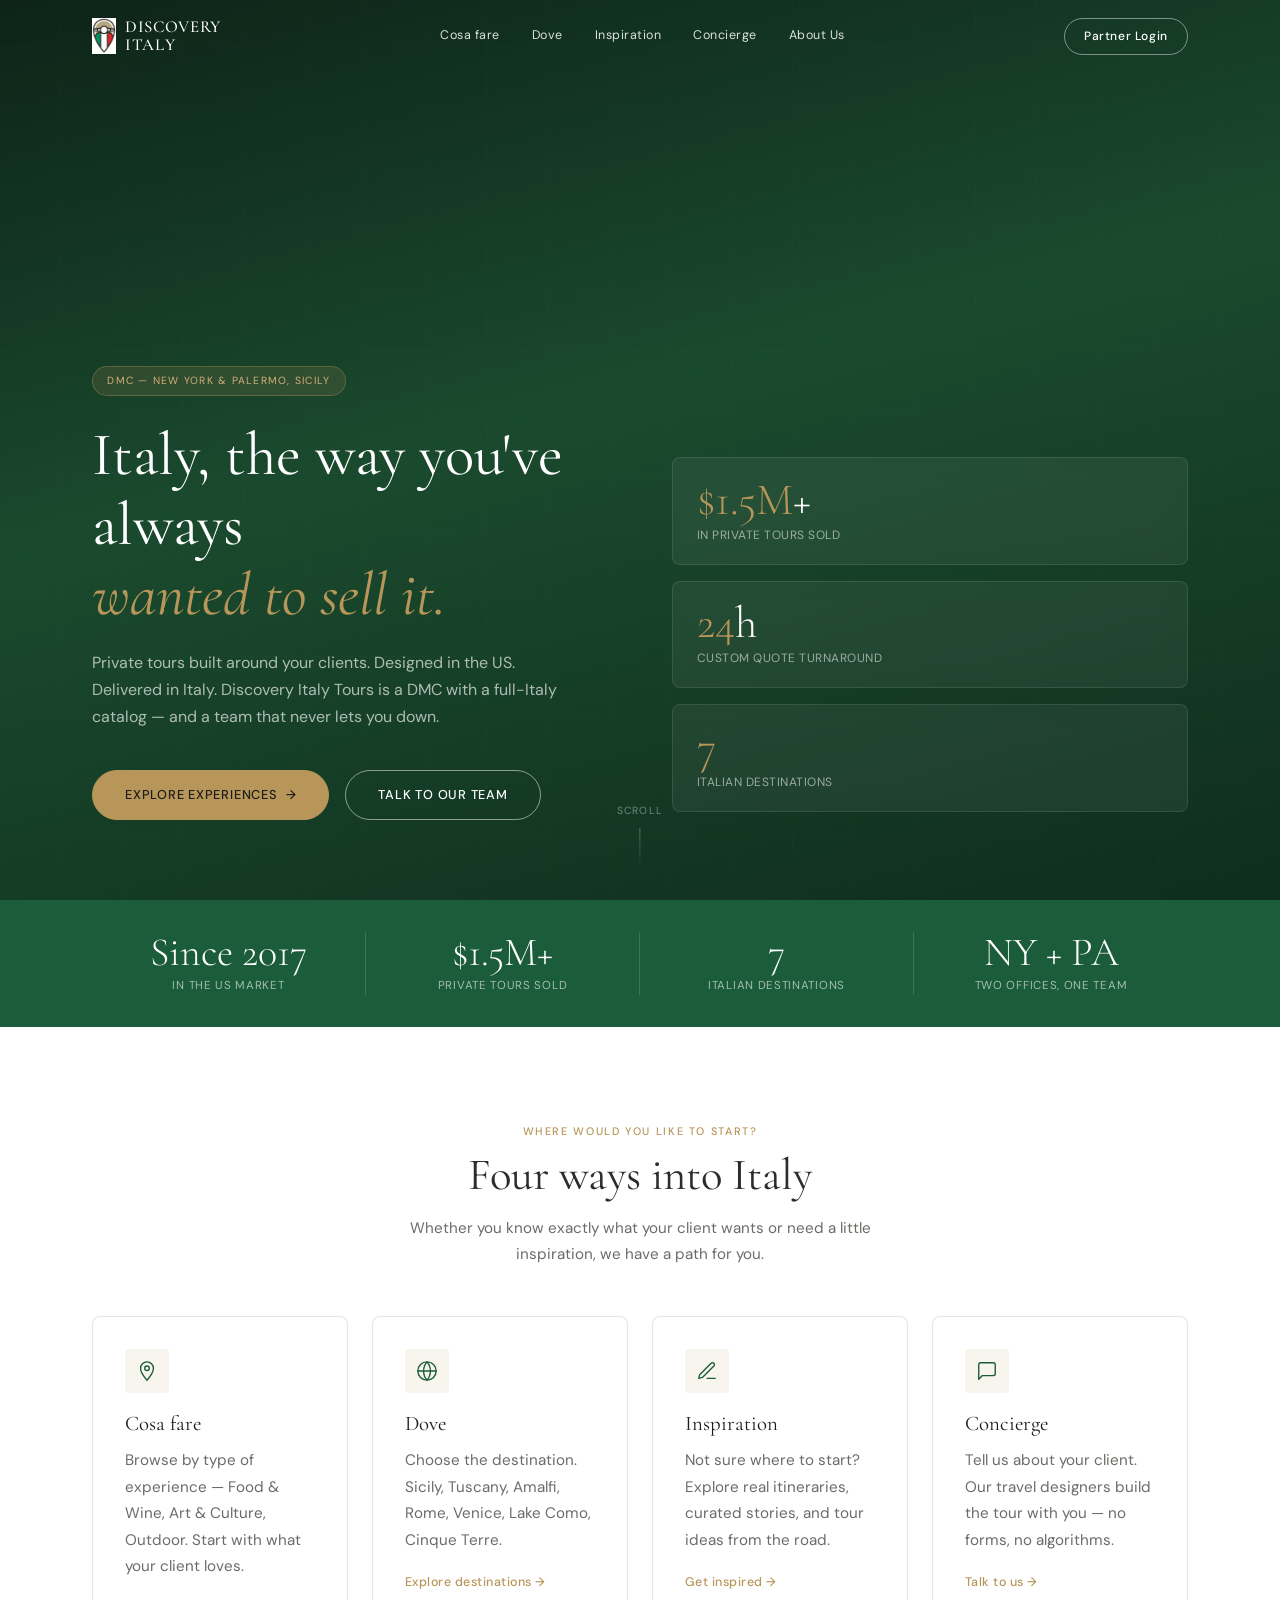
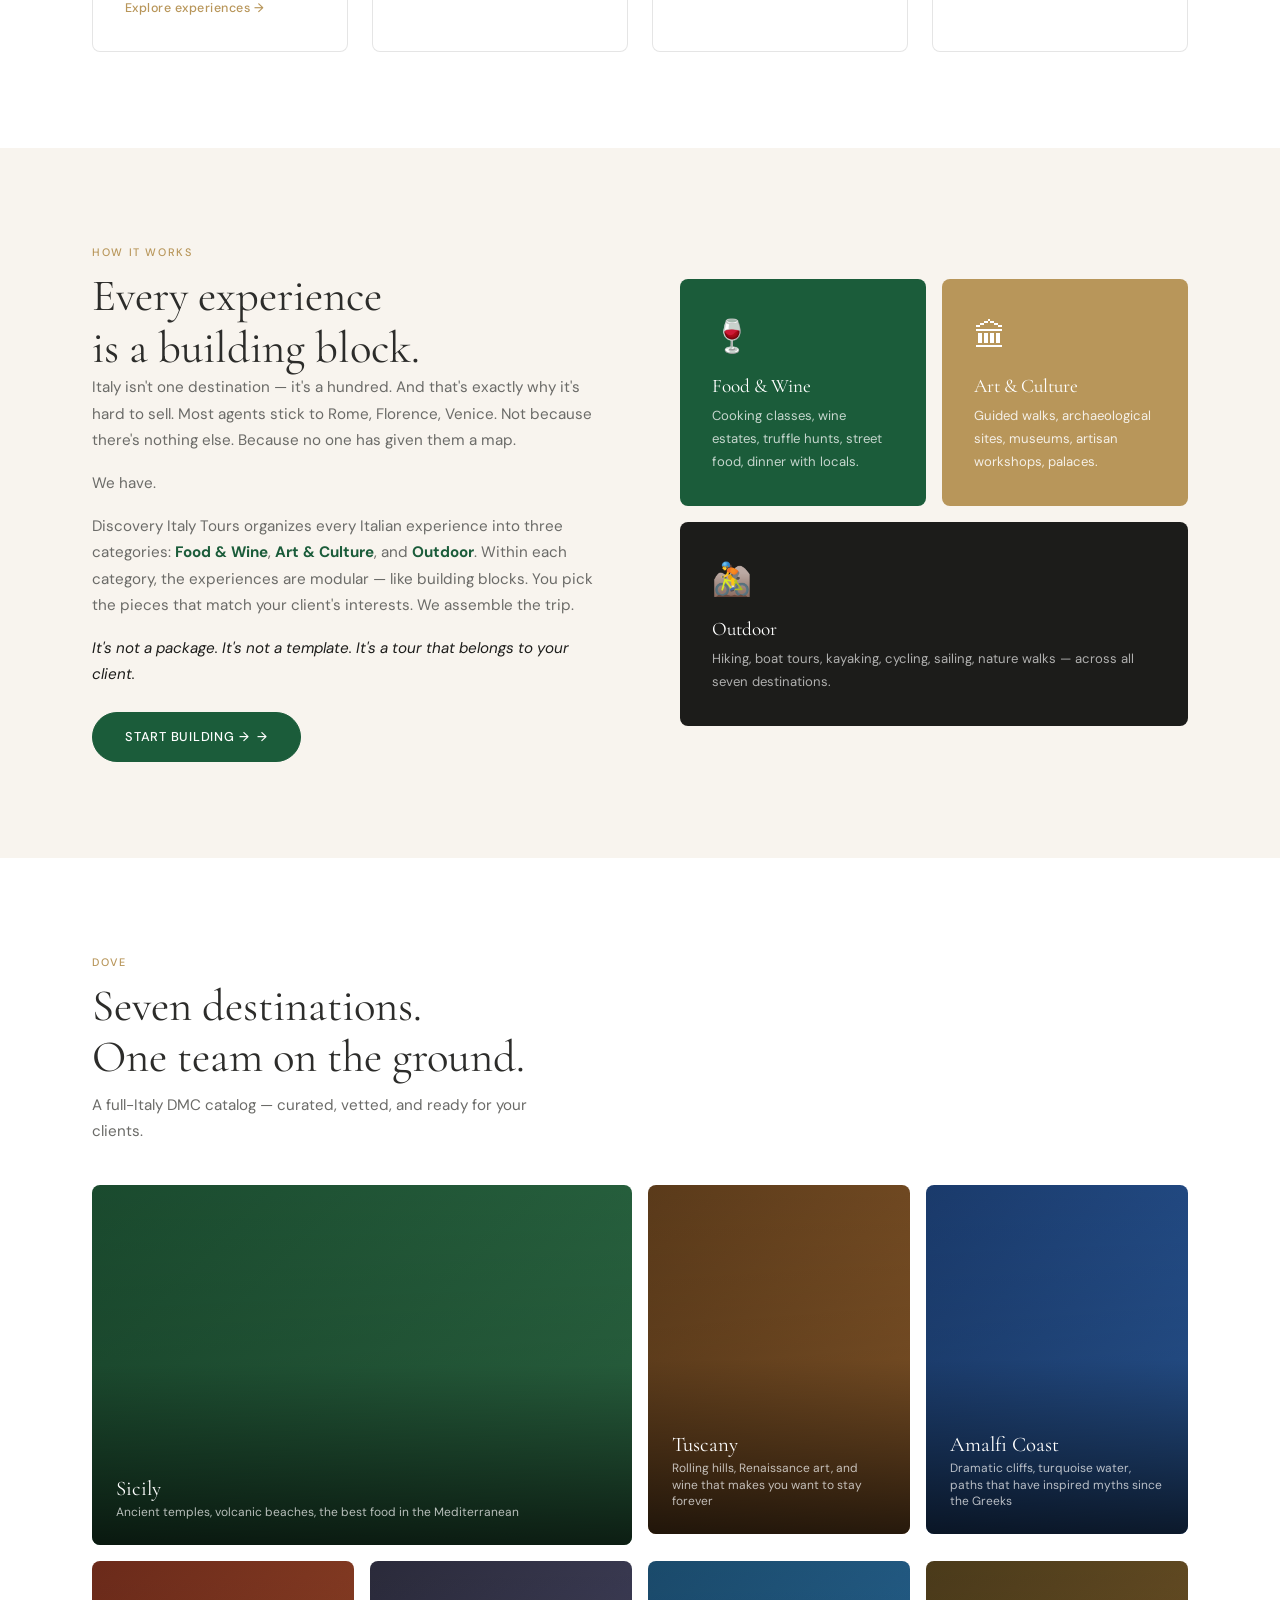
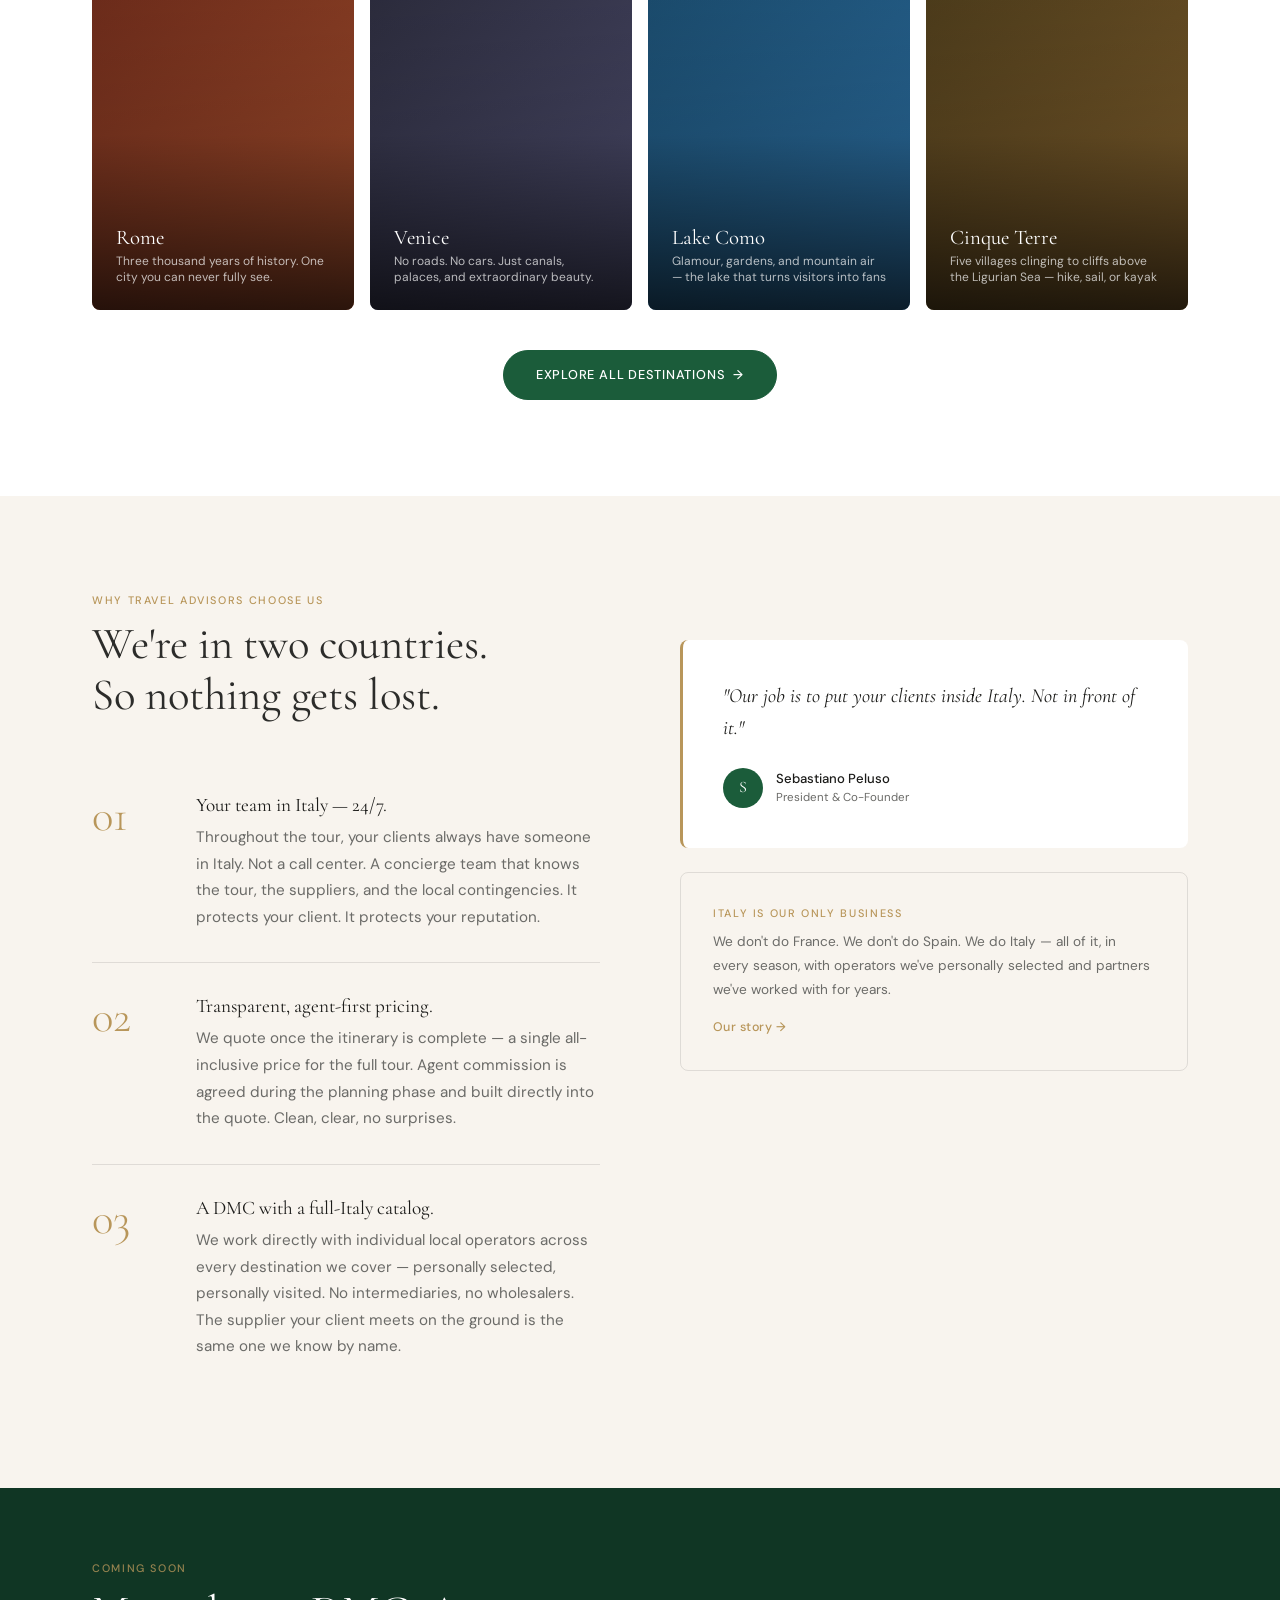
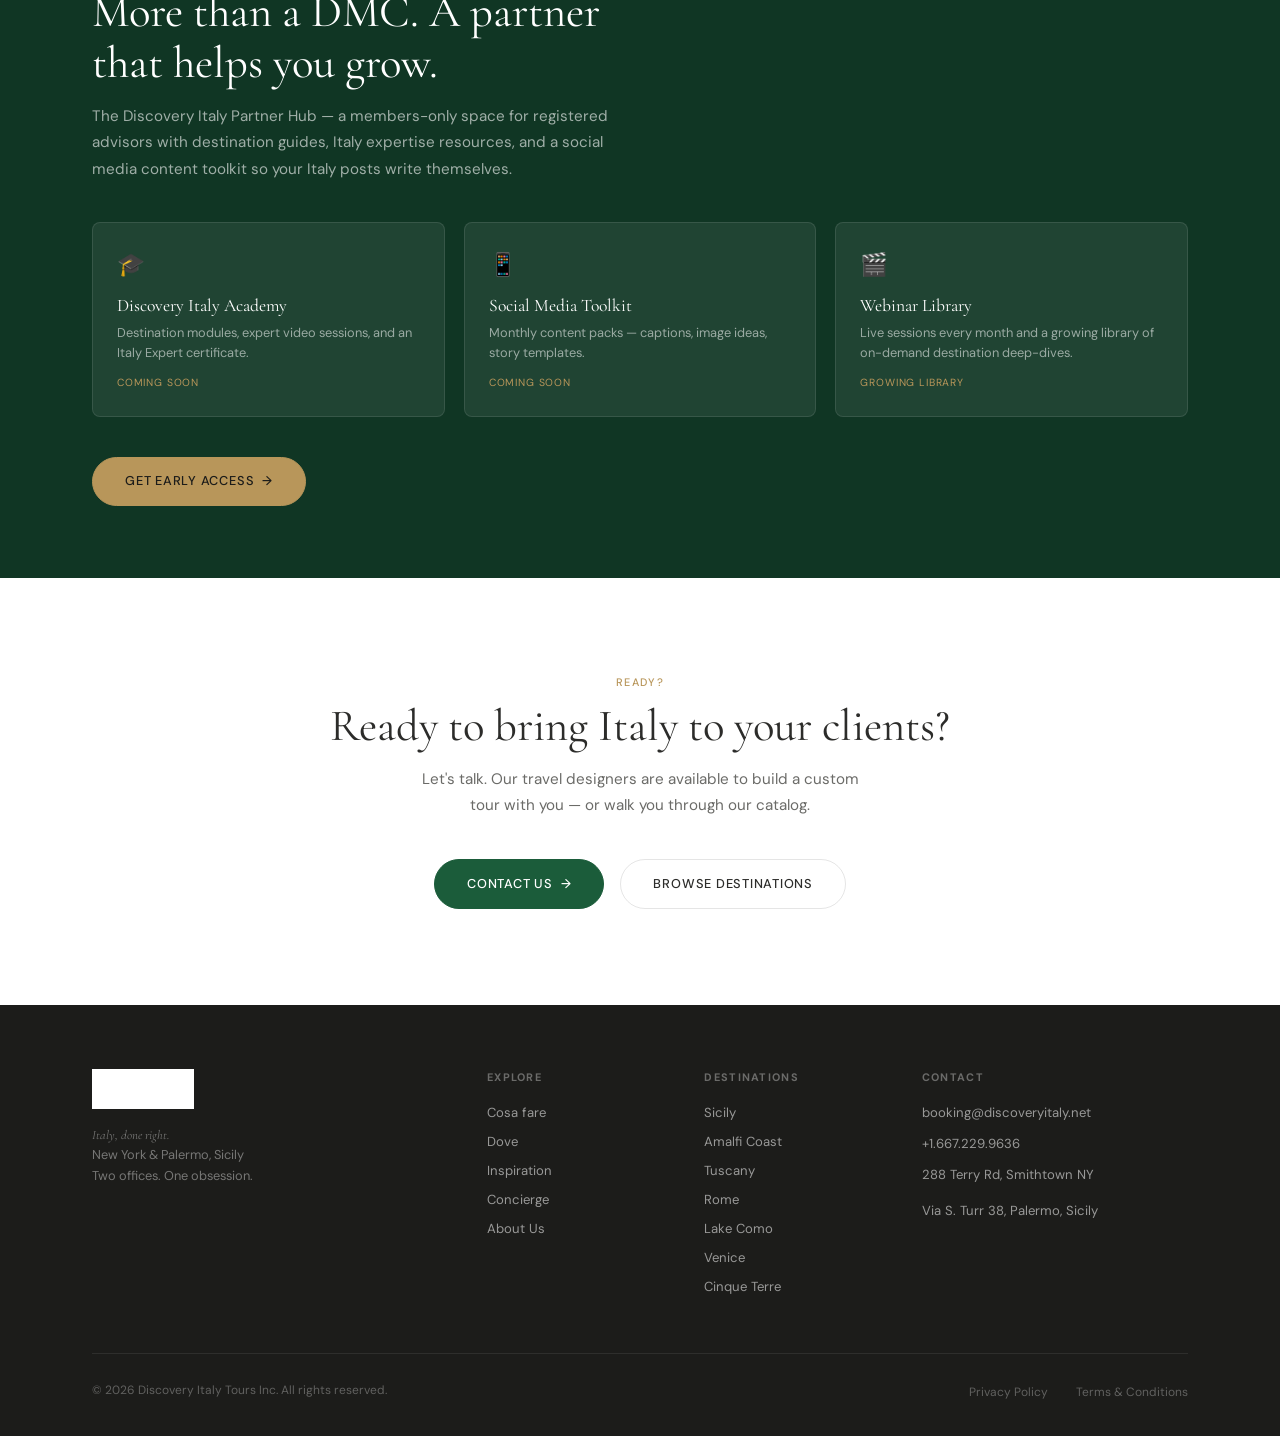
<file: index.html>
<!DOCTYPE html>
<html lang="en">
<head>
  <meta charset="UTF-8" />
  <meta name="viewport" content="width=device-width, initial-scale=1.0" />
  <title>Discovery Italy Tours — Italy, the way you've always wanted to sell it</title>
  <meta name="description" content="Discovery Italy Tours connects US travel advisors with authentic boutique Italian experiences. A DMC with a full-Italy catalog. Your team in New York and Palermo." />
  <link rel="stylesheet" href="css/style.css" />
</head>
<body>

  <nav class="nav" id="nav">
    <div class="nav-inner">
      <a href="index.html" class="nav-logo">
        <img src="logo-icon.jpg" alt="Discovery Italy Tours" />
        <span class="nav-logo-wordmark">DISCOVERY<br>ITALY</span>
      </a>
      <div class="nav-links">
        <a href="experiences.html">Cosa fare</a>
        <a href="destinations.html">Dove</a>
        <a href="inspiration.html">Inspiration</a>
        <a href="concierge.html">Concierge</a>
        <a href="about.html">About Us</a>
      </div>
      <a href="partner-hub.html" class="nav-login">Partner Login</a>
      <button class="nav-hamburger" aria-label="Menu">
        <span></span><span></span><span></span>
      </button>
    </div>
  </nav>

  <!-- HERO -->
  <section class="hero">
    <div class="hero-bg"></div>
    <div class="hero-texture"></div>
    <div class="hero-content">
      <div class="hero-left">
        <div class="hero-badge">
          <span>DMC — NEW YORK &amp; PALERMO, SICILY</span>
        </div>
        <h1>Italy, the way you've always<br><em>wanted to sell it.</em></h1>
        <p class="hero-sub">Private tours built around your clients. Designed in the US. Delivered in Italy. Discovery Italy Tours is a DMC with a full-Italy catalog — and a team that never lets you down.</p>
        <div class="hero-ctas">
          <a href="experiences.html" class="btn btn-primary btn-arrow">Explore experiences</a>
          <a href="concierge.html" class="btn btn-outline">Talk to our team</a>
        </div>
      </div>
      <div class="hero-right">
        <div class="hero-stat-card">
          <div class="num"><em>$1.5M</em>+</div>
          <div class="label">IN PRIVATE TOURS SOLD</div>
        </div>
        <div class="hero-stat-card">
          <div class="num"><em>24</em>h</div>
          <div class="label">CUSTOM QUOTE TURNAROUND</div>
        </div>
        <div class="hero-stat-card">
          <div class="num"><em>7</em></div>
          <div class="label">ITALIAN DESTINATIONS</div>
        </div>
      </div>
    </div>
    <div class="hero-scroll">SCROLL</div>
  </section>

  <!-- STATS BAR -->
  <div class="stats-bar">
    <div class="stats-bar-inner">
      <div class="stat-item">
        <div class="stat-num">Since 2017</div>
        <div class="stat-label">IN THE US MARKET</div>
      </div>
      <div class="stat-item">
        <div class="stat-num">$1.5M+</div>
        <div class="stat-label">PRIVATE TOURS SOLD</div>
      </div>
      <div class="stat-item">
        <div class="stat-num">7</div>
        <div class="stat-label">ITALIAN DESTINATIONS</div>
      </div>
      <div class="stat-item">
        <div class="stat-num">NY + PA</div>
        <div class="stat-label">TWO OFFICES, ONE TEAM</div>
      </div>
    </div>
  </div>

  <!-- FOUR ENTRY DOORS -->
  <section class="section">
    <div class="container">
      <div class="text-center mb-4">
        <span class="eyebrow">Where would you like to start?</span>
        <h2>Four ways into Italy</h2>
        <p style="max-width:520px;margin:0.8rem auto 3rem;">Whether you know exactly what your client wants or need a little inspiration, we have a path for you.</p>
      </div>
      <div class="three-cards" style="grid-template-columns:repeat(4,1fr);">
        <div class="card fade-up">
          <div class="card-icon">
            <svg viewBox="0 0 24 24"><path d="M12 2C8.13 2 5 5.13 5 9c0 5.25 7 13 7 13s7-7.75 7-13c0-3.87-3.13-7-7-7z"/><circle cx="12" cy="9" r="2.5"/></svg>
          </div>
          <h3>Cosa fare</h3>
          <p>Browse by type of experience — Food &amp; Wine, Art &amp; Culture, Outdoor. Start with what your client loves.</p>
          <a href="experiences.html" class="card-link">Explore experiences →</a>
        </div>
        <div class="card fade-up">
          <div class="card-icon">
            <svg viewBox="0 0 24 24"><circle cx="12" cy="12" r="10"/><path d="M2 12h20M12 2a15.3 15.3 0 010 20M12 2a15.3 15.3 0 000 20"/></svg>
          </div>
          <h3>Dove</h3>
          <p>Choose the destination. Sicily, Tuscany, Amalfi, Rome, Venice, Lake Como, Cinque Terre.</p>
          <a href="destinations.html" class="card-link">Explore destinations →</a>
        </div>
        <div class="card fade-up">
          <div class="card-icon">
            <svg viewBox="0 0 24 24"><path d="M12 20h9M16.5 3.5a2.121 2.121 0 013 3L7 19l-4 1 1-4L16.5 3.5z"/></svg>
          </div>
          <h3>Inspiration</h3>
          <p>Not sure where to start? Explore real itineraries, curated stories, and tour ideas from the road.</p>
          <a href="inspiration.html" class="card-link">Get inspired →</a>
        </div>
        <div class="card fade-up">
          <div class="card-icon">
            <svg viewBox="0 0 24 24"><path d="M21 15a2 2 0 01-2 2H7l-4 4V5a2 2 0 012-2h14a2 2 0 012 2z"/></svg>
          </div>
          <h3>Concierge</h3>
          <p>Tell us about your client. Our travel designers build the tour with you — no forms, no algorithms.</p>
          <a href="concierge.html" class="card-link">Talk to us →</a>
        </div>
      </div>
    </div>
  </section>

  <!-- LEGO METAPHOR -->
  <section class="section bg-cream">
    <div class="container">
      <div style="display:grid;grid-template-columns:1fr 1fr;gap:5rem;align-items:center;">
        <div>
          <span class="eyebrow">How it works</span>
          <h2>Every experience<br>is a building block.</h2>
          <p>Italy isn't one destination — it's a hundred. And that's exactly why it's hard to sell. Most agents stick to Rome, Florence, Venice. Not because there's nothing else. Because no one has given them a map.</p>
          <p style="margin-top:1rem;">We have.</p>
          <p style="margin-top:1rem;">Discovery Italy Tours organizes every Italian experience into three categories: <strong style="color:var(--green);">Food &amp; Wine</strong>, <strong style="color:var(--green);">Art &amp; Culture</strong>, and <strong style="color:var(--green);">Outdoor</strong>. Within each category, the experiences are modular — like building blocks. You pick the pieces that match your client's interests. We assemble the trip.</p>
          <p style="margin-top:1rem;font-style:italic;color:var(--dark);">It's not a package. It's not a template. It's a tour that belongs to your client.</p>
          <a href="experiences.html" class="btn btn-green btn-arrow" style="margin-top:1.5rem;display:inline-flex;">Start building →</a>
        </div>
        <div style="display:grid;grid-template-columns:1fr 1fr;gap:1rem;">
          <div style="background:var(--green);border-radius:var(--radius-lg);padding:2rem;color:white;">
            <div style="font-size:2rem;margin-bottom:0.8rem;">🍷</div>
            <h4 style="color:white;margin-bottom:0.5rem;">Food &amp; Wine</h4>
            <p style="font-size:0.82rem;color:rgba(255,255,255,0.75);margin:0;">Cooking classes, wine estates, truffle hunts, street food, dinner with locals.</p>
          </div>
          <div style="background:var(--gold);border-radius:var(--radius-lg);padding:2rem;color:white;">
            <div style="font-size:2rem;margin-bottom:0.8rem;">🏛</div>
            <h4 style="color:white;margin-bottom:0.5rem;">Art &amp; Culture</h4>
            <p style="font-size:0.82rem;color:rgba(255,255,255,0.85);margin:0;">Guided walks, archaeological sites, museums, artisan workshops, palaces.</p>
          </div>
          <div style="background:var(--dark);border-radius:var(--radius-lg);padding:2rem;color:white;grid-column:1/-1;">
            <div style="font-size:2rem;margin-bottom:0.8rem;">🚵</div>
            <h4 style="color:white;margin-bottom:0.5rem;">Outdoor</h4>
            <p style="font-size:0.82rem;color:rgba(255,255,255,0.65);margin:0;">Hiking, boat tours, kayaking, cycling, sailing, nature walks — across all seven destinations.</p>
          </div>
        </div>
      </div>
    </div>
  </section>

  <!-- DESTINATIONS -->
  <section class="section">
    <div class="container">
      <span class="eyebrow">Dove</span>
      <h2 style="margin-bottom:0.5rem;">Seven destinations.<br>One team on the ground.</h2>
      <p style="max-width:460px;margin-bottom:2.5rem;">A full-Italy DMC catalog — curated, vetted, and ready for your clients.</p>
      <div class="dest-grid">
        <a href="sicily.html" class="dest-tile">
          <div class="dest-tile-bg dest-bg-sicily"></div>
          <div class="dest-tile-overlay"></div>
          <div class="dest-tile-content">
            <h3>Sicily</h3>
            <p>Ancient temples, volcanic beaches, the best food in the Mediterranean</p>
          </div>
          <div class="dest-tile-arrow">→</div>
        </a>
        <a href="destinations.html#tuscany" class="dest-tile">
          <div class="dest-tile-bg dest-bg-tuscany"></div>
          <div class="dest-tile-overlay"></div>
          <div class="dest-tile-content">
            <h3>Tuscany</h3>
            <p>Rolling hills, Renaissance art, and wine that makes you want to stay forever</p>
          </div>
          <div class="dest-tile-arrow">→</div>
        </a>
        <a href="destinations.html#amalfi" class="dest-tile">
          <div class="dest-tile-bg dest-bg-amalfi"></div>
          <div class="dest-tile-overlay"></div>
          <div class="dest-tile-content">
            <h3>Amalfi Coast</h3>
            <p>Dramatic cliffs, turquoise water, paths that have inspired myths since the Greeks</p>
          </div>
          <div class="dest-tile-arrow">→</div>
        </a>
        <a href="destinations.html#rome" class="dest-tile">
          <div class="dest-tile-bg dest-bg-rome"></div>
          <div class="dest-tile-overlay"></div>
          <div class="dest-tile-content">
            <h3>Rome</h3>
            <p>Three thousand years of history. One city you can never fully see.</p>
          </div>
          <div class="dest-tile-arrow">→</div>
        </a>
        <a href="destinations.html#venice" class="dest-tile">
          <div class="dest-tile-bg dest-bg-milan"></div>
          <div class="dest-tile-overlay"></div>
          <div class="dest-tile-content">
            <h3>Venice</h3>
            <p>No roads. No cars. Just canals, palaces, and extraordinary beauty.</p>
          </div>
          <div class="dest-tile-arrow">→</div>
        </a>
        <a href="destinations.html#como" class="dest-tile">
          <div class="dest-tile-bg dest-bg-como"></div>
          <div class="dest-tile-overlay"></div>
          <div class="dest-tile-content">
            <h3>Lake Como</h3>
            <p>Glamour, gardens, and mountain air — the lake that turns visitors into fans</p>
          </div>
          <div class="dest-tile-arrow">→</div>
        </a>
        <a href="destinations.html#cinqueterre" class="dest-tile">
          <div class="dest-tile-bg dest-bg-food"></div>
          <div class="dest-tile-overlay"></div>
          <div class="dest-tile-content">
            <h3>Cinque Terre</h3>
            <p>Five villages clinging to cliffs above the Ligurian Sea — hike, sail, or kayak</p>
          </div>
          <div class="dest-tile-arrow">→</div>
        </a>
      </div>
      <div style="text-align:center;margin-top:2.5rem;">
        <a href="destinations.html" class="btn btn-green btn-arrow">Explore all destinations</a>
      </div>
    </div>
  </section>

  <!-- WHY US / PROOF POINTS -->
  <section class="section bg-cream">
    <div class="container">
      <div style="display:grid;grid-template-columns:1fr 1fr;gap:5rem;align-items:start;">
        <div>
          <span class="eyebrow">Why travel advisors choose us</span>
          <h2 style="margin-bottom:2.5rem;">We're in two countries.<br>So nothing gets lost.</h2>
          <div class="proof-item fade-up">
            <div class="proof-num">01</div>
            <div>
              <h3>Your team in Italy — 24/7.</h3>
              <p>Throughout the tour, your clients always have someone in Italy. Not a call center. A concierge team that knows the tour, the suppliers, and the local contingencies. It protects your client. It protects your reputation.</p>
            </div>
          </div>
          <div class="proof-item fade-up">
            <div class="proof-num">02</div>
            <div>
              <h3>Transparent, agent-first pricing.</h3>
              <p>We quote once the itinerary is complete — a single all-inclusive price for the full tour. Agent commission is agreed during the planning phase and built directly into the quote. Clean, clear, no surprises.</p>
            </div>
          </div>
          <div class="proof-item fade-up">
            <div class="proof-num">03</div>
            <div>
              <h3>A DMC with a full-Italy catalog.</h3>
              <p>We work directly with individual local operators across every destination we cover — personally selected, personally visited. No intermediaries, no wholesalers. The supplier your client meets on the ground is the same one we know by name.</p>
            </div>
          </div>
        </div>
        <div style="padding-top:3rem;">
          <div style="background:var(--white);border-radius:var(--radius-lg);padding:2.5rem;border-left:3px solid var(--gold);">
            <p style="font-family:var(--font-display);font-size:1.25rem;font-style:italic;color:var(--dark);line-height:1.6;margin-bottom:1.5rem;">"Our job is to put your clients inside Italy. Not in front of it."</p>
            <div style="display:flex;align-items:center;gap:0.8rem;">
              <div style="width:40px;height:40px;border-radius:50%;background:var(--green);display:flex;align-items:center;justify-content:center;color:white;font-family:var(--font-display);font-size:1rem;">S</div>
              <div>
                <div style="font-size:0.82rem;font-weight:500;color:var(--dark);">Sebastiano Peluso</div>
                <div style="font-size:0.72rem;color:var(--text-muted);">President &amp; Co-Founder</div>
              </div>
            </div>
          </div>
          <div style="margin-top:1.5rem;padding:2rem;border:1px solid var(--border);border-radius:var(--radius-lg);">
            <span class="eyebrow" style="margin-bottom:0.5rem;">Italy is our only business</span>
            <p style="font-size:0.85rem;">We don't do France. We don't do Spain. We do Italy — all of it, in every season, with operators we've personally selected and partners we've worked with for years.</p>
            <a href="about.html" class="card-link" style="margin-top:1rem;display:flex;">Our story →</a>
          </div>
        </div>
      </div>
    </div>
  </section>

  <!-- PARTNER HUB BANNER -->
  <div class="hub-banner">
    <div class="hub-banner-inner">
      <span class="eyebrow" style="color:rgba(184,150,90,0.8);">Coming soon</span>
      <h2>More than a DMC. A partner<br>that helps you grow.</h2>
      <p>The Discovery Italy Partner Hub — a members-only space for registered advisors with destination guides, Italy expertise resources, and a social media content toolkit so your Italy posts write themselves.</p>
      <div class="hub-cards-grid">
        <div class="hub-card">
          <div class="hub-card-icon">🎓</div>
          <h4>Discovery Italy Academy</h4>
          <p>Destination modules, expert video sessions, and an Italy Expert certificate.</p>
          <span class="coming">COMING SOON</span>
        </div>
        <div class="hub-card">
          <div class="hub-card-icon">📱</div>
          <h4>Social Media Toolkit</h4>
          <p>Monthly content packs — captions, image ideas, story templates.</p>
          <span class="coming">COMING SOON</span>
        </div>
        <div class="hub-card">
          <div class="hub-card-icon">🎬</div>
          <h4>Webinar Library</h4>
          <p>Live sessions every month and a growing library of on-demand destination deep-dives.</p>
          <span class="coming">GROWING LIBRARY</span>
        </div>
      </div>
      <a href="partner-hub.html" class="btn btn-primary btn-arrow">Get early access</a>
    </div>
  </div>

  <!-- FINAL CTA -->
  <section class="section text-center">
    <div class="container-narrow">
      <span class="eyebrow">Ready?</span>
      <h2>Ready to bring Italy to your clients?</h2>
      <p style="margin:0.8rem auto 2.5rem;max-width:460px;">Let's talk. Our travel designers are available to build a custom tour with you — or walk you through our catalog.</p>
      <div style="display:flex;gap:1rem;justify-content:center;flex-wrap:wrap;">
        <a href="concierge.html" class="btn btn-green btn-arrow">Contact us</a>
        <a href="destinations.html" class="btn btn-outline-dark">Browse destinations</a>
      </div>
    </div>
  </section>

  <!-- FOOTER -->
  <footer class="site-footer">
    <div class="container">
      <div class="footer-grid">
        <div class="footer-brand">
          <img src="logo-horizontal.jpg" alt="Discovery Italy Tours" />
          <p class="footer-tagline">Italy, done right.</p>
          <p>New York &amp; Palermo, Sicily<br>Two offices. One obsession.</p>
        </div>
        <div class="footer-col">
          <h5>EXPLORE</h5>
          <a href="experiences.html">Cosa fare</a>
          <a href="destinations.html">Dove</a>
          <a href="inspiration.html">Inspiration</a>
          <a href="concierge.html">Concierge</a>
          <a href="about.html">About Us</a>
        </div>
        <div class="footer-col">
          <h5>DESTINATIONS</h5>
          <a href="sicily.html">Sicily</a>
          <a href="destinations.html#amalfi">Amalfi Coast</a>
          <a href="destinations.html#tuscany">Tuscany</a>
          <a href="destinations.html#rome">Rome</a>
          <a href="destinations.html#como">Lake Como</a>
          <a href="destinations.html#venice">Venice</a>
          <a href="destinations.html#cinqueterre">Cinque Terre</a>
        </div>
        <div class="footer-col">
          <h5>CONTACT</h5>
          <p>booking@discoveryitaly.net</p>
          <p>+1.667.229.9636</p>
          <p>288 Terry Rd, Smithtown NY</p>
          <p style="margin-top:0.8rem;">Via S. Turr 38, Palermo, Sicily</p>
        </div>
      </div>
      <div class="footer-bottom">
        <p>© 2026 Discovery Italy Tours Inc. All rights reserved.</p>
        <div>
          <a href="#">Privacy Policy</a>
          <a href="#">Terms &amp; Conditions</a>
        </div>
      </div>
    </div>
  </footer>

  <script src="js/main.js"></script>
</body>
</html>
</file>
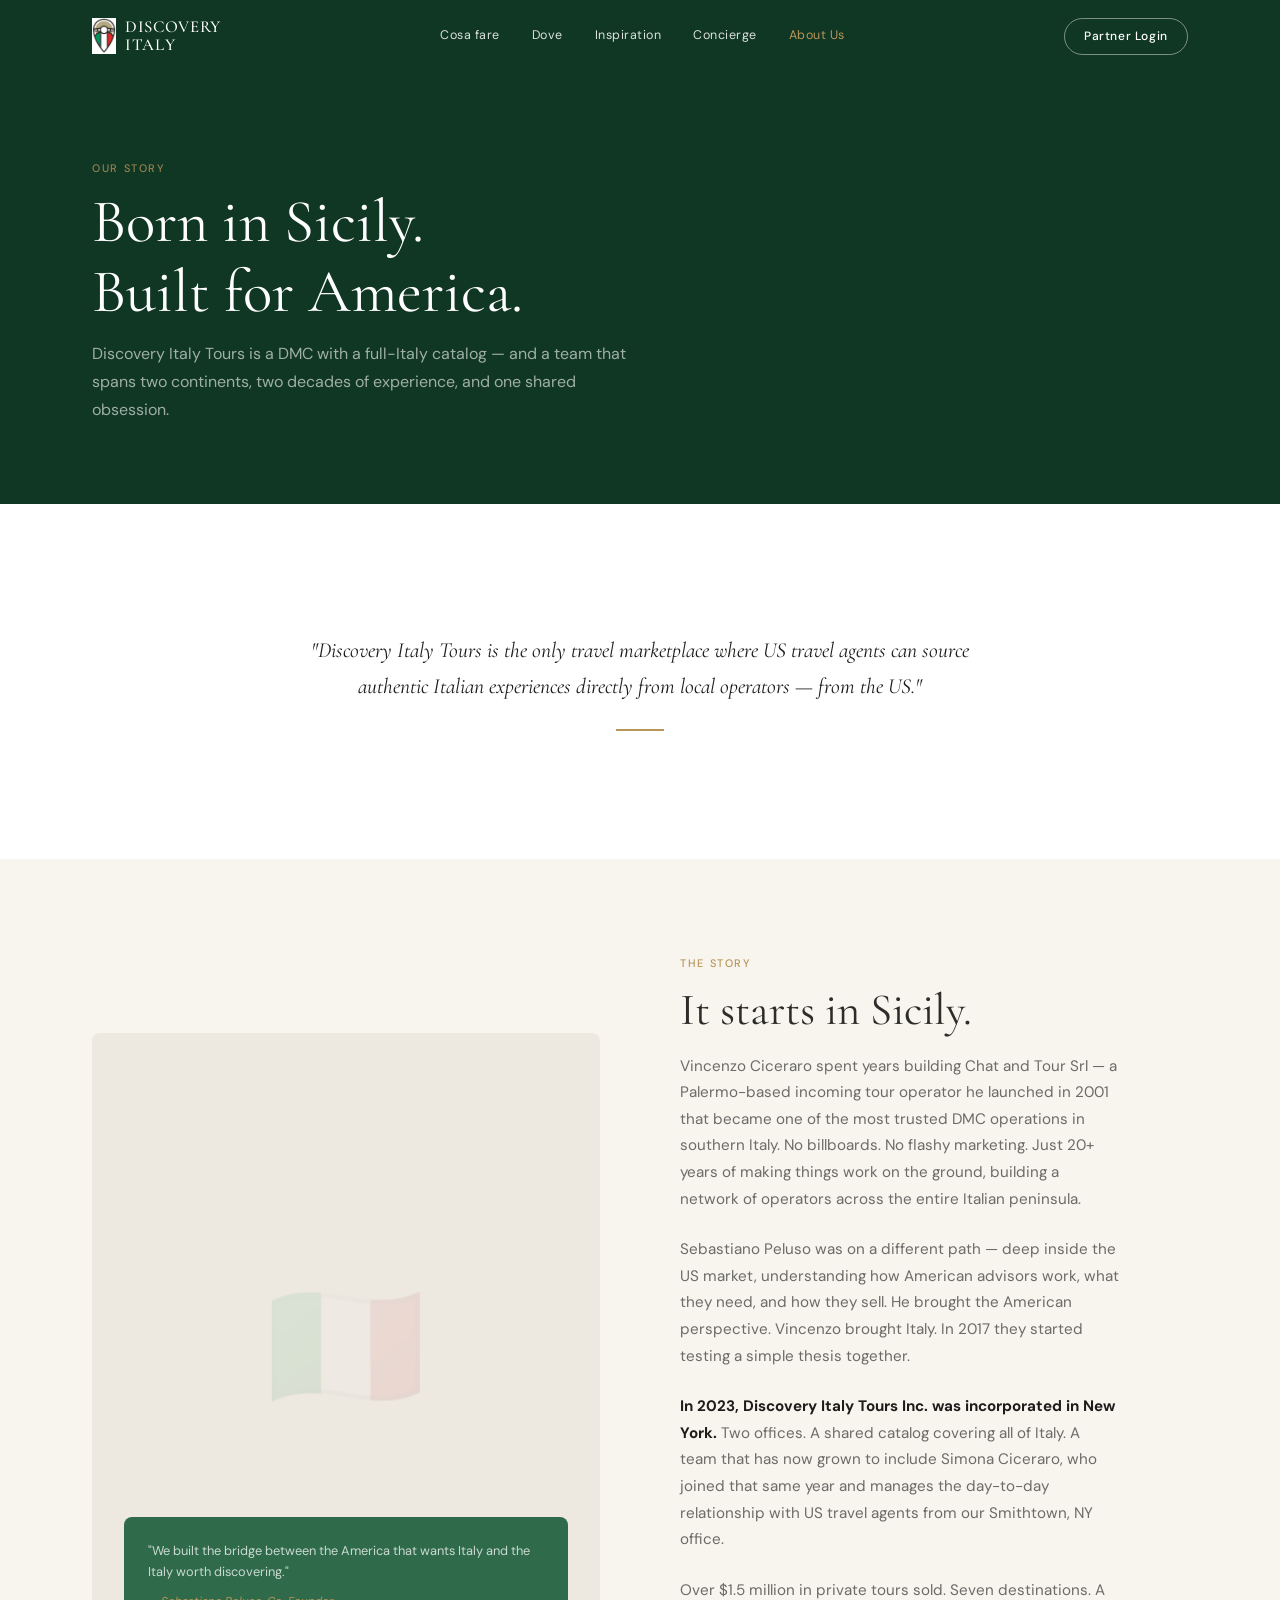
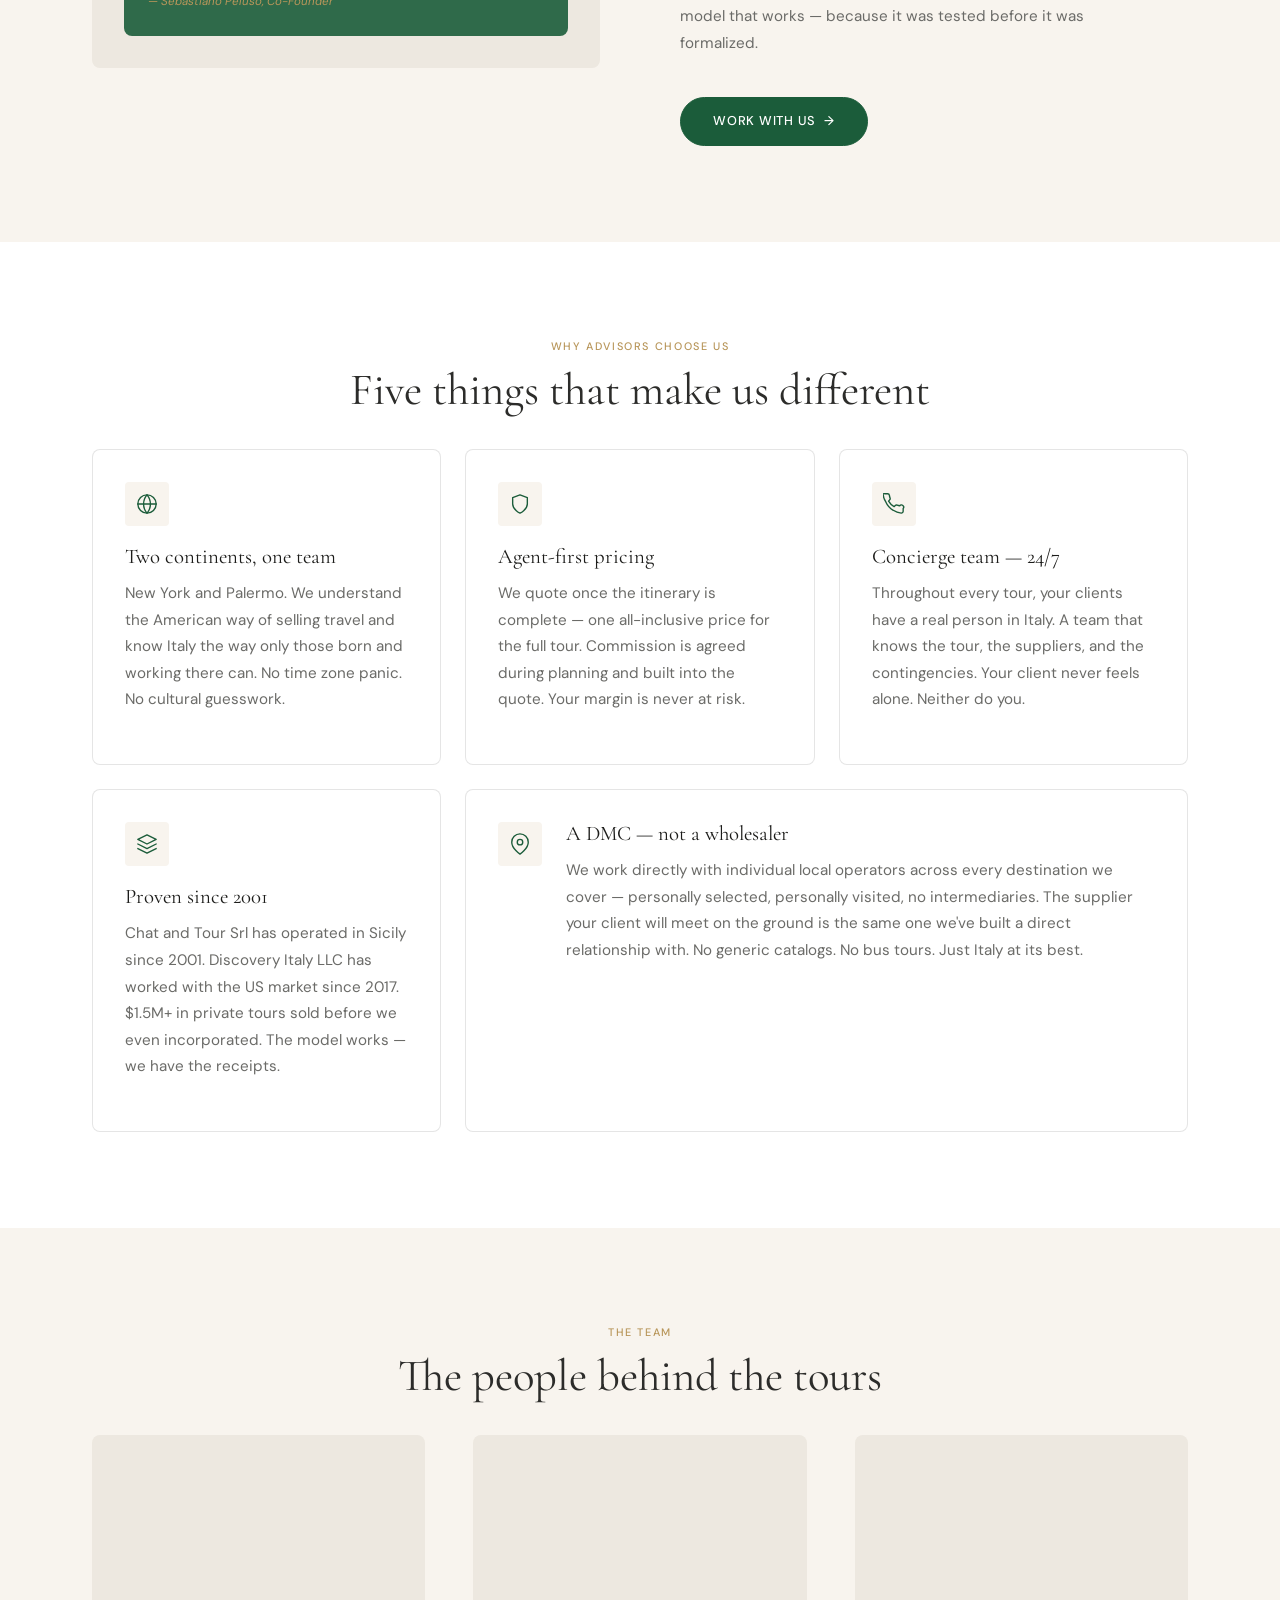
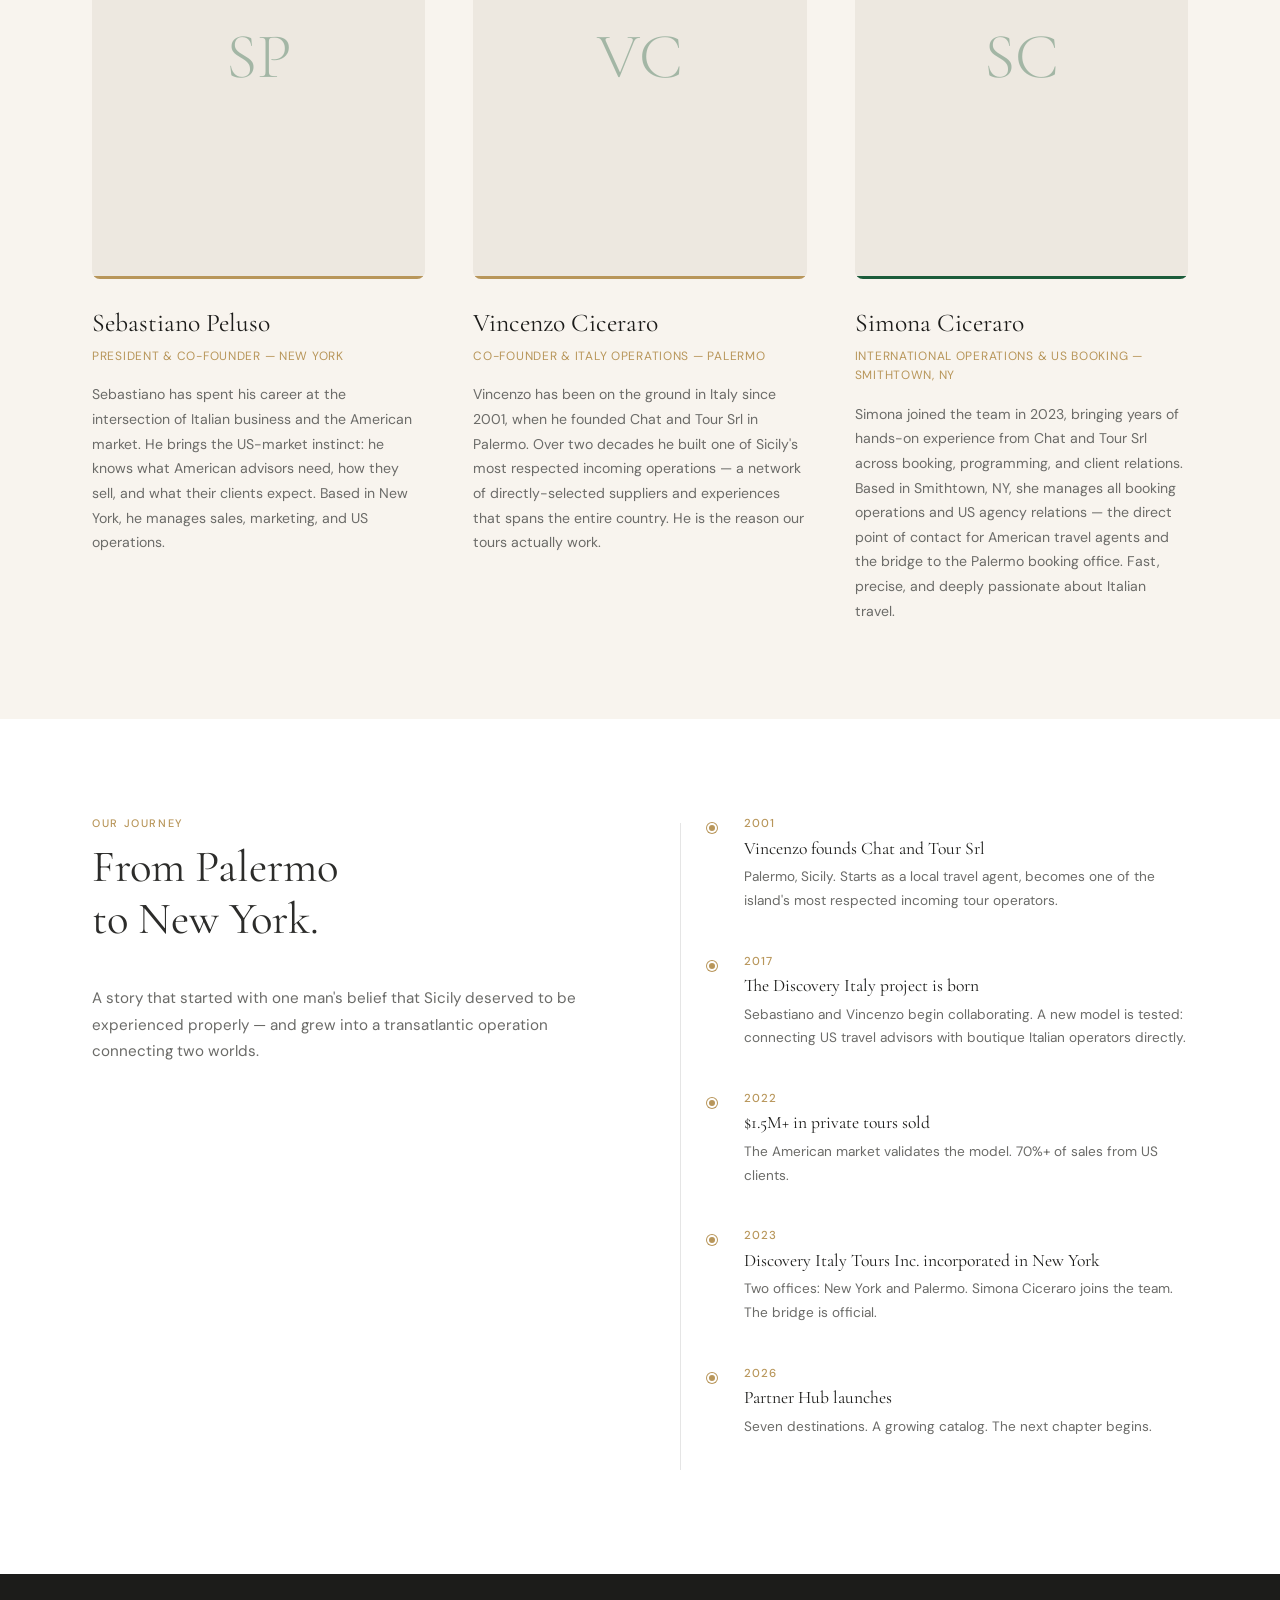
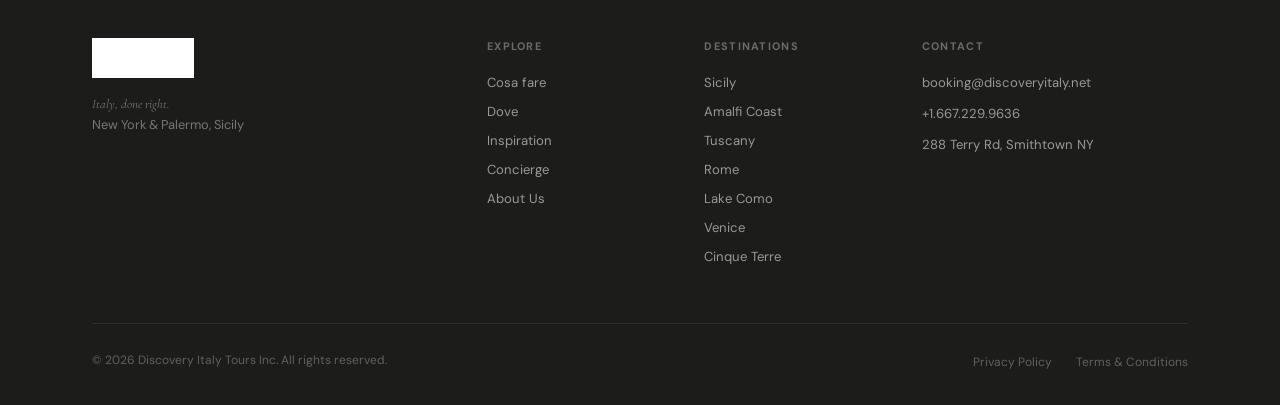
<file: about.html>
<!DOCTYPE html>
<html lang="en">
<head>
  <meta charset="UTF-8" />
  <meta name="viewport" content="width=device-width, initial-scale=1.0" />
  <title>About Us — Discovery Italy Tours</title>
  <meta name="description" content="The story of Discovery Italy Tours — a DMC born in Sicily in 2001, built for America. Three people, two continents, one obsession." />
  <link rel="stylesheet" href="css/style.css" />
</head>
<body>

  <nav class="nav" id="nav">
    <div class="nav-inner">
      <a href="index.html" class="nav-logo">
        <img src="logo-icon.jpg" alt="Discovery Italy Tours" />
        <span class="nav-logo-wordmark">DISCOVERY<br>ITALY</span>
      </a>
      <div class="nav-links">
        <a href="experiences.html">Cosa fare</a>
        <a href="destinations.html">Dove</a>
        <a href="inspiration.html">Inspiration</a>
        <a href="concierge.html">Concierge</a>
        <a href="about.html" class="active">About Us</a>
      </div>
      <a href="partner-hub.html" class="nav-login">Partner Login</a>
    </div>
  </nav>

  <!-- HERO -->
  <section class="page-hero">
    <div class="container">
      <span class="eyebrow" style="color:rgba(184,150,90,0.8);">Our story</span>
      <h1>Born in Sicily.<br>Built for America.</h1>
      <p>Discovery Italy Tours is a DMC with a full-Italy catalog — and a team that spans two continents, two decades of experience, and one shared obsession.</p>
    </div>
  </section>

  <!-- MISSION -->
  <section class="section">
    <div class="container">
      <div style="max-width:680px;margin:0 auto;text-align:center;padding:2rem 0;">
        <p style="font-family:var(--font-display);font-size:1.35rem;font-style:italic;color:var(--dark);line-height:1.7;margin-bottom:1.5rem;">"Discovery Italy Tours is the only travel marketplace where US travel agents can source authentic Italian experiences directly from local operators — from the US."</p>
        <div style="width:3rem;height:2px;background:var(--gold);margin:0 auto;"></div>
      </div>
    </div>
  </section>

  <!-- OUR STORY -->
  <section class="section bg-cream">
    <div class="container">
      <div class="split">
        <div class="split-img">
          <div class="split-img-decoration">🇮🇹</div>
          <div style="position:absolute;bottom:2rem;left:2rem;right:2rem;background:rgba(27,92,58,0.9);border-radius:var(--radius-lg);padding:1.5rem;">
            <p style="color:rgba(255,255,255,0.75);font-size:0.8rem;margin:0;line-height:1.6;">"We built the bridge between the America that wants Italy and the Italy worth discovering."</p>
            <p style="color:var(--gold);font-size:0.72rem;margin-top:0.6rem;font-style:italic;">— Sebastiano Peluso, Co-Founder</p>
          </div>
        </div>
        <div class="split-content">
          <span class="eyebrow">The story</span>
          <h2>It starts in Sicily.</h2>
          <p>Vincenzo Ciceraro spent years building Chat and Tour Srl — a Palermo-based incoming tour operator he launched in 2001 that became one of the most trusted DMC operations in southern Italy. No billboards. No flashy marketing. Just 20+ years of making things work on the ground, building a network of operators across the entire Italian peninsula.</p>
          <p>Sebastiano Peluso was on a different path — deep inside the US market, understanding how American advisors work, what they need, and how they sell. He brought the American perspective. Vincenzo brought Italy. In 2017 they started testing a simple thesis together.</p>
          <p><strong style="color:var(--dark);">In 2023, Discovery Italy Tours Inc. was incorporated in New York.</strong> Two offices. A shared catalog covering all of Italy. A team that has now grown to include Simona Ciceraro, who joined that same year and manages the day-to-day relationship with US travel agents from our Smithtown, NY office.</p>
          <p>Over $1.5 million in private tours sold. Seven destinations. A model that works — because it was tested before it was formalized.</p>
          <a href="concierge.html" class="btn btn-green btn-arrow" style="margin-top:1rem;">Work with us</a>
        </div>
      </div>
    </div>
  </section>

  <!-- 5 DIFFERENTIATORS -->
  <section class="section">
    <div class="container">
      <div class="text-center mb-4">
        <span class="eyebrow">Why advisors choose us</span>
        <h2>Five things that make us different</h2>
      </div>
      <div class="three-cards" style="grid-template-columns:repeat(3,1fr);">
        <div class="card fade-up">
          <div class="card-icon">
            <svg viewBox="0 0 24 24"><circle cx="12" cy="12" r="10"/><path d="M2 12h20"/><path d="M12 2a15.3 15.3 0 010 20M12 2a15.3 15.3 0 000 20"/></svg>
          </div>
          <h3>Two continents, one team</h3>
          <p>New York and Palermo. We understand the American way of selling travel and know Italy the way only those born and working there can. No time zone panic. No cultural guesswork.</p>
        </div>
        <div class="card fade-up">
          <div class="card-icon">
            <svg viewBox="0 0 24 24"><path d="M12 22s8-4 8-10V5l-8-3-8 3v7c0 6 8 10 8 10z"/></svg>
          </div>
          <h3>Agent-first pricing</h3>
          <p>We quote once the itinerary is complete — one all-inclusive price for the full tour. Commission is agreed during planning and built into the quote. Your margin is never at risk.</p>
        </div>
        <div class="card fade-up">
          <div class="card-icon">
            <svg viewBox="0 0 24 24"><path d="M22 16.92v3a2 2 0 01-2.18 2 19.79 19.79 0 01-8.63-3.07A19.5 19.5 0 013.07 9.81a19.79 19.79 0 01-3.07-8.63A2 2 0 012 .82h3a2 2 0 012 1.72c.127.96.361 1.903.7 2.81a2 2 0 01-.45 2.11L6.09 8.91a16 16 0 006 6l1.27-1.27a2 2 0 012.11-.45c.907.339 1.85.573 2.81.7A2 2 0 0122 16.92z"/></svg>
          </div>
          <h3>Concierge team — 24/7</h3>
          <p>Throughout every tour, your clients have a real person in Italy. A team that knows the tour, the suppliers, and the contingencies. Your client never feels alone. Neither do you.</p>
        </div>
        <div class="card fade-up">
          <div class="card-icon">
            <svg viewBox="0 0 24 24"><path d="M12 2L2 7l10 5 10-5-10-5zM2 17l10 5 10-5M2 12l10 5 10-5"/></svg>
          </div>
          <h3>Proven since 2001</h3>
          <p>Chat and Tour Srl has operated in Sicily since 2001. Discovery Italy LLC has worked with the US market since 2017. $1.5M+ in private tours sold before we even incorporated. The model works — we have the receipts.</p>
        </div>
        <div class="card fade-up" style="grid-column:span 2;">
          <div style="display:grid;grid-template-columns:auto 1fr;gap:1.5rem;align-items:start;">
            <div class="card-icon" style="margin:0;">
              <svg viewBox="0 0 24 24"><path d="M21 10c0 7-9 13-9 13s-9-6-9-13a9 9 0 0118 0z"/><circle cx="12" cy="10" r="3"/></svg>
            </div>
            <div>
              <h3>A DMC — not a wholesaler</h3>
              <p>We work directly with individual local operators across every destination we cover — personally selected, personally visited, no intermediaries. The supplier your client will meet on the ground is the same one we've built a direct relationship with. No generic catalogs. No bus tours. Just Italy at its best.</p>
            </div>
          </div>
        </div>
      </div>
    </div>
  </section>

  <!-- TEAM -->
  <section class="section bg-cream">
    <div class="container">
      <div class="text-center mb-4">
        <span class="eyebrow">The team</span>
        <h2>The people behind the tours</h2>
      </div>
      <div class="founders-grid" style="grid-template-columns:repeat(3,1fr);">
        <div class="founder-card fade-up">
          <div class="founder-photo">
            <div class="founder-initials">SP</div>
            <div style="position:absolute;bottom:0;left:0;right:0;height:3px;background:var(--gold);"></div>
          </div>
          <div class="founder-name">Sebastiano Peluso</div>
          <div class="founder-title">PRESIDENT &amp; CO-FOUNDER — NEW YORK</div>
          <p class="founder-bio">Sebastiano has spent his career at the intersection of Italian business and the American market. He brings the US-market instinct: he knows what American advisors need, how they sell, and what their clients expect. Based in New York, he manages sales, marketing, and US operations.</p>
        </div>
        <div class="founder-card fade-up">
          <div class="founder-photo">
            <div class="founder-initials">VC</div>
            <div style="position:absolute;bottom:0;left:0;right:0;height:3px;background:var(--gold);"></div>
          </div>
          <div class="founder-name">Vincenzo Ciceraro</div>
          <div class="founder-title">CO-FOUNDER &amp; ITALY OPERATIONS — PALERMO</div>
          <p class="founder-bio">Vincenzo has been on the ground in Italy since 2001, when he founded Chat and Tour Srl in Palermo. Over two decades he built one of Sicily's most respected incoming operations — a network of directly-selected suppliers and experiences that spans the entire country. He is the reason our tours actually work.</p>
        </div>
        <div class="founder-card fade-up">
          <div class="founder-photo">
            <div class="founder-initials">SC</div>
            <div style="position:absolute;bottom:0;left:0;right:0;height:3px;background:var(--green);"></div>
          </div>
          <div class="founder-name">Simona Ciceraro</div>
          <div class="founder-title">INTERNATIONAL OPERATIONS &amp; US BOOKING — SMITHTOWN, NY</div>
          <p class="founder-bio">Simona joined the team in 2023, bringing years of hands-on experience from Chat and Tour Srl across booking, programming, and client relations. Based in Smithtown, NY, she manages all booking operations and US agency relations — the direct point of contact for American travel agents and the bridge to the Palermo booking office. Fast, precise, and deeply passionate about Italian travel.</p>
        </div>
      </div>
    </div>
  </section>

  <!-- TIMELINE -->
  <section class="section">
    <div class="container">
      <div style="display:grid;grid-template-columns:1fr 1fr;gap:5rem;align-items:start;">
        <div>
          <span class="eyebrow">Our journey</span>
          <h2 style="margin-bottom:2.5rem;">From Palermo<br>to New York.</h2>
          <p>A story that started with one man's belief that Sicily deserved to be experienced properly — and grew into a transatlantic operation connecting two worlds.</p>
        </div>
        <div class="timeline">
          <div class="timeline-item fade-up">
            <div class="timeline-year">2001</div>
            <h4>Vincenzo founds Chat and Tour Srl</h4>
            <p>Palermo, Sicily. Starts as a local travel agent, becomes one of the island's most respected incoming tour operators.</p>
          </div>
          <div class="timeline-item fade-up">
            <div class="timeline-year">2017</div>
            <h4>The Discovery Italy project is born</h4>
            <p>Sebastiano and Vincenzo begin collaborating. A new model is tested: connecting US travel advisors with boutique Italian operators directly.</p>
          </div>
          <div class="timeline-item fade-up">
            <div class="timeline-year">2022</div>
            <h4>$1.5M+ in private tours sold</h4>
            <p>The American market validates the model. 70%+ of sales from US clients.</p>
          </div>
          <div class="timeline-item fade-up">
            <div class="timeline-year">2023</div>
            <h4>Discovery Italy Tours Inc. incorporated in New York</h4>
            <p>Two offices: New York and Palermo. Simona Ciceraro joins the team. The bridge is official.</p>
          </div>
          <div class="timeline-item fade-up">
            <div class="timeline-year">2026</div>
            <h4>Partner Hub launches</h4>
            <p>Seven destinations. A growing catalog. The next chapter begins.</p>
          </div>
        </div>
      </div>
    </div>
  </section>

  <!-- FOOTER -->
  <footer class="site-footer">
    <div class="container">
      <div class="footer-grid">
        <div class="footer-brand">
          <img src="logo-horizontal.jpg" alt="Discovery Italy Tours" />
          <p class="footer-tagline">Italy, done right.</p>
          <p>New York &amp; Palermo, Sicily</p>
        </div>
        <div class="footer-col">
          <h5>EXPLORE</h5>
          <a href="experiences.html">Cosa fare</a>
          <a href="destinations.html">Dove</a>
          <a href="inspiration.html">Inspiration</a>
          <a href="concierge.html">Concierge</a>
          <a href="about.html">About Us</a>
        </div>
        <div class="footer-col">
          <h5>DESTINATIONS</h5>
          <a href="sicily.html">Sicily</a>
          <a href="destinations.html#amalfi">Amalfi Coast</a>
          <a href="destinations.html#tuscany">Tuscany</a>
          <a href="destinations.html#rome">Rome</a>
          <a href="destinations.html#como">Lake Como</a>
          <a href="destinations.html#venice">Venice</a>
          <a href="destinations.html#cinqueterre">Cinque Terre</a>
        </div>
        <div class="footer-col">
          <h5>CONTACT</h5>
          <p>booking@discoveryitaly.net</p>
          <p>+1.667.229.9636</p>
          <p>288 Terry Rd, Smithtown NY</p>
        </div>
      </div>
      <div class="footer-bottom">
        <p>© 2026 Discovery Italy Tours Inc. All rights reserved.</p>
        <div><a href="#">Privacy Policy</a><a href="#">Terms &amp; Conditions</a></div>
      </div>
    </div>
  </footer>

  <script src="js/main.js"></script>
</body>
</html>
</file>
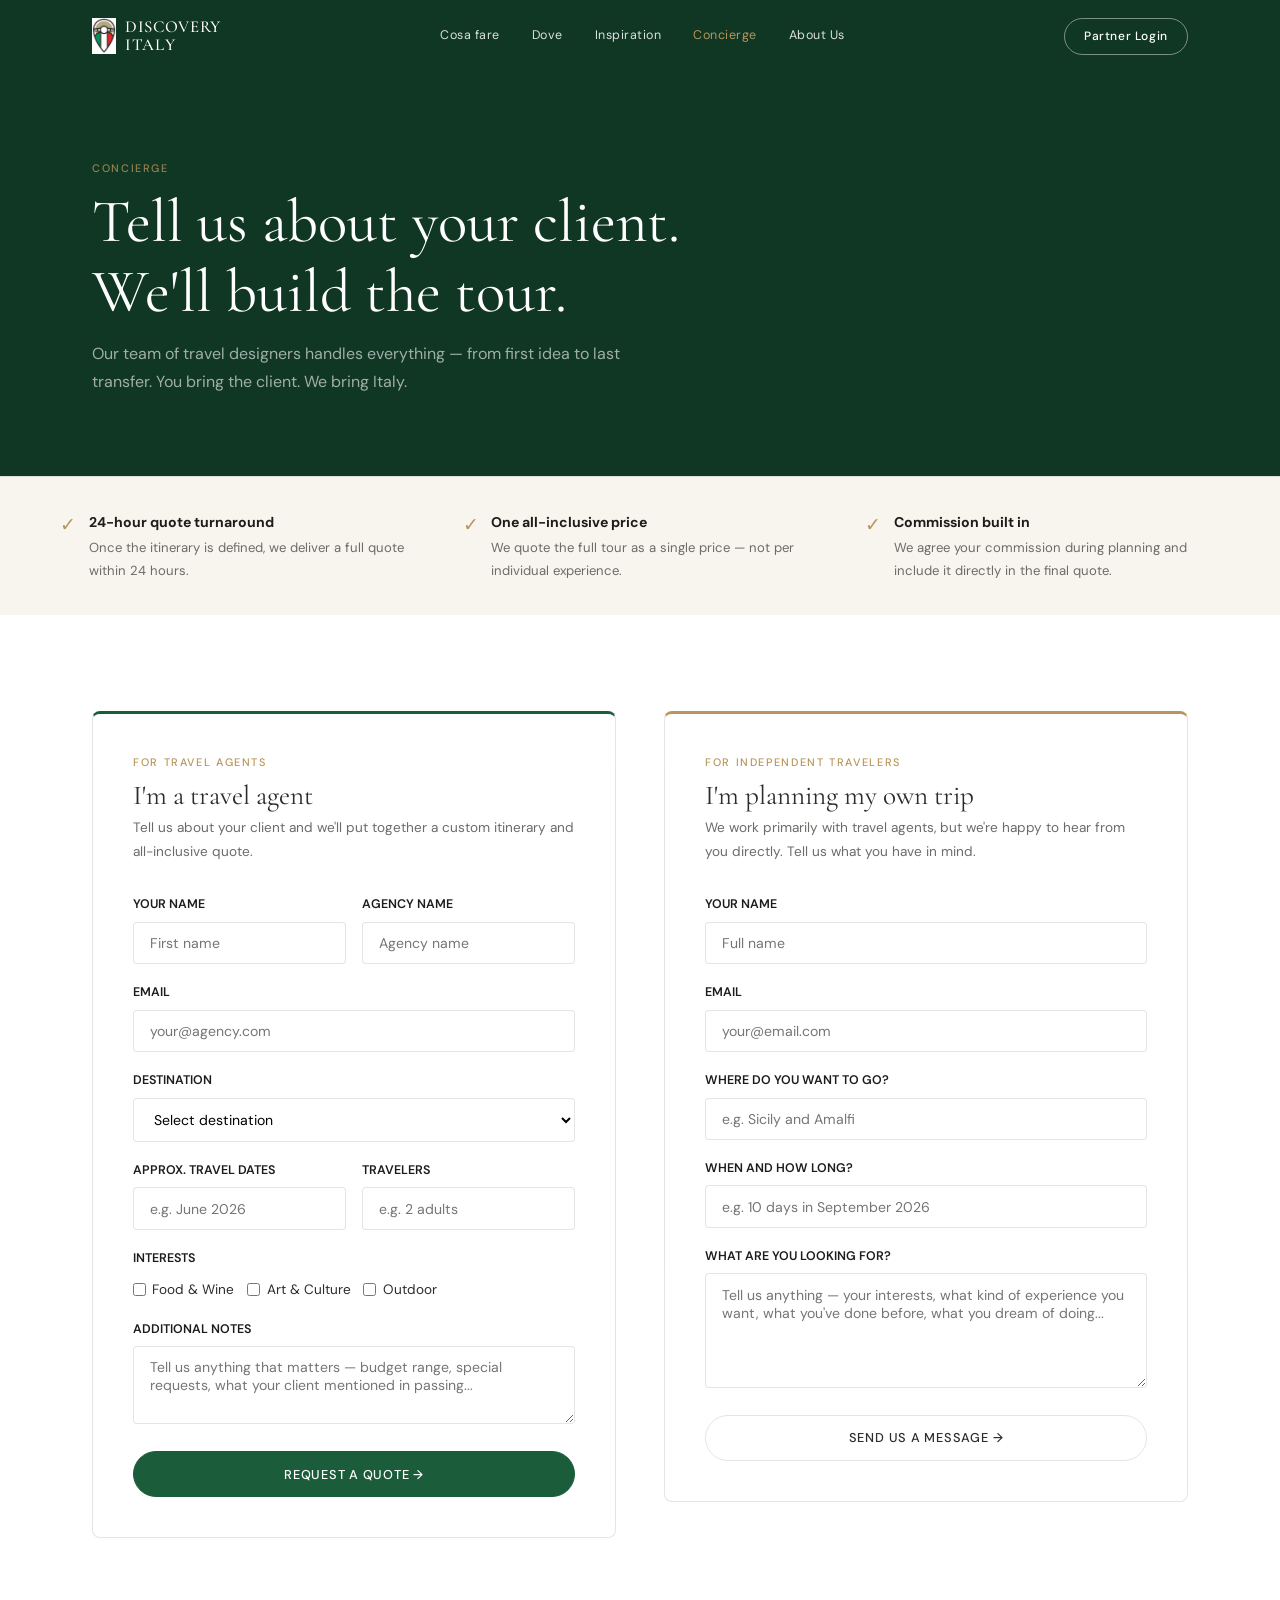
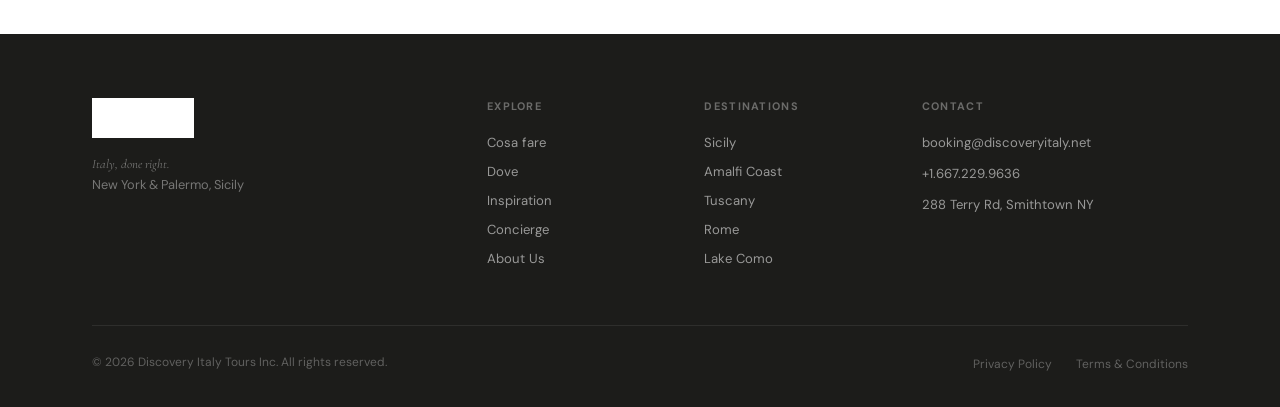
<file: concierge.html>
<!DOCTYPE html>
<html lang="en">
<head>
  <meta charset="UTF-8" />
  <meta name="viewport" content="width=device-width, initial-scale=1.0" />
  <title>Concierge — Discovery Italy Tours</title>
  <meta name="description" content="Tell us about your client. Our travel designers build the tour with you — one complete all-inclusive quote, commission included." />
  <link rel="stylesheet" href="css/style.css" />
</head>
<body>

  <nav class="nav" id="nav">
    <div class="nav-inner">
      <a href="index.html" class="nav-logo">
        <img src="logo-icon.jpg" alt="Discovery Italy Tours" />
        <span class="nav-logo-wordmark">DISCOVERY<br>ITALY</span>
      </a>
      <div class="nav-links">
        <a href="experiences.html">Cosa fare</a>
        <a href="destinations.html">Dove</a>
        <a href="inspiration.html">Inspiration</a>
        <a href="concierge.html" class="active">Concierge</a>
        <a href="about.html">About Us</a>
      </div>
      <a href="partner-hub.html" class="nav-login">Partner Login</a>
    </div>
  </nav>

  <section class="page-hero">
    <div class="container">
      <span class="eyebrow" style="color:rgba(184,150,90,0.8);">Concierge</span>
      <h1>Tell us about your client.<br>We'll build the tour.</h1>
      <p>Our team of travel designers handles everything — from first idea to last transfer. You bring the client. We bring Italy.</p>
    </div>
  </section>

  <!-- HOW PRICING WORKS -->
  <div style="background:var(--cream);border-top:1px solid var(--border);">
    <div class="container" style="padding:2rem 0;">
      <div style="display:flex;align-items:flex-start;gap:3rem;flex-wrap:wrap;">
        <div style="display:flex;gap:0.8rem;align-items:flex-start;flex:1;min-width:220px;">
          <span style="color:var(--gold);font-size:1.2rem;margin-top:0.1rem;">✓</span>
          <div>
            <strong style="font-size:0.88rem;color:var(--dark);">24-hour quote turnaround</strong>
            <p style="font-size:0.82rem;color:var(--text-muted);margin:0.2rem 0 0;">Once the itinerary is defined, we deliver a full quote within 24 hours.</p>
          </div>
        </div>
        <div style="display:flex;gap:0.8rem;align-items:flex-start;flex:1;min-width:220px;">
          <span style="color:var(--gold);font-size:1.2rem;margin-top:0.1rem;">✓</span>
          <div>
            <strong style="font-size:0.88rem;color:var(--dark);">One all-inclusive price</strong>
            <p style="font-size:0.82rem;color:var(--text-muted);margin:0.2rem 0 0;">We quote the full tour as a single price — not per individual experience.</p>
          </div>
        </div>
        <div style="display:flex;gap:0.8rem;align-items:flex-start;flex:1;min-width:220px;">
          <span style="color:var(--gold);font-size:1.2rem;margin-top:0.1rem;">✓</span>
          <div>
            <strong style="font-size:0.88rem;color:var(--dark);">Commission built in</strong>
            <p style="font-size:0.82rem;color:var(--text-muted);margin:0.2rem 0 0;">We agree your commission during planning and include it directly in the final quote.</p>
          </div>
        </div>
      </div>
    </div>
  </div>

  <!-- DUAL FORM -->
  <section class="section">
    <div class="container">
      <div style="display:grid;grid-template-columns:1fr 1fr;gap:3rem;align-items:start;">

        <!-- AGENT FORM -->
        <div style="background:var(--white);border:1px solid var(--border);border-radius:var(--radius-lg);padding:2.5rem;border-top:3px solid var(--green);">
          <span class="eyebrow" style="margin-bottom:0.5rem;">For travel agents</span>
          <h3 style="margin-bottom:0.3rem;">I'm a travel agent</h3>
          <p style="font-size:0.85rem;color:var(--text-muted);margin-bottom:2rem;">Tell us about your client and we'll put together a custom itinerary and all-inclusive quote.</p>
          <form style="display:flex;flex-direction:column;gap:1.2rem;">
            <div style="display:grid;grid-template-columns:1fr 1fr;gap:1rem;">
              <div>
                <label style="font-size:0.78rem;font-weight:600;color:var(--dark);display:block;margin-bottom:0.4rem;">YOUR NAME</label>
                <input type="text" placeholder="First name" style="width:100%;padding:0.7rem 1rem;border:1px solid var(--border);border-radius:var(--radius);font-size:0.88rem;box-sizing:border-box;font-family:inherit;">
              </div>
              <div>
                <label style="font-size:0.78rem;font-weight:600;color:var(--dark);display:block;margin-bottom:0.4rem;">AGENCY NAME</label>
                <input type="text" placeholder="Agency name" style="width:100%;padding:0.7rem 1rem;border:1px solid var(--border);border-radius:var(--radius);font-size:0.88rem;box-sizing:border-box;font-family:inherit;">
              </div>
            </div>
            <div>
              <label style="font-size:0.78rem;font-weight:600;color:var(--dark);display:block;margin-bottom:0.4rem;">EMAIL</label>
              <input type="email" placeholder="your@agency.com" style="width:100%;padding:0.7rem 1rem;border:1px solid var(--border);border-radius:var(--radius);font-size:0.88rem;box-sizing:border-box;font-family:inherit;">
            </div>
            <div>
              <label style="font-size:0.78rem;font-weight:600;color:var(--dark);display:block;margin-bottom:0.4rem;">DESTINATION</label>
              <select style="width:100%;padding:0.7rem 1rem;border:1px solid var(--border);border-radius:var(--radius);font-size:0.88rem;box-sizing:border-box;font-family:inherit;background:white;">
                <option value="">Select destination</option>
                <option>Sicily</option>
                <option>Tuscany</option>
                <option>Amalfi Coast</option>
                <option>Rome</option>
                <option>Venice</option>
                <option>Lake Como</option>
                <option>Cinque Terre</option>
                <option>Multi-destination</option>
              </select>
            </div>
            <div style="display:grid;grid-template-columns:1fr 1fr;gap:1rem;">
              <div>
                <label style="font-size:0.78rem;font-weight:600;color:var(--dark);display:block;margin-bottom:0.4rem;">APPROX. TRAVEL DATES</label>
                <input type="text" placeholder="e.g. June 2026" style="width:100%;padding:0.7rem 1rem;border:1px solid var(--border);border-radius:var(--radius);font-size:0.88rem;box-sizing:border-box;font-family:inherit;">
              </div>
              <div>
                <label style="font-size:0.78rem;font-weight:600;color:var(--dark);display:block;margin-bottom:0.4rem;">TRAVELERS</label>
                <input type="text" placeholder="e.g. 2 adults" style="width:100%;padding:0.7rem 1rem;border:1px solid var(--border);border-radius:var(--radius);font-size:0.88rem;box-sizing:border-box;font-family:inherit;">
              </div>
            </div>
            <div>
              <label style="font-size:0.78rem;font-weight:600;color:var(--dark);display:block;margin-bottom:0.6rem;">INTERESTS</label>
              <div style="display:flex;gap:0.8rem;flex-wrap:wrap;">
                <label style="display:flex;align-items:center;gap:0.4rem;font-size:0.85rem;cursor:pointer;"><input type="checkbox"> Food &amp; Wine</label>
                <label style="display:flex;align-items:center;gap:0.4rem;font-size:0.85rem;cursor:pointer;"><input type="checkbox"> Art &amp; Culture</label>
                <label style="display:flex;align-items:center;gap:0.4rem;font-size:0.85rem;cursor:pointer;"><input type="checkbox"> Outdoor</label>
              </div>
            </div>
            <div>
              <label style="font-size:0.78rem;font-weight:600;color:var(--dark);display:block;margin-bottom:0.4rem;">ADDITIONAL NOTES</label>
              <textarea rows="3" placeholder="Tell us anything that matters — budget range, special requests, what your client mentioned in passing..." style="width:100%;padding:0.7rem 1rem;border:1px solid var(--border);border-radius:var(--radius);font-size:0.88rem;box-sizing:border-box;font-family:inherit;resize:vertical;"></textarea>
            </div>
            <button type="submit" class="btn btn-green" style="width:100%;justify-content:center;">Request a quote →</button>
          </form>
        </div>

        <!-- TRAVELER FORM -->
        <div style="background:var(--white);border:1px solid var(--border);border-radius:var(--radius-lg);padding:2.5rem;border-top:3px solid var(--gold);">
          <span class="eyebrow" style="margin-bottom:0.5rem;">For independent travelers</span>
          <h3 style="margin-bottom:0.3rem;">I'm planning my own trip</h3>
          <p style="font-size:0.85rem;color:var(--text-muted);margin-bottom:2rem;">We work primarily with travel agents, but we're happy to hear from you directly. Tell us what you have in mind.</p>
          <form style="display:flex;flex-direction:column;gap:1.2rem;">
            <div>
              <label style="font-size:0.78rem;font-weight:600;color:var(--dark);display:block;margin-bottom:0.4rem;">YOUR NAME</label>
              <input type="text" placeholder="Full name" style="width:100%;padding:0.7rem 1rem;border:1px solid var(--border);border-radius:var(--radius);font-size:0.88rem;box-sizing:border-box;font-family:inherit;">
            </div>
            <div>
              <label style="font-size:0.78rem;font-weight:600;color:var(--dark);display:block;margin-bottom:0.4rem;">EMAIL</label>
              <input type="email" placeholder="your@email.com" style="width:100%;padding:0.7rem 1rem;border:1px solid var(--border);border-radius:var(--radius);font-size:0.88rem;box-sizing:border-box;font-family:inherit;">
            </div>
            <div>
              <label style="font-size:0.78rem;font-weight:600;color:var(--dark);display:block;margin-bottom:0.4rem;">WHERE DO YOU WANT TO GO?</label>
              <input type="text" placeholder="e.g. Sicily and Amalfi" style="width:100%;padding:0.7rem 1rem;border:1px solid var(--border);border-radius:var(--radius);font-size:0.88rem;box-sizing:border-box;font-family:inherit;">
            </div>
            <div>
              <label style="font-size:0.78rem;font-weight:600;color:var(--dark);display:block;margin-bottom:0.4rem;">WHEN AND HOW LONG?</label>
              <input type="text" placeholder="e.g. 10 days in September 2026" style="width:100%;padding:0.7rem 1rem;border:1px solid var(--border);border-radius:var(--radius);font-size:0.88rem;box-sizing:border-box;font-family:inherit;">
            </div>
            <div>
              <label style="font-size:0.78rem;font-weight:600;color:var(--dark);display:block;margin-bottom:0.4rem;">WHAT ARE YOU LOOKING FOR?</label>
              <textarea rows="5" placeholder="Tell us anything — your interests, what kind of experience you want, what you've done before, what you dream of doing..." style="width:100%;padding:0.7rem 1rem;border:1px solid var(--border);border-radius:var(--radius);font-size:0.88rem;box-sizing:border-box;font-family:inherit;resize:vertical;"></textarea>
            </div>
            <button type="submit" class="btn btn-outline-dark" style="width:100%;justify-content:center;">Send us a message →</button>
          </form>
        </div>

      </div>
    </div>
  </section>

  <footer class="site-footer">
    <div class="container">
      <div class="footer-grid">
        <div class="footer-brand">
          <img src="logo-horizontal.jpg" alt="Discovery Italy Tours" />
          <p class="footer-tagline">Italy, done right.</p>
          <p>New York &amp; Palermo, Sicily</p>
        </div>
        <div class="footer-col">
          <h5>EXPLORE</h5>
          <a href="experiences.html">Cosa fare</a>
          <a href="destinations.html">Dove</a>
          <a href="inspiration.html">Inspiration</a>
          <a href="concierge.html">Concierge</a>
          <a href="about.html">About Us</a>
        </div>
        <div class="footer-col">
          <h5>DESTINATIONS</h5>
          <a href="sicily.html">Sicily</a>
          <a href="destinations.html#amalfi">Amalfi Coast</a>
          <a href="destinations.html#tuscany">Tuscany</a>
          <a href="destinations.html#rome">Rome</a>
          <a href="destinations.html#como">Lake Como</a>
        </div>
        <div class="footer-col">
          <h5>CONTACT</h5>
          <p>booking@discoveryitaly.net</p>
          <p>+1.667.229.9636</p>
          <p>288 Terry Rd, Smithtown NY</p>
        </div>
      </div>
      <div class="footer-bottom">
        <p>© 2026 Discovery Italy Tours Inc. All rights reserved.</p>
        <div><a href="#">Privacy Policy</a><a href="#">Terms &amp; Conditions</a></div>
      </div>
    </div>
  </footer>
  <script src="js/main.js"></script>
</body>
</html>
</file>
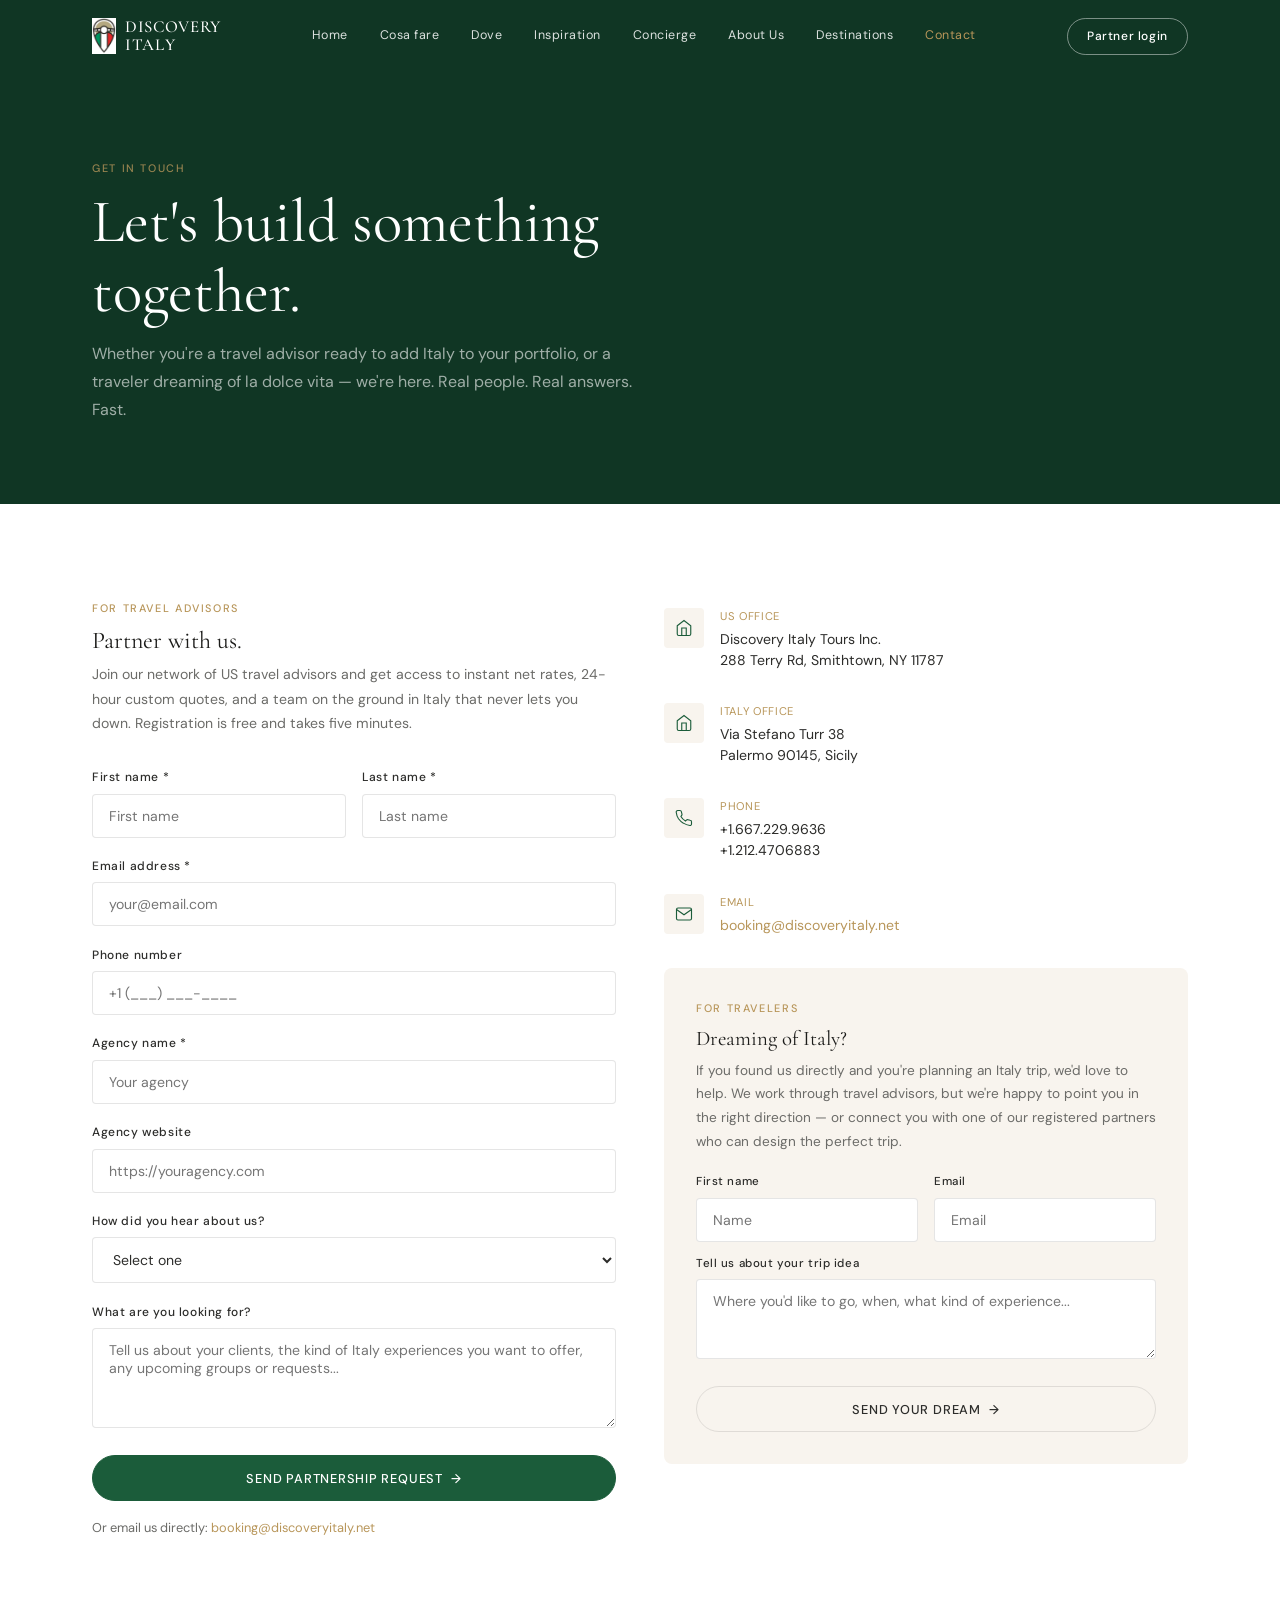
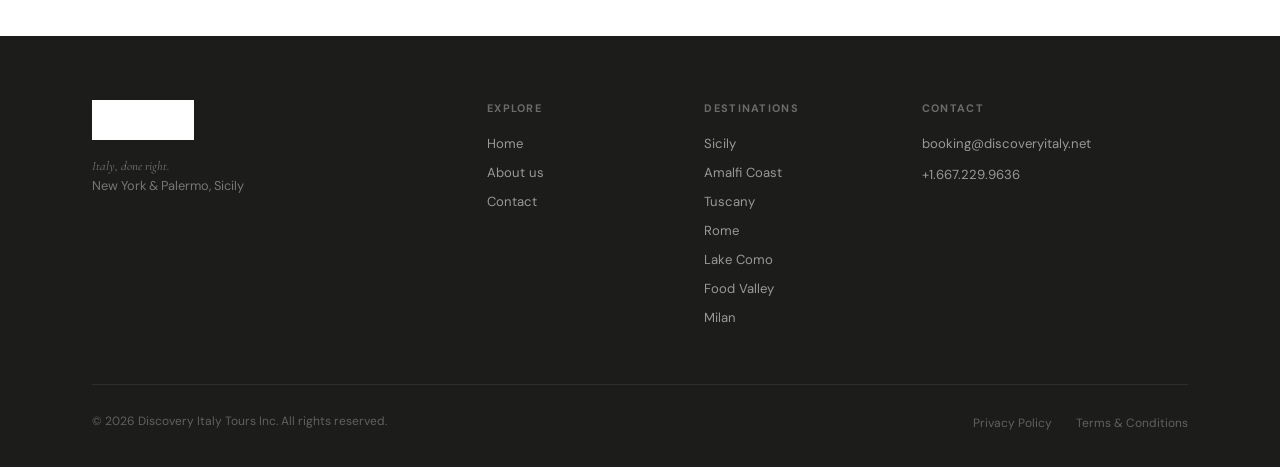
<file: contact.html>
<!DOCTYPE html>
<html lang="en">
<head>
  <meta charset="UTF-8" />
  <meta name="viewport" content="width=device-width, initial-scale=1.0" />
  <title>Contact — Discovery Italy Tours</title>
  <meta name="description" content="Partner with Discovery Italy Tours. Travel advisors and travelers both welcome. Real people. Real answers. Fast." />
  <link rel="stylesheet" href="css/style.css" />
</head>
<body>

  <nav class="nav" id="nav">
    <div class="nav-inner">
      <a href="index.html" class="nav-logo">
        <img src="logo-icon.jpg" alt="Discovery Italy Tours" />
        <span class="nav-logo-wordmark">DISCOVERY<br>ITALY</span>
      </a>
      <div class="nav-links">
        <a href="index.html">Home</a>
        <a href="experiences.html">Cosa fare</a>
        <a href="destinations.html">Dove</a>
        <a href="inspiration.html">Inspiration</a>
        <a href="concierge.html">Concierge</a>
        <a href="about.html">About Us</a>
        
        <a href="destinations.html">Destinations</a>
        
        <a href="contact.html">Contact</a>
      </div>
      <a href="partner-hub.html" class="nav-login">Partner login</a>
    </div>
  </nav>

  <section class="page-hero">
    <div class="container">
      <span class="eyebrow" style="color:rgba(184,150,90,0.8);">Get in touch</span>
      <h1>Let's build something<br>together.</h1>
      <p>Whether you're a travel advisor ready to add Italy to your portfolio, or a traveler dreaming of la dolce vita — we're here. Real people. Real answers. Fast.</p>
    </div>
  </section>

  <section class="section">
    <div class="container">
      <div class="contact-grid">

        <!-- AGENT FORM -->
        <div class="contact-form-block">
          <span class="eyebrow">For travel advisors</span>
          <h3>Partner with us.</h3>
          <p class="contact-intro">Join our network of US travel advisors and get access to instant net rates, 24-hour custom quotes, and a team on the ground in Italy that never lets you down. Registration is free and takes five minutes.</p>
          <form>
            <div class="form-row">
              <div class="form-group"><label>First name *</label><input type="text" placeholder="First name" required /></div>
              <div class="form-group"><label>Last name *</label><input type="text" placeholder="Last name" required /></div>
            </div>
            <div class="form-group"><label>Email address *</label><input type="email" placeholder="your@email.com" required /></div>
            <div class="form-group"><label>Phone number</label><input type="tel" placeholder="+1 (___) ___-____" /></div>
            <div class="form-group"><label>Agency name *</label><input type="text" placeholder="Your agency" required /></div>
            <div class="form-group"><label>Agency website</label><input type="url" placeholder="https://youragency.com" /></div>
            <div class="form-group">
              <label>How did you hear about us?</label>
              <select>
                <option value="">Select one</option>
                <option>ASTA trade show</option>
                <option>ENIT event</option>
                <option>Newsletter / email</option>
                <option>LinkedIn</option>
                <option>Referral from another advisor</option>
                <option>Web search</option>
                <option>Other</option>
              </select>
            </div>
            <div class="form-group"><label>What are you looking for?</label><textarea placeholder="Tell us about your clients, the kind of Italy experiences you want to offer, any upcoming groups or requests..."></textarea></div>
            <button type="submit" class="btn btn-green btn-arrow" style="width:100%;justify-content:center;">Send partnership request</button>
          </form>
          <p style="margin-top:1rem;font-size:0.8rem;color:var(--text-muted);">Or email us directly: <a href="mailto:booking@discoveryitaly.net" style="color:var(--gold);">booking@discoveryitaly.net</a></p>
        </div>

        <!-- INFO + TRAVELER -->
        <div class="contact-info-block">
          <div class="contact-info-item">
            <div class="contact-info-icon">
              <svg viewBox="0 0 24 24"><path d="M3 9l9-7 9 7v11a2 2 0 0 1-2 2H5a2 2 0 0 1-2-2z"/><polyline points="9 22 9 12 15 12 15 22"/></svg>
            </div>
            <div>
              <div class="contact-info-label">US OFFICE</div>
              <div class="contact-info-val">Discovery Italy Tours Inc.<br>288 Terry Rd, Smithtown, NY 11787</div>
            </div>
          </div>
          <div class="contact-info-item">
            <div class="contact-info-icon">
              <svg viewBox="0 0 24 24"><path d="M3 9l9-7 9 7v11a2 2 0 0 1-2 2H5a2 2 0 0 1-2-2z"/><polyline points="9 22 9 12 15 12 15 22"/></svg>
            </div>
            <div>
              <div class="contact-info-label">ITALY OFFICE</div>
              <div class="contact-info-val">Via Stefano Turr 38<br>Palermo 90145, Sicily</div>
            </div>
          </div>
          <div class="contact-info-item">
            <div class="contact-info-icon">
              <svg viewBox="0 0 24 24"><path d="M22 16.92v3a2 2 0 0 1-2.18 2 19.79 19.79 0 0 1-8.63-3.07A19.5 19.5 0 0 1 4.69 13a19.79 19.79 0 0 1-3.07-8.67A2 2 0 0 1 3.56 2h3a2 2 0 0 1 2 1.72c.127.96.361 1.903.7 2.81a2 2 0 0 1-.45 2.11L7.91 9.91a16 16 0 0 0 6.06 6.06l1.27-1.27a2 2 0 0 1 2.11-.45c.907.339 1.85.573 2.81.7A2 2 0 0 1 22 16.92z"/></svg>
            </div>
            <div>
              <div class="contact-info-label">PHONE</div>
              <div class="contact-info-val">+1.667.229.9636<br>+1.212.4706883</div>
            </div>
          </div>
          <div class="contact-info-item">
            <div class="contact-info-icon">
              <svg viewBox="0 0 24 24"><path d="M4 4h16c1.1 0 2 .9 2 2v12c0 1.1-.9 2-2 2H4c-1.1 0-2-.9-2-2V6c0-1.1.9-2 2-2z"/><polyline points="22,6 12,13 2,6"/></svg>
            </div>
            <div>
              <div class="contact-info-label">EMAIL</div>
              <div class="contact-info-val"><a href="mailto:booking@discoveryitaly.net" style="color:var(--gold);">booking@discoveryitaly.net</a></div>
            </div>
          </div>

          <div class="traveler-block">
            <span class="eyebrow">For travelers</span>
            <h4>Dreaming of Italy?</h4>
            <p>If you found us directly and you're planning an Italy trip, we'd love to help. We work through travel advisors, but we're happy to point you in the right direction — or connect you with one of our registered partners who can design the perfect trip.</p>
            <form>
              <div class="form-row" style="margin-bottom:0.8rem;">
                <div class="form-group" style="margin:0;"><label style="font-size:0.72rem;">First name</label><input type="text" placeholder="Name" /></div>
                <div class="form-group" style="margin:0;"><label style="font-size:0.72rem;">Email</label><input type="email" placeholder="Email" /></div>
              </div>
              <div class="form-group">
                <label style="font-size:0.72rem;">Tell us about your trip idea</label>
                <textarea style="height:80px;" placeholder="Where you'd like to go, when, what kind of experience..."></textarea>
              </div>
              <button type="submit" class="btn btn-outline-dark btn-arrow" style="width:100%;justify-content:center;">Send your dream</button>
            </form>
          </div>
        </div>

      </div>
    </div>
  </section>

  <footer class="site-footer">
    <div class="container">
      <div class="footer-grid">
        <div class="footer-brand"><img src="logo-horizontal.jpg" alt="Discovery Italy Tours" /><p class="footer-tagline">Italy, done right.</p><p>New York &amp; Palermo, Sicily</p></div>
        <div class="footer-col"><h5>EXPLORE</h5><a href="index.html">Home</a><a href="about.html">About us</a><a href="contact.html">Contact</a></div>
        <div class="footer-col"><h5>DESTINATIONS</h5><a href="sicily.html">Sicily</a><a href="destinations.html#amalfi">Amalfi Coast</a><a href="destinations.html#tuscany">Tuscany</a><a href="destinations.html#rome">Rome</a><a href="destinations.html#como">Lake Como</a><a href="destinations.html#foodvalley">Food Valley</a><a href="destinations.html#milan">Milan</a></div>
        <div class="footer-col"><h5>CONTACT</h5><p>booking@discoveryitaly.net</p><p>+1.667.229.9636</p></div>
      </div>
      <div class="footer-bottom"><p>© 2026 Discovery Italy Tours Inc. All rights reserved.</p><div><a href="#">Privacy Policy</a><a href="#">Terms &amp; Conditions</a></div></div>
    </div>
  </footer>
  <script src="js/main.js"></script>
</body>
</html>
</file>
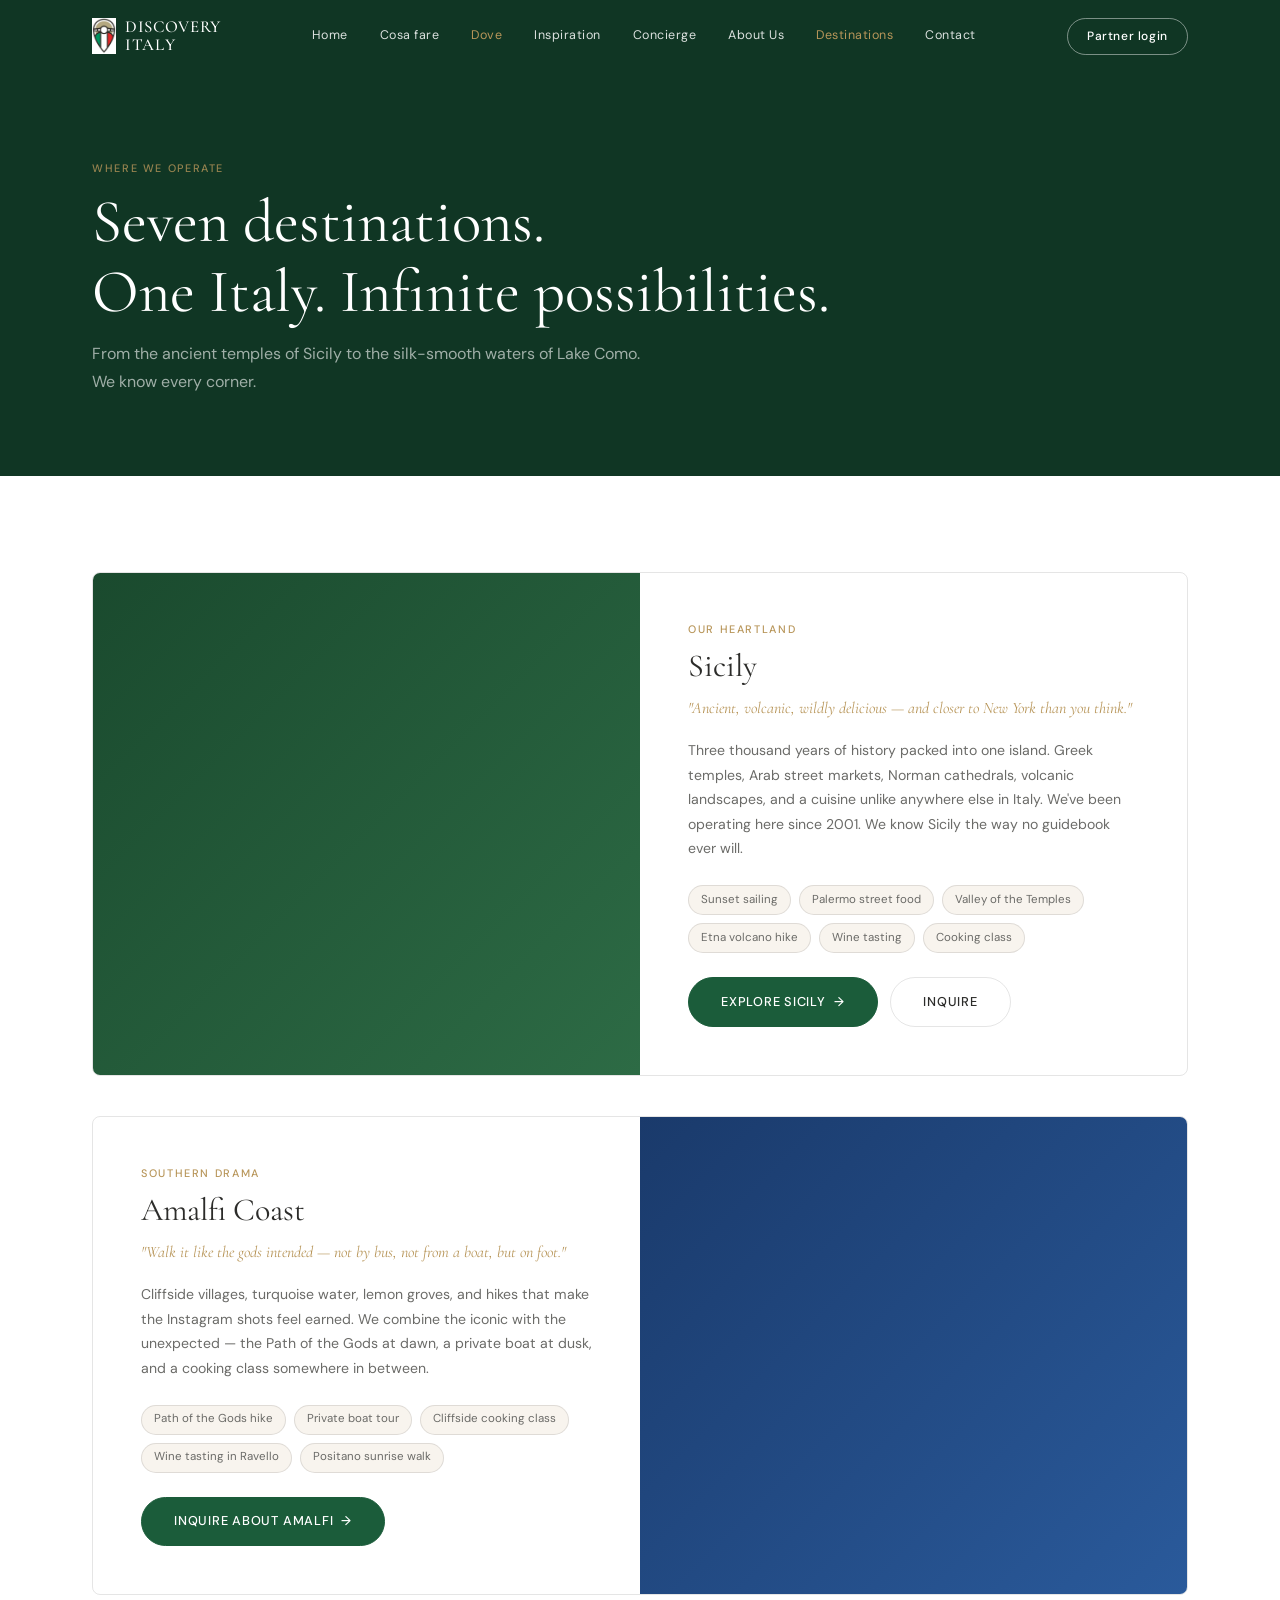
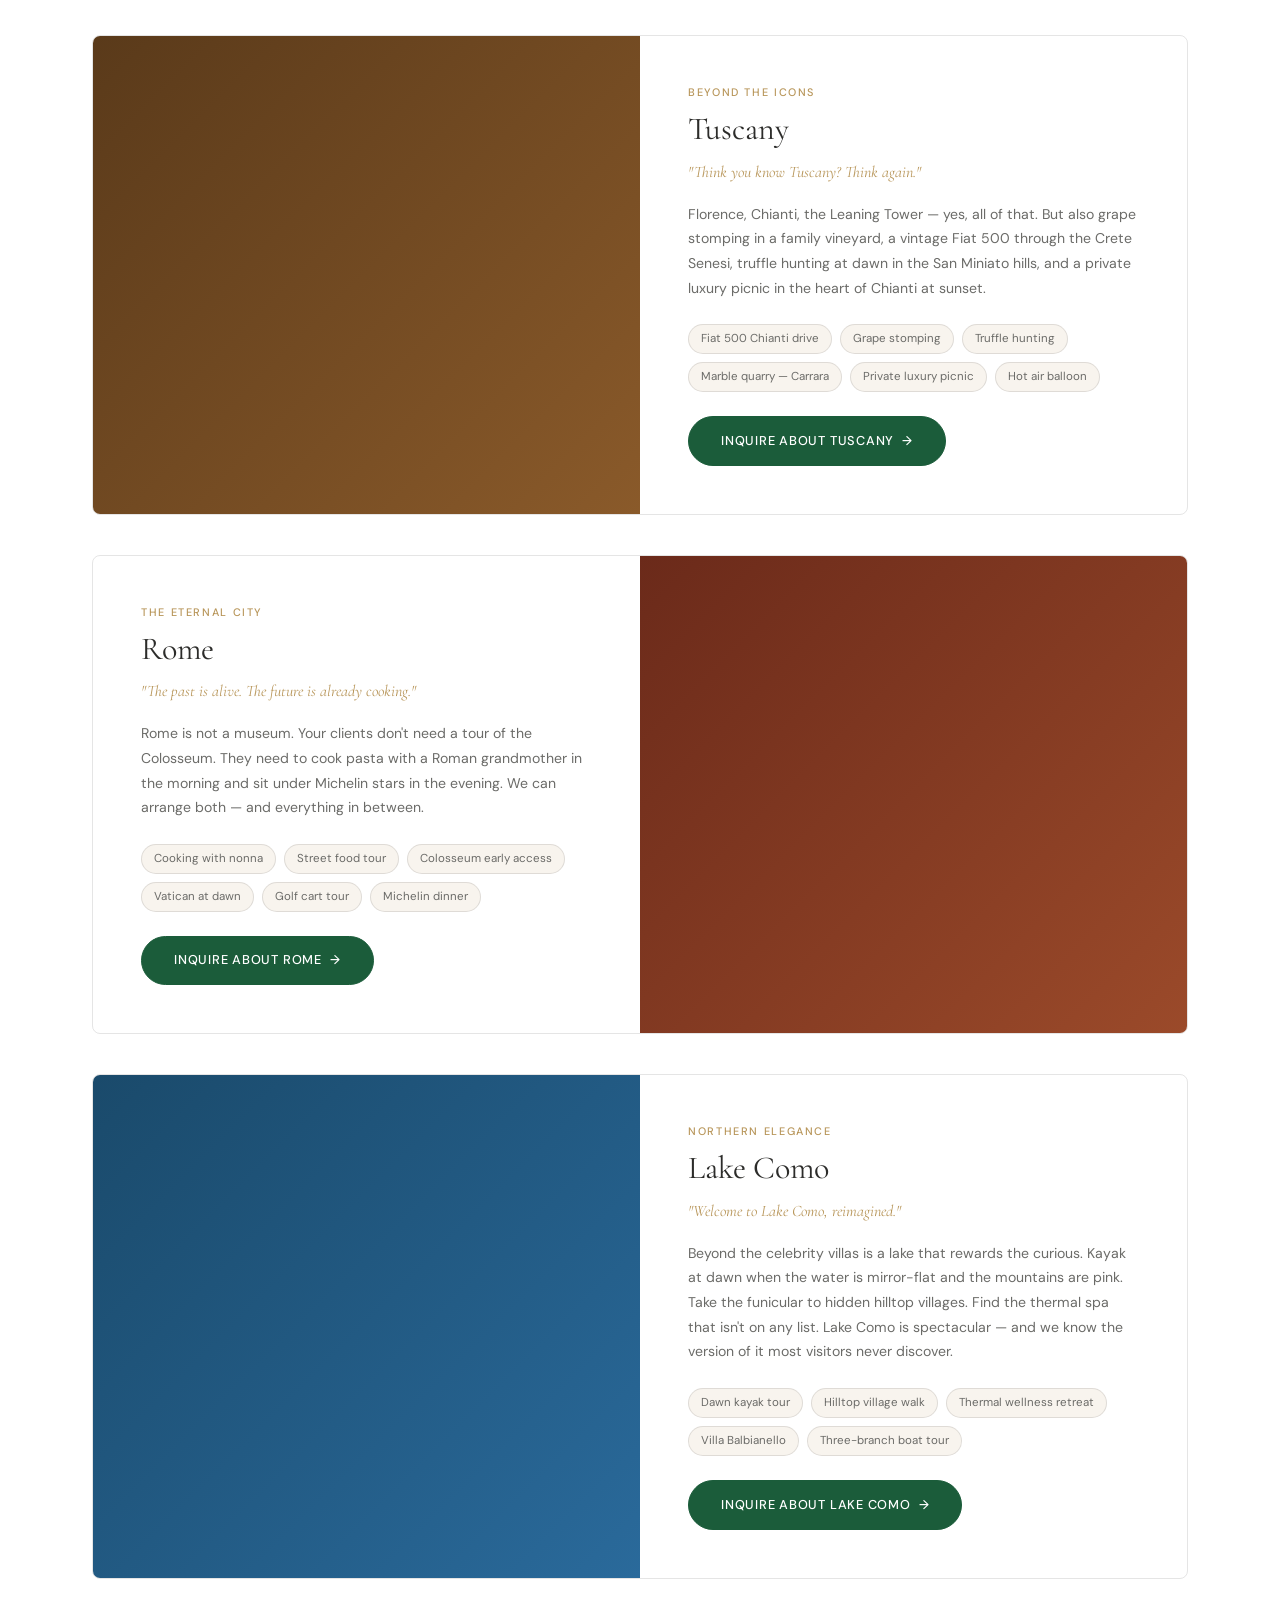
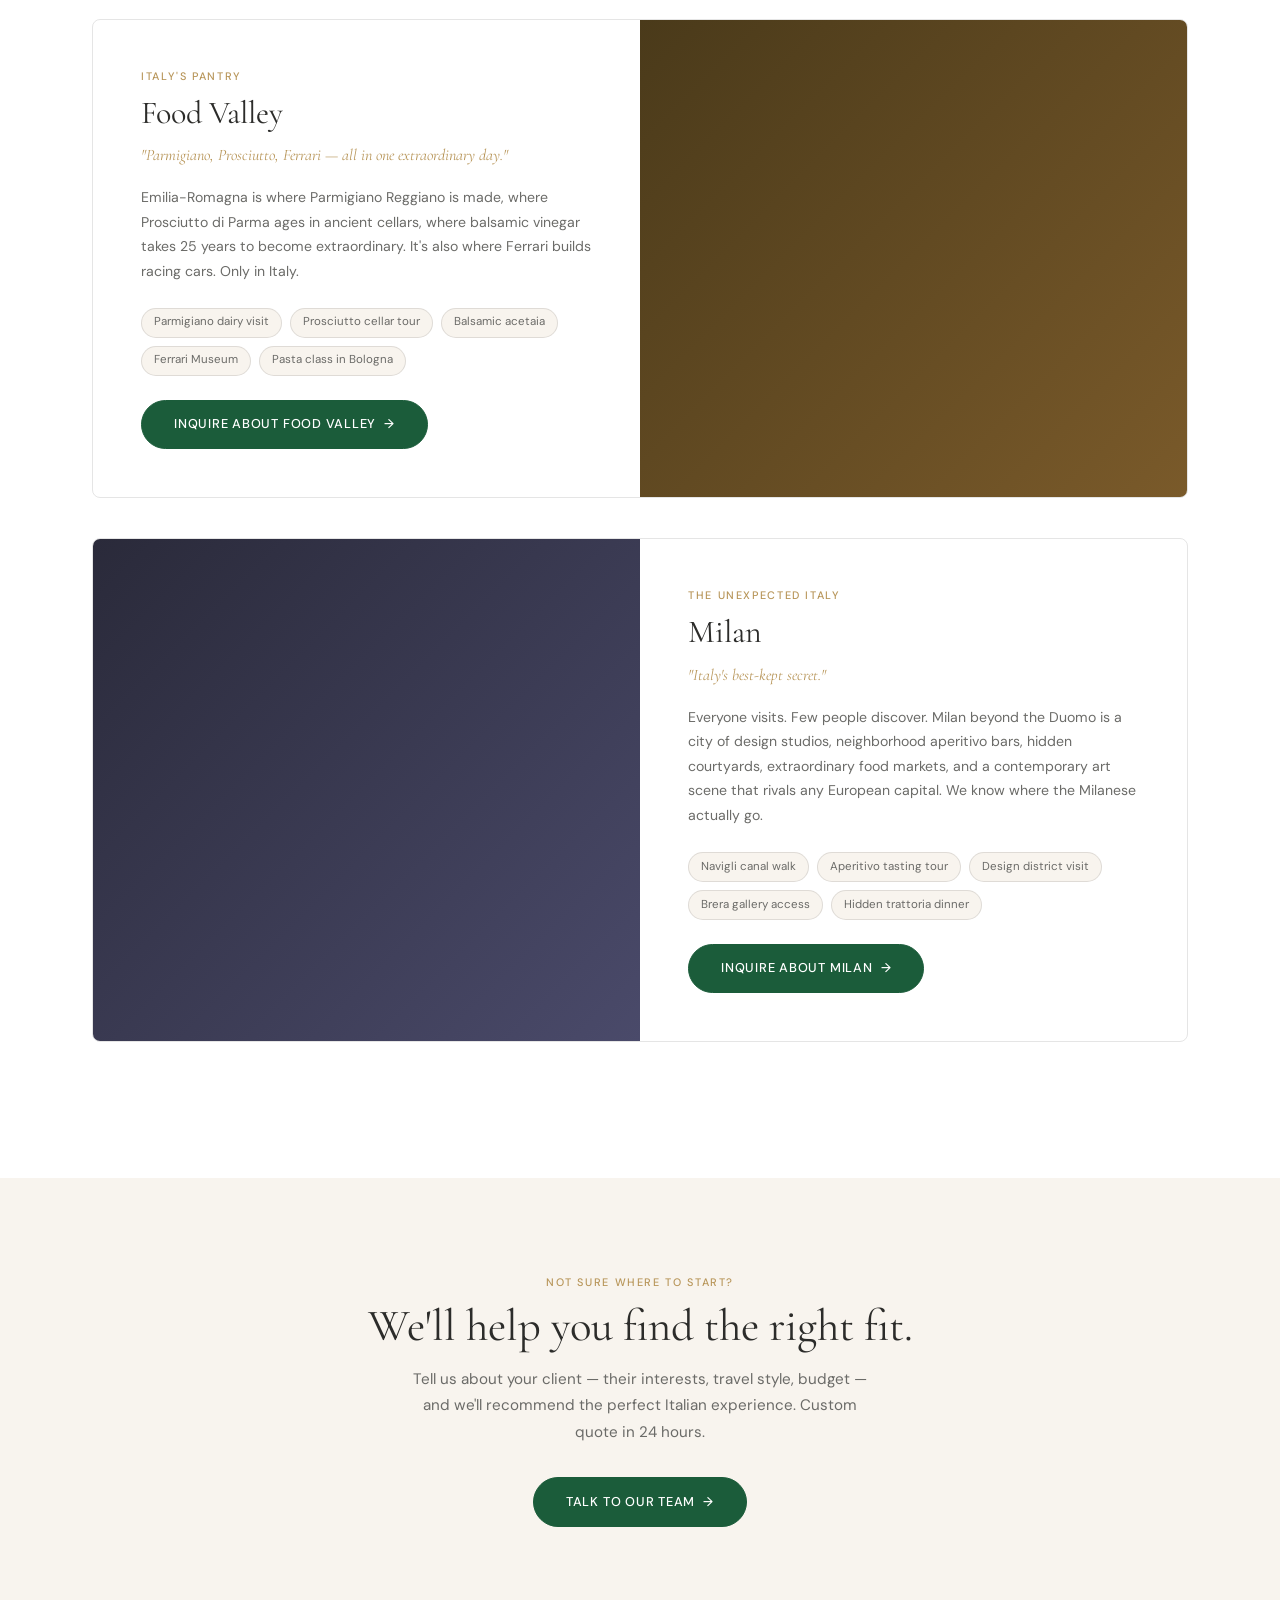
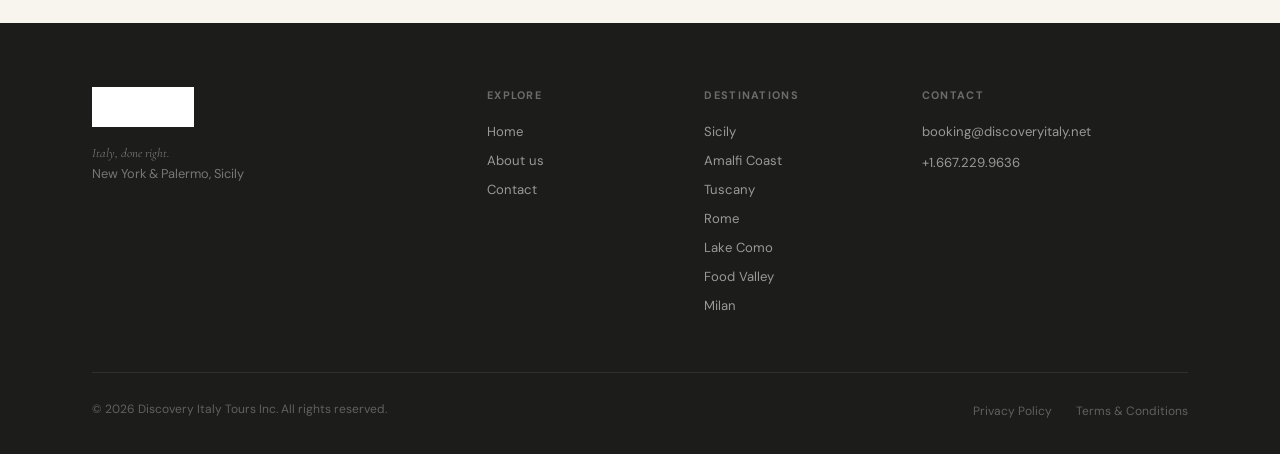
<file: destinations.html>
<!DOCTYPE html>
<html lang="en">
<head>
  <meta charset="UTF-8" />
  <meta name="viewport" content="width=device-width, initial-scale=1.0" />
  <title>Destinations — Discovery Italy Tours</title>
  <link rel="stylesheet" href="css/style.css" />
  <style>
    .dest-full-card { display:grid; grid-template-columns:1fr 1fr; gap:0; border-radius:var(--radius-lg); overflow:hidden; border:1px solid var(--border); margin-bottom:2.5rem; }
    .dest-full-card:nth-child(even) .dest-card-img { order:2; }
    .dest-full-card:nth-child(even) .dest-card-body { order:1; }
    .dest-card-img { min-height:340px; display:flex; align-items:center; justify-content:center; font-size:5rem; position:relative; }
    .dest-card-body { padding:3rem; display:flex; flex-direction:column; justify-content:center; }
    .dest-card-body h2 { margin-bottom:0.6rem; font-size:2rem; }
    .dest-card-body .tagline { font-family:var(--font-display); font-style:italic; color:var(--gold); font-size:1rem; margin-bottom:1rem; }
    .dest-card-body p { font-size:0.88rem; margin-bottom:1.5rem; }
    .exp-pills { display:flex; flex-wrap:wrap; gap:0.5rem; margin-bottom:1.5rem; }
    .pill { font-size:0.72rem; padding:0.3rem 0.75rem; border-radius:20px; background:var(--cream); color:var(--text-muted); border:1px solid var(--border); }
    @media(max-width:700px){ .dest-full-card{grid-template-columns:1fr;} .dest-card-img{min-height:200px;} .dest-full-card:nth-child(even) .dest-card-img{order:0;} .dest-full-card:nth-child(even) .dest-card-body{order:0;} }
  </style>
</head>
<body>

  <nav class="nav" id="nav">
    <div class="nav-inner">
      <a href="index.html" class="nav-logo">
        <img src="logo-icon.jpg" alt="Discovery Italy Tours" />
        <span class="nav-logo-wordmark">DISCOVERY<br>ITALY</span>
      </a>
      <div class="nav-links">
        <a href="index.html">Home</a>
        <a href="experiences.html">Cosa fare</a>
        <a href="destinations.html">Dove</a>
        <a href="inspiration.html">Inspiration</a>
        <a href="concierge.html">Concierge</a>
        <a href="about.html">About Us</a>
        
        <a href="destinations.html">Destinations</a>
        
        <a href="contact.html">Contact</a>
      </div>
      <a href="partner-hub.html" class="nav-login">Partner login</a>
    </div>
  </nav>

  <section class="page-hero">
    <div class="container">
      <span class="eyebrow" style="color:rgba(184,150,90,0.8);">Where we operate</span>
      <h1>Seven destinations.<br>One Italy. Infinite possibilities.</h1>
      <p>From the ancient temples of Sicily to the silk-smooth waters of Lake Como. We know every corner.</p>
    </div>
  </section>

  <section class="section">
    <div class="container">

      <div id="sicily" class="dest-full-card fade-up">
        <div class="dest-card-img dest-bg-sicily"></div>
        <div class="dest-card-body">
          <span class="eyebrow">Our heartland</span>
          <h2>Sicily</h2>
          <p class="tagline">"Ancient, volcanic, wildly delicious — and closer to New York than you think."</p>
          <p>Three thousand years of history packed into one island. Greek temples, Arab street markets, Norman cathedrals, volcanic landscapes, and a cuisine unlike anywhere else in Italy. We've been operating here since 2001. We know Sicily the way no guidebook ever will.</p>
          <div class="exp-pills">
            <span class="pill">Sunset sailing</span>
            <span class="pill">Palermo street food</span>
            <span class="pill">Valley of the Temples</span>
            <span class="pill">Etna volcano hike</span>
            <span class="pill">Wine tasting</span>
            <span class="pill">Cooking class</span>
          </div>
          <div style="display:flex;gap:0.8rem;flex-wrap:wrap;">
            <a href="sicily.html" class="btn btn-green btn-arrow">Explore Sicily</a>
            <a href="contact.html" class="btn btn-outline-dark">Inquire</a>
          </div>
        </div>
      </div>

      <div id="amalfi" class="dest-full-card fade-up">
        <div class="dest-card-img dest-bg-amalfi"></div>
        <div class="dest-card-body">
          <span class="eyebrow">Southern drama</span>
          <h2>Amalfi Coast</h2>
          <p class="tagline">"Walk it like the gods intended — not by bus, not from a boat, but on foot."</p>
          <p>Cliffside villages, turquoise water, lemon groves, and hikes that make the Instagram shots feel earned. We combine the iconic with the unexpected — the Path of the Gods at dawn, a private boat at dusk, and a cooking class somewhere in between.</p>
          <div class="exp-pills">
            <span class="pill">Path of the Gods hike</span>
            <span class="pill">Private boat tour</span>
            <span class="pill">Cliffside cooking class</span>
            <span class="pill">Wine tasting in Ravello</span>
            <span class="pill">Positano sunrise walk</span>
          </div>
          <div style="display:flex;gap:0.8rem;flex-wrap:wrap;">
            <a href="contact.html" class="btn btn-green btn-arrow">Inquire about Amalfi</a>
          </div>
        </div>
      </div>

      <div id="tuscany" class="dest-full-card fade-up">
        <div class="dest-card-img dest-bg-tuscany"></div>
        <div class="dest-card-body">
          <span class="eyebrow">Beyond the icons</span>
          <h2>Tuscany</h2>
          <p class="tagline">"Think you know Tuscany? Think again."</p>
          <p>Florence, Chianti, the Leaning Tower — yes, all of that. But also grape stomping in a family vineyard, a vintage Fiat 500 through the Crete Senesi, truffle hunting at dawn in the San Miniato hills, and a private luxury picnic in the heart of Chianti at sunset.</p>
          <div class="exp-pills">
            <span class="pill">Fiat 500 Chianti drive</span>
            <span class="pill">Grape stomping</span>
            <span class="pill">Truffle hunting</span>
            <span class="pill">Marble quarry — Carrara</span>
            <span class="pill">Private luxury picnic</span>
            <span class="pill">Hot air balloon</span>
          </div>
          <div style="display:flex;gap:0.8rem;flex-wrap:wrap;">
            <a href="contact.html" class="btn btn-green btn-arrow">Inquire about Tuscany</a>
          </div>
        </div>
      </div>

      <div id="rome" class="dest-full-card fade-up">
        <div class="dest-card-img dest-bg-rome"></div>
        <div class="dest-card-body">
          <span class="eyebrow">The eternal city</span>
          <h2>Rome</h2>
          <p class="tagline">"The past is alive. The future is already cooking."</p>
          <p>Rome is not a museum. Your clients don't need a tour of the Colosseum. They need to cook pasta with a Roman grandmother in the morning and sit under Michelin stars in the evening. We can arrange both — and everything in between.</p>
          <div class="exp-pills">
            <span class="pill">Cooking with nonna</span>
            <span class="pill">Street food tour</span>
            <span class="pill">Colosseum early access</span>
            <span class="pill">Vatican at dawn</span>
            <span class="pill">Golf cart tour</span>
            <span class="pill">Michelin dinner</span>
          </div>
          <div style="display:flex;gap:0.8rem;flex-wrap:wrap;">
            <a href="contact.html" class="btn btn-green btn-arrow">Inquire about Rome</a>
          </div>
        </div>
      </div>

      <div id="como" class="dest-full-card fade-up">
        <div class="dest-card-img dest-bg-como"></div>
        <div class="dest-card-body">
          <span class="eyebrow">Northern elegance</span>
          <h2>Lake Como</h2>
          <p class="tagline">"Welcome to Lake Como, reimagined."</p>
          <p>Beyond the celebrity villas is a lake that rewards the curious. Kayak at dawn when the water is mirror-flat and the mountains are pink. Take the funicular to hidden hilltop villages. Find the thermal spa that isn't on any list. Lake Como is spectacular — and we know the version of it most visitors never discover.</p>
          <div class="exp-pills">
            <span class="pill">Dawn kayak tour</span>
            <span class="pill">Hilltop village walk</span>
            <span class="pill">Thermal wellness retreat</span>
            <span class="pill">Villa Balbianello</span>
            <span class="pill">Three-branch boat tour</span>
          </div>
          <div style="display:flex;gap:0.8rem;flex-wrap:wrap;">
            <a href="contact.html" class="btn btn-green btn-arrow">Inquire about Lake Como</a>
          </div>
        </div>
      </div>

      <div id="foodvalley" class="dest-full-card fade-up">
        <div class="dest-card-img dest-bg-food"></div>
        <div class="dest-card-body">
          <span class="eyebrow">Italy's pantry</span>
          <h2>Food Valley</h2>
          <p class="tagline">"Parmigiano, Prosciutto, Ferrari — all in one extraordinary day."</p>
          <p>Emilia-Romagna is where Parmigiano Reggiano is made, where Prosciutto di Parma ages in ancient cellars, where balsamic vinegar takes 25 years to become extraordinary. It's also where Ferrari builds racing cars. Only in Italy.</p>
          <div class="exp-pills">
            <span class="pill">Parmigiano dairy visit</span>
            <span class="pill">Prosciutto cellar tour</span>
            <span class="pill">Balsamic acetaia</span>
            <span class="pill">Ferrari Museum</span>
            <span class="pill">Pasta class in Bologna</span>
          </div>
          <div style="display:flex;gap:0.8rem;flex-wrap:wrap;">
            <a href="contact.html" class="btn btn-green btn-arrow">Inquire about Food Valley</a>
          </div>
        </div>
      </div>

      <div id="milan" class="dest-full-card fade-up">
        <div class="dest-card-img dest-bg-milan"></div>
        <div class="dest-card-body">
          <span class="eyebrow">The unexpected Italy</span>
          <h2>Milan</h2>
          <p class="tagline">"Italy's best-kept secret."</p>
          <p>Everyone visits. Few people discover. Milan beyond the Duomo is a city of design studios, neighborhood aperitivo bars, hidden courtyards, extraordinary food markets, and a contemporary art scene that rivals any European capital. We know where the Milanese actually go.</p>
          <div class="exp-pills">
            <span class="pill">Navigli canal walk</span>
            <span class="pill">Aperitivo tasting tour</span>
            <span class="pill">Design district visit</span>
            <span class="pill">Brera gallery access</span>
            <span class="pill">Hidden trattoria dinner</span>
          </div>
          <div style="display:flex;gap:0.8rem;flex-wrap:wrap;">
            <a href="contact.html" class="btn btn-green btn-arrow">Inquire about Milan</a>
          </div>
        </div>
      </div>

    </div>
  </section>

  <section class="section bg-cream text-center">
    <div class="container-narrow">
      <span class="eyebrow">Not sure where to start?</span>
      <h2>We'll help you find the right fit.</h2>
      <p style="margin:0.8rem auto 2rem;max-width:460px;">Tell us about your client — their interests, travel style, budget — and we'll recommend the perfect Italian experience. Custom quote in 24 hours.</p>
      <a href="contact.html" class="btn btn-green btn-arrow">Talk to our team</a>
    </div>
  </section>

  <footer class="site-footer">
    <div class="container">
      <div class="footer-grid">
        <div class="footer-brand"><img src="logo-horizontal.jpg" alt="Discovery Italy Tours" /><p class="footer-tagline">Italy, done right.</p><p>New York &amp; Palermo, Sicily</p></div>
        <div class="footer-col"><h5>EXPLORE</h5><a href="index.html">Home</a><a href="about.html">About us</a><a href="contact.html">Contact</a></div>
        <div class="footer-col"><h5>DESTINATIONS</h5><a href="sicily.html">Sicily</a><a href="destinations.html#amalfi">Amalfi Coast</a><a href="destinations.html#tuscany">Tuscany</a><a href="destinations.html#rome">Rome</a><a href="destinations.html#como">Lake Como</a><a href="destinations.html#foodvalley">Food Valley</a><a href="destinations.html#milan">Milan</a></div>
        <div class="footer-col"><h5>CONTACT</h5><p>booking@discoveryitaly.net</p><p>+1.667.229.9636</p></div>
      </div>
      <div class="footer-bottom"><p>© 2026 Discovery Italy Tours Inc. All rights reserved.</p><div><a href="#">Privacy Policy</a><a href="#">Terms &amp; Conditions</a></div></div>
    </div>
  </footer>
  <script src="js/main.js"></script>
</body>
</html>
</file>
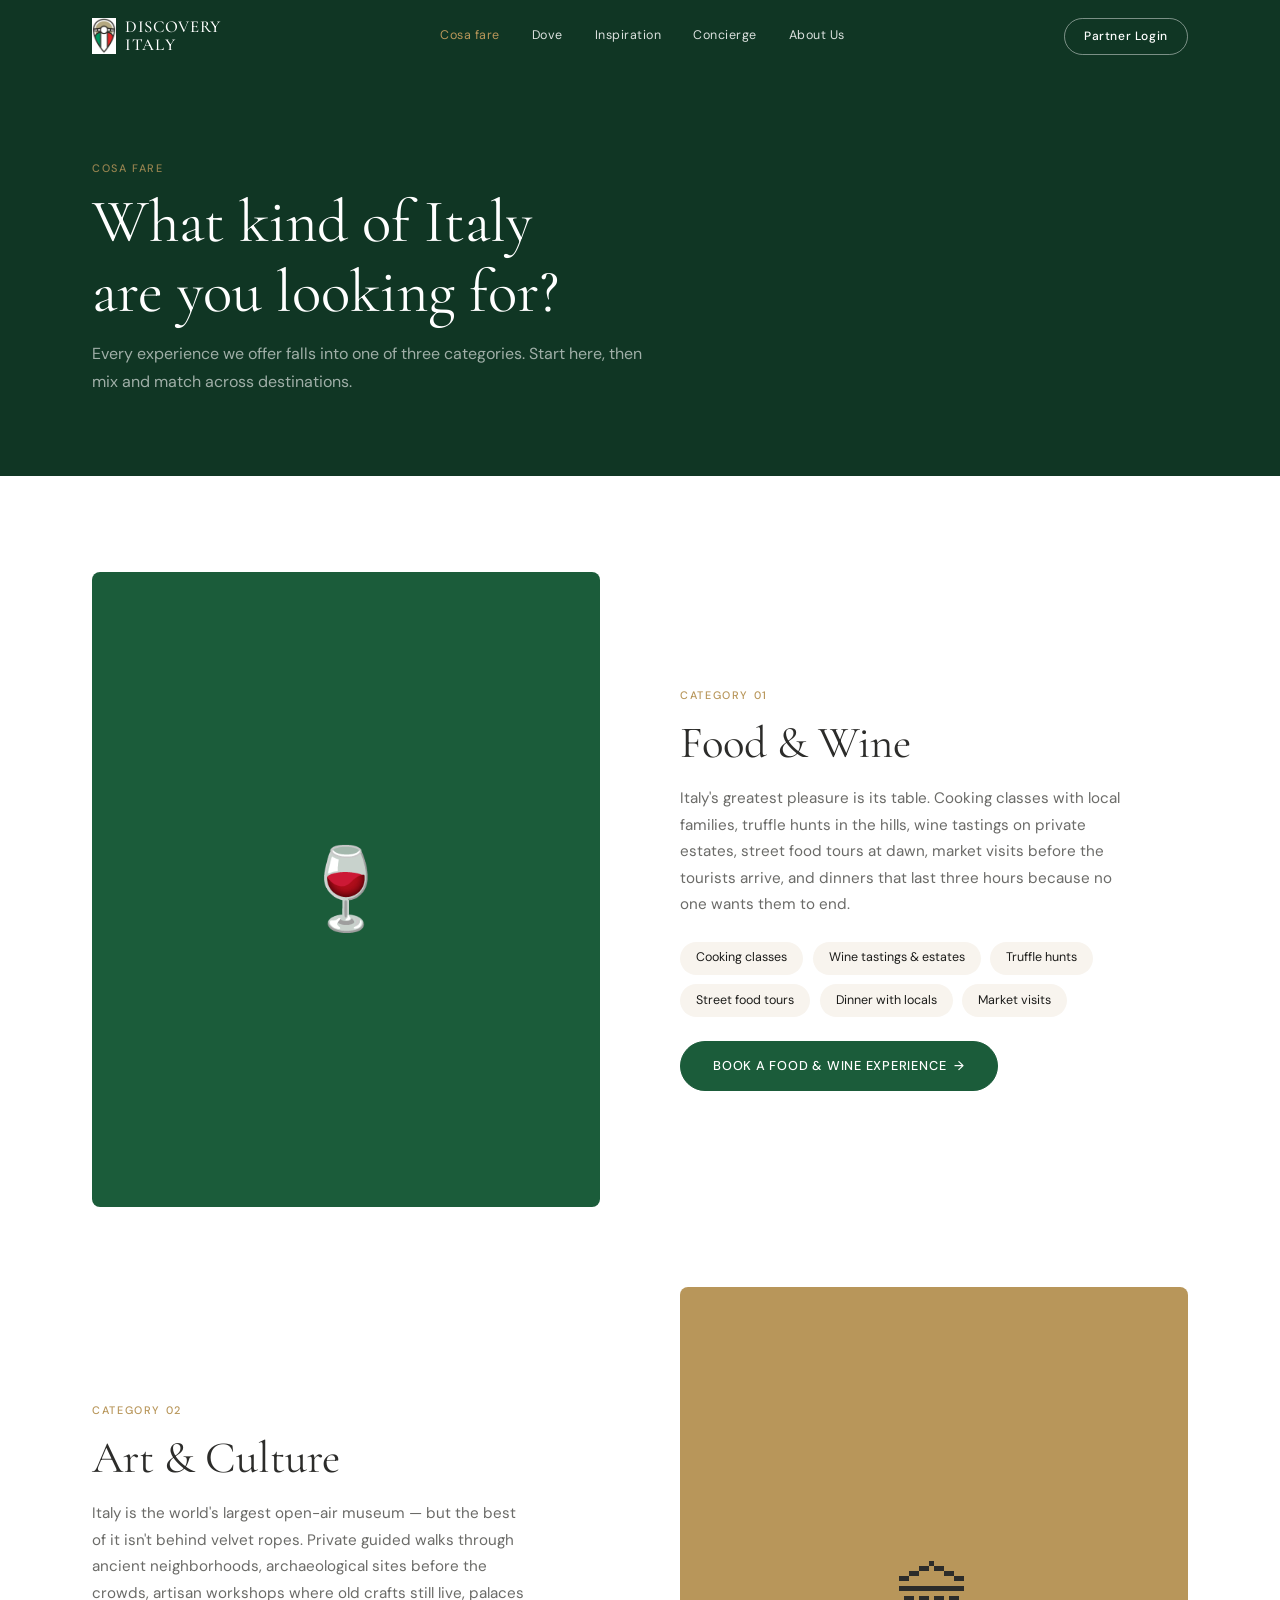
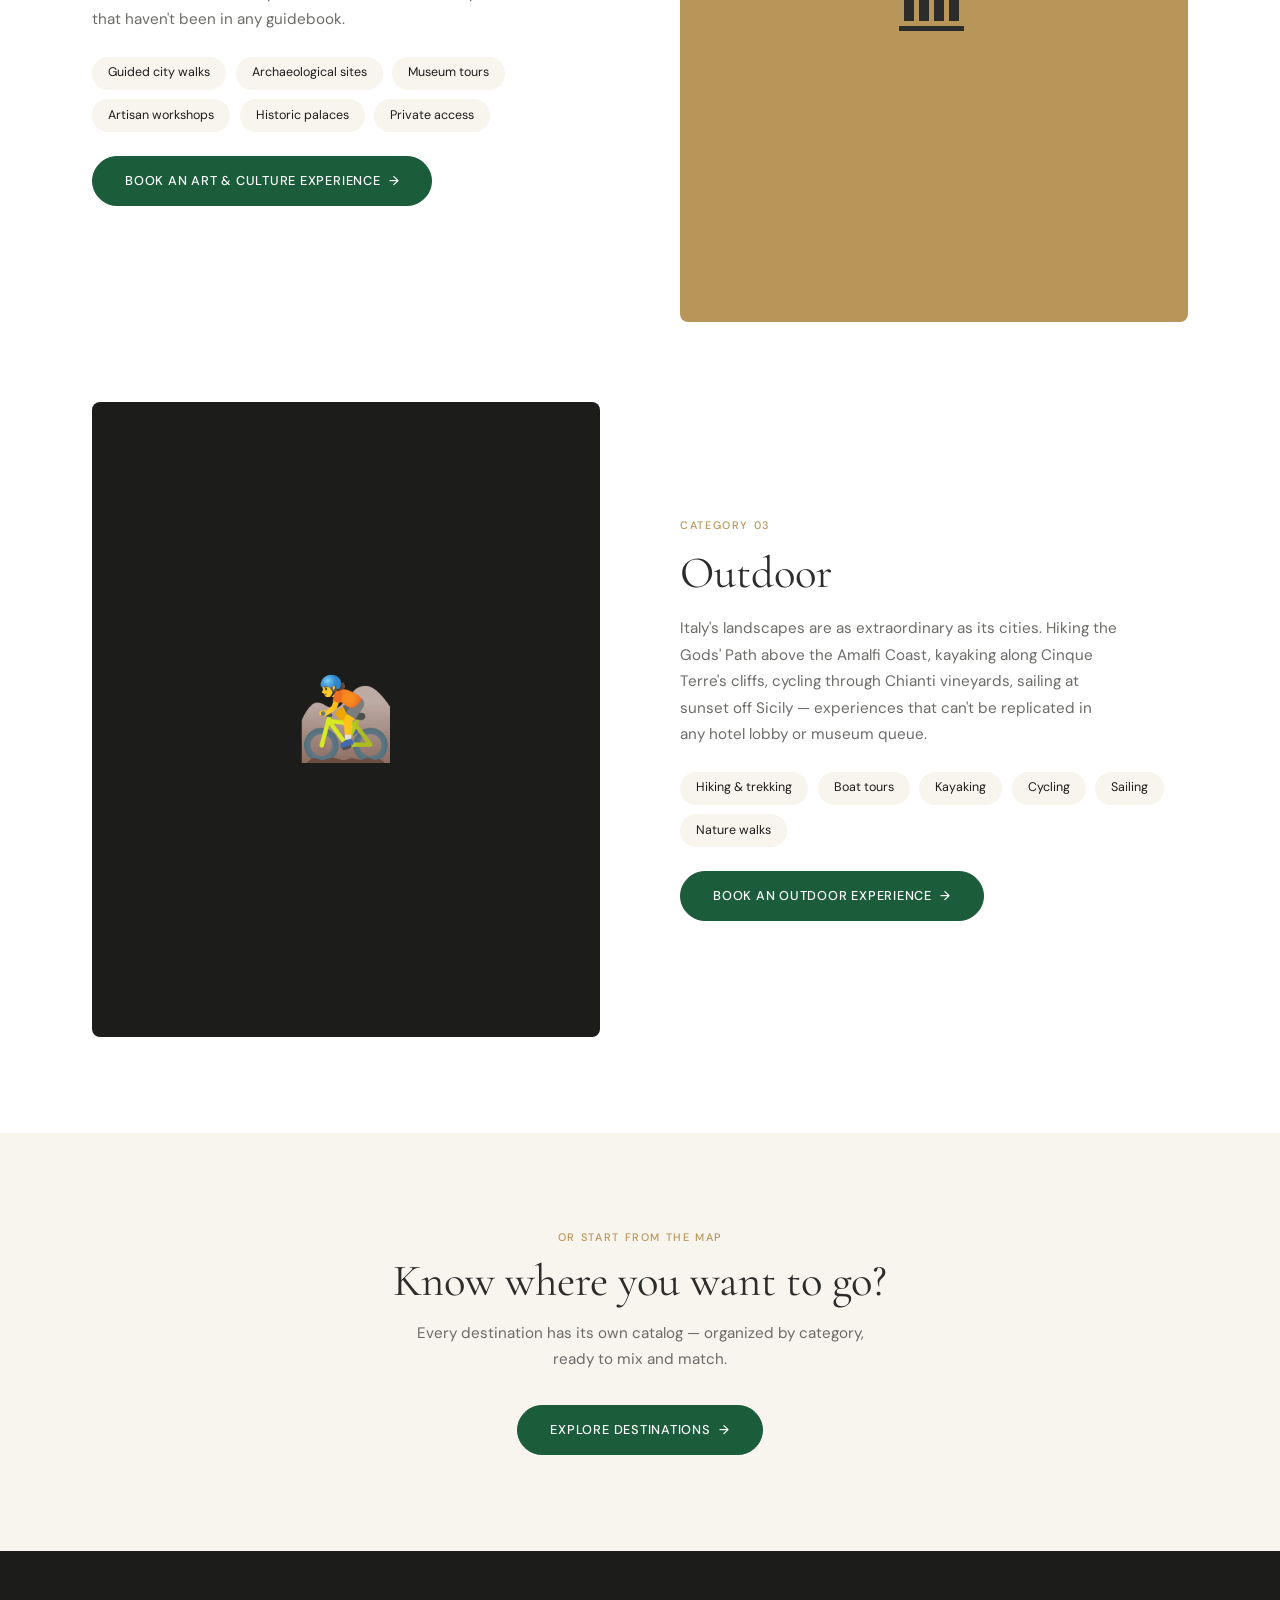
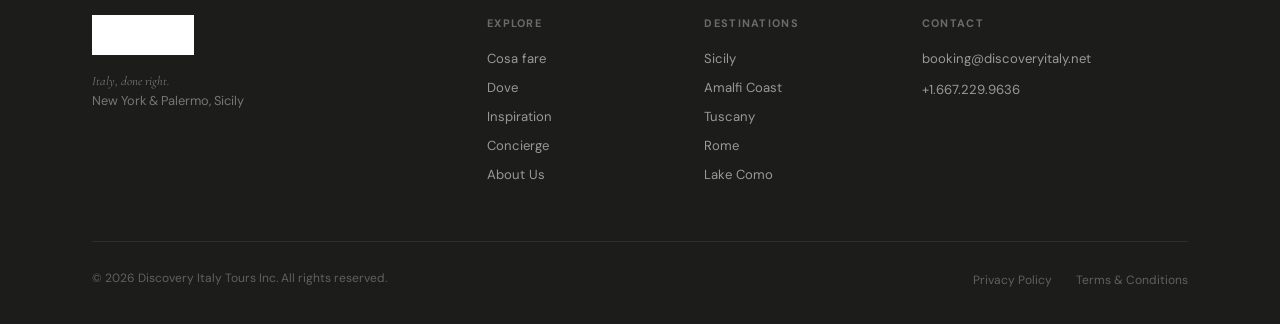
<file: experiences.html>
<!DOCTYPE html>
<html lang="en">
<head>
  <meta charset="UTF-8" />
  <meta name="viewport" content="width=device-width, initial-scale=1.0" />
  <title>Cosa fare — Discovery Italy Tours</title>
  <meta name="description" content="Browse Italian experiences by category: Food & Wine, Art & Culture, Outdoor. Mix and match across seven destinations." />
  <link rel="stylesheet" href="css/style.css" />
</head>
<body>

  <nav class="nav" id="nav">
    <div class="nav-inner">
      <a href="index.html" class="nav-logo">
        <img src="logo-icon.jpg" alt="Discovery Italy Tours" />
        <span class="nav-logo-wordmark">DISCOVERY<br>ITALY</span>
      </a>
      <div class="nav-links">
        <a href="experiences.html" class="active">Cosa fare</a>
        <a href="destinations.html">Dove</a>
        <a href="inspiration.html">Inspiration</a>
        <a href="concierge.html">Concierge</a>
        <a href="about.html">About Us</a>
      </div>
      <a href="partner-hub.html" class="nav-login">Partner Login</a>
    </div>
  </nav>

  <section class="page-hero">
    <div class="container">
      <span class="eyebrow" style="color:rgba(184,150,90,0.8);">Cosa fare</span>
      <h1>What kind of Italy<br>are you looking for?</h1>
      <p>Every experience we offer falls into one of three categories. Start here, then mix and match across destinations.</p>
    </div>
  </section>

  <!-- THREE CATEGORIES -->
  <section class="section">
    <div class="container">

      <!-- FOOD & WINE -->
      <div class="split" style="margin-bottom:5rem;">
        <div class="split-img" style="background:var(--green);display:flex;align-items:center;justify-content:center;font-size:5rem;">🍷</div>
        <div class="split-content">
          <span class="eyebrow">Category 01</span>
          <h2>Food &amp; Wine</h2>
          <p>Italy's greatest pleasure is its table. Cooking classes with local families, truffle hunts in the hills, wine tastings on private estates, street food tours at dawn, market visits before the tourists arrive, and dinners that last three hours because no one wants them to end.</p>
          <div style="margin:1.5rem 0;display:flex;flex-wrap:wrap;gap:0.6rem;">
            <span style="background:var(--cream);border-radius:2rem;padding:0.4rem 1rem;font-size:0.78rem;color:var(--dark);">Cooking classes</span>
            <span style="background:var(--cream);border-radius:2rem;padding:0.4rem 1rem;font-size:0.78rem;color:var(--dark);">Wine tastings &amp; estates</span>
            <span style="background:var(--cream);border-radius:2rem;padding:0.4rem 1rem;font-size:0.78rem;color:var(--dark);">Truffle hunts</span>
            <span style="background:var(--cream);border-radius:2rem;padding:0.4rem 1rem;font-size:0.78rem;color:var(--dark);">Street food tours</span>
            <span style="background:var(--cream);border-radius:2rem;padding:0.4rem 1rem;font-size:0.78rem;color:var(--dark);">Dinner with locals</span>
            <span style="background:var(--cream);border-radius:2rem;padding:0.4rem 1rem;font-size:0.78rem;color:var(--dark);">Market visits</span>
          </div>
          <a href="concierge.html" class="btn btn-green btn-arrow">Book a Food &amp; Wine experience</a>
        </div>
      </div>

      <!-- ART & CULTURE -->
      <div class="split" style="margin-bottom:5rem;direction:rtl;">
        <div class="split-img" style="background:var(--gold);display:flex;align-items:center;justify-content:center;font-size:5rem;direction:ltr;">🏛</div>
        <div class="split-content" style="direction:ltr;">
          <span class="eyebrow">Category 02</span>
          <h2>Art &amp; Culture</h2>
          <p>Italy is the world's largest open-air museum — but the best of it isn't behind velvet ropes. Private guided walks through ancient neighborhoods, archaeological sites before the crowds, artisan workshops where old crafts still live, palaces that haven't been in any guidebook.</p>
          <div style="margin:1.5rem 0;display:flex;flex-wrap:wrap;gap:0.6rem;">
            <span style="background:var(--cream);border-radius:2rem;padding:0.4rem 1rem;font-size:0.78rem;color:var(--dark);">Guided city walks</span>
            <span style="background:var(--cream);border-radius:2rem;padding:0.4rem 1rem;font-size:0.78rem;color:var(--dark);">Archaeological sites</span>
            <span style="background:var(--cream);border-radius:2rem;padding:0.4rem 1rem;font-size:0.78rem;color:var(--dark);">Museum tours</span>
            <span style="background:var(--cream);border-radius:2rem;padding:0.4rem 1rem;font-size:0.78rem;color:var(--dark);">Artisan workshops</span>
            <span style="background:var(--cream);border-radius:2rem;padding:0.4rem 1rem;font-size:0.78rem;color:var(--dark);">Historic palaces</span>
            <span style="background:var(--cream);border-radius:2rem;padding:0.4rem 1rem;font-size:0.78rem;color:var(--dark);">Private access</span>
          </div>
          <a href="concierge.html" class="btn btn-green btn-arrow">Book an Art &amp; Culture experience</a>
        </div>
      </div>

      <!-- OUTDOOR -->
      <div class="split">
        <div class="split-img" style="background:var(--dark);display:flex;align-items:center;justify-content:center;font-size:5rem;">🚵</div>
        <div class="split-content">
          <span class="eyebrow">Category 03</span>
          <h2>Outdoor</h2>
          <p>Italy's landscapes are as extraordinary as its cities. Hiking the Gods' Path above the Amalfi Coast, kayaking along Cinque Terre's cliffs, cycling through Chianti vineyards, sailing at sunset off Sicily — experiences that can't be replicated in any hotel lobby or museum queue.</p>
          <div style="margin:1.5rem 0;display:flex;flex-wrap:wrap;gap:0.6rem;">
            <span style="background:var(--cream);border-radius:2rem;padding:0.4rem 1rem;font-size:0.78rem;color:var(--dark);">Hiking &amp; trekking</span>
            <span style="background:var(--cream);border-radius:2rem;padding:0.4rem 1rem;font-size:0.78rem;color:var(--dark);">Boat tours</span>
            <span style="background:var(--cream);border-radius:2rem;padding:0.4rem 1rem;font-size:0.78rem;color:var(--dark);">Kayaking</span>
            <span style="background:var(--cream);border-radius:2rem;padding:0.4rem 1rem;font-size:0.78rem;color:var(--dark);">Cycling</span>
            <span style="background:var(--cream);border-radius:2rem;padding:0.4rem 1rem;font-size:0.78rem;color:var(--dark);">Sailing</span>
            <span style="background:var(--cream);border-radius:2rem;padding:0.4rem 1rem;font-size:0.78rem;color:var(--dark);">Nature walks</span>
          </div>
          <a href="concierge.html" class="btn btn-green btn-arrow">Book an Outdoor experience</a>
        </div>
      </div>

    </div>
  </section>

  <!-- BROWSE BY DESTINATION CTA -->
  <section class="section bg-cream text-center">
    <div class="container-narrow">
      <span class="eyebrow">Or start from the map</span>
      <h2>Know where you want to go?</h2>
      <p style="margin:0.8rem auto 2rem;max-width:460px;">Every destination has its own catalog — organized by category, ready to mix and match.</p>
      <a href="destinations.html" class="btn btn-green btn-arrow">Explore destinations</a>
    </div>
  </section>

  <footer class="site-footer">
    <div class="container">
      <div class="footer-grid">
        <div class="footer-brand">
          <img src="logo-horizontal.jpg" alt="Discovery Italy Tours" />
          <p class="footer-tagline">Italy, done right.</p>
          <p>New York &amp; Palermo, Sicily</p>
        </div>
        <div class="footer-col">
          <h5>EXPLORE</h5>
          <a href="experiences.html">Cosa fare</a>
          <a href="destinations.html">Dove</a>
          <a href="inspiration.html">Inspiration</a>
          <a href="concierge.html">Concierge</a>
          <a href="about.html">About Us</a>
        </div>
        <div class="footer-col">
          <h5>DESTINATIONS</h5>
          <a href="sicily.html">Sicily</a>
          <a href="destinations.html#amalfi">Amalfi Coast</a>
          <a href="destinations.html#tuscany">Tuscany</a>
          <a href="destinations.html#rome">Rome</a>
          <a href="destinations.html#como">Lake Como</a>
        </div>
        <div class="footer-col">
          <h5>CONTACT</h5>
          <p>booking@discoveryitaly.net</p>
          <p>+1.667.229.9636</p>
        </div>
      </div>
      <div class="footer-bottom">
        <p>© 2026 Discovery Italy Tours Inc. All rights reserved.</p>
        <div><a href="#">Privacy Policy</a><a href="#">Terms &amp; Conditions</a></div>
      </div>
    </div>
  </footer>
  <script src="js/main.js"></script>
</body>
</html>
</file>
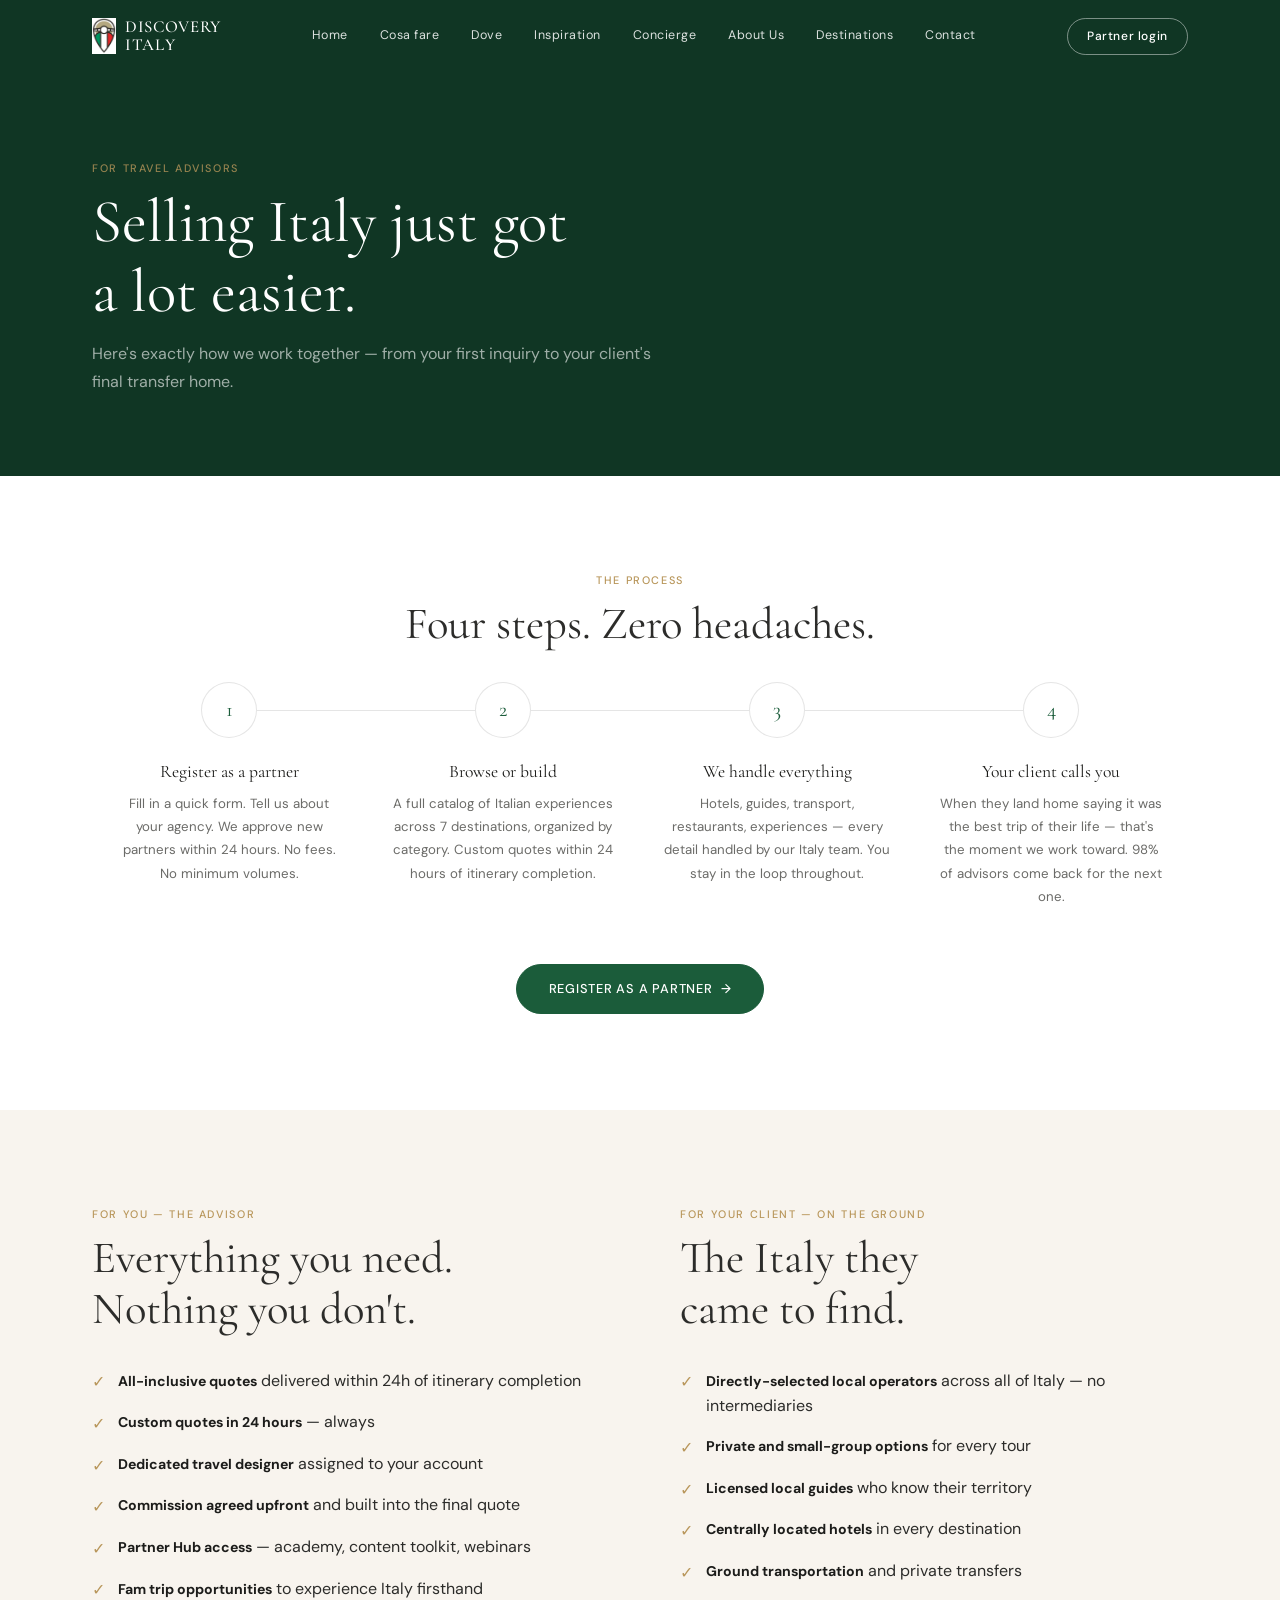
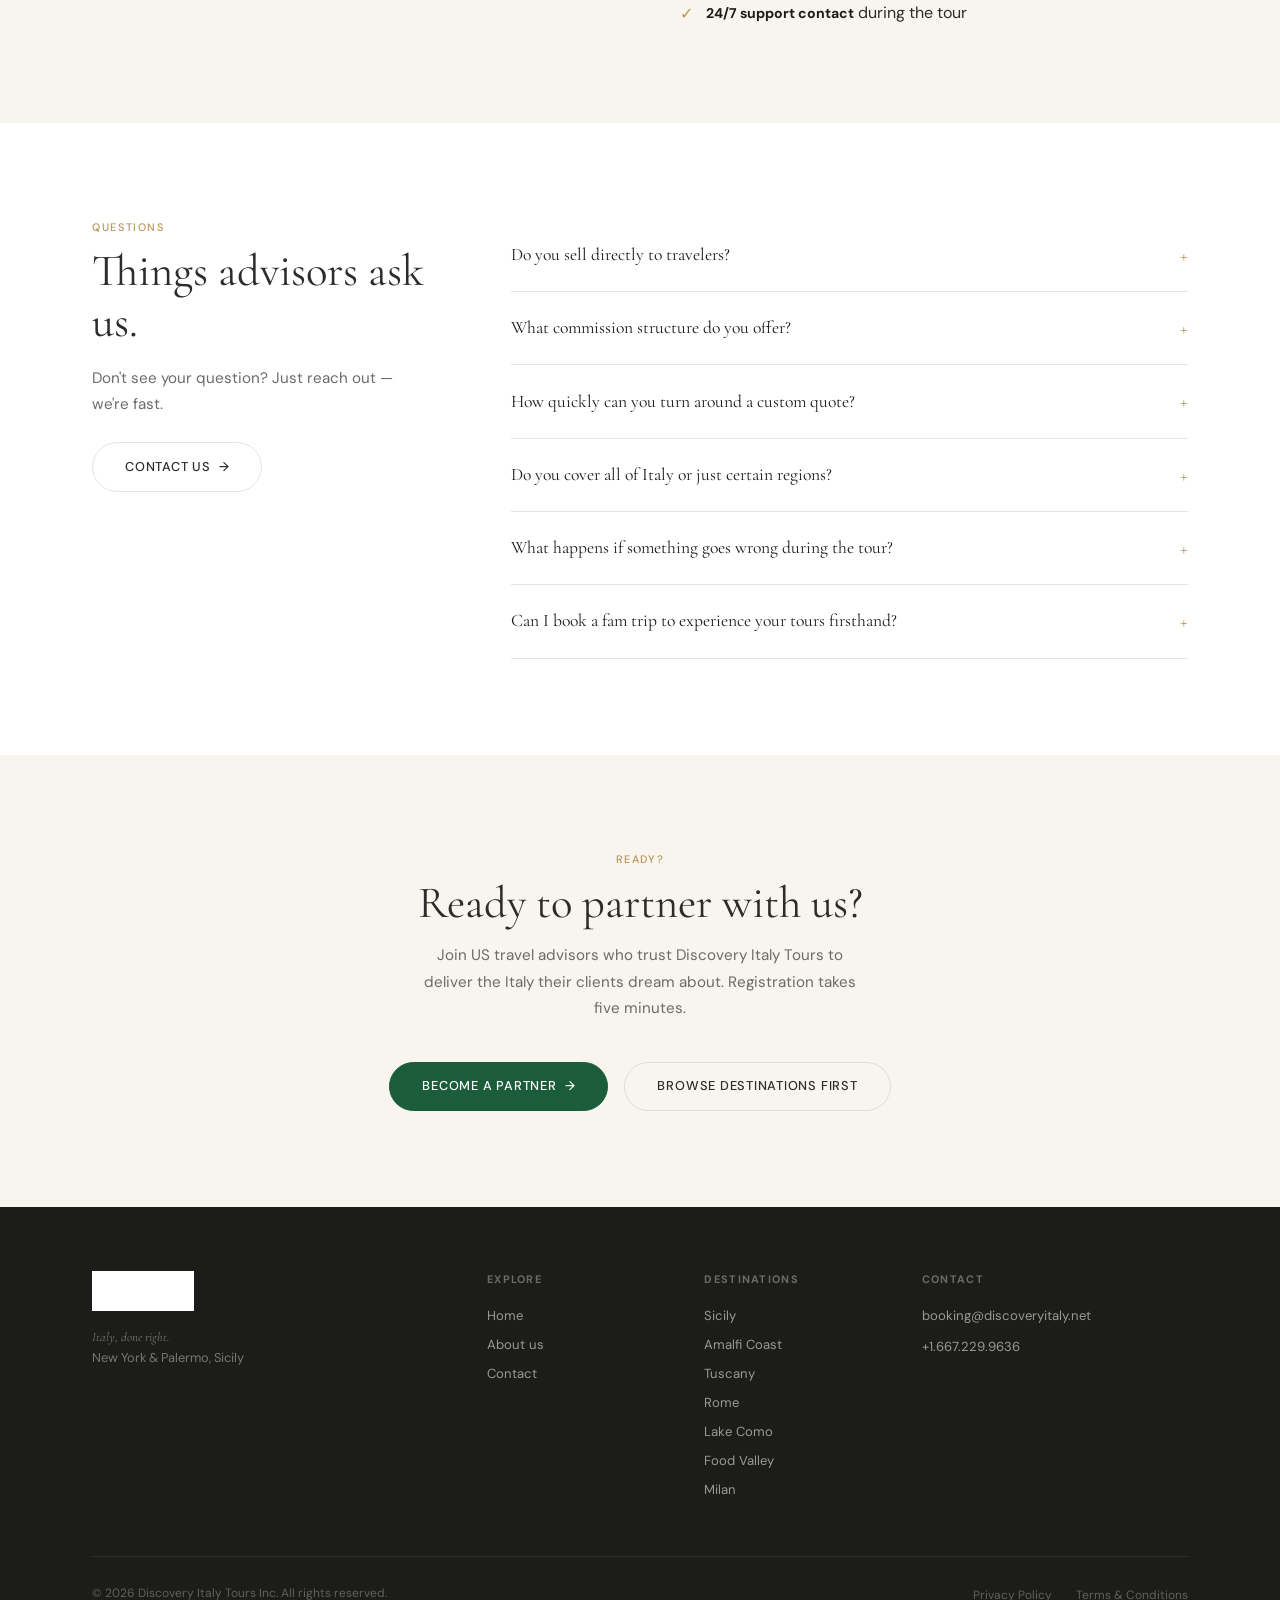
<file: how-it-works.html>
<!DOCTYPE html>
<html lang="en">
<head>
  <meta charset="UTF-8" />
  <meta name="viewport" content="width=device-width, initial-scale=1.0" />
  <title>How It Works — Discovery Italy Tours</title>
  <meta name="description" content="Selling Italy just got easier. Here's exactly how we work together — from your first inquiry to your client's final transfer home." />
  <link rel="stylesheet" href="css/style.css" />
</head>
<body>

  <nav class="nav" id="nav">
    <div class="nav-inner">
      <a href="index.html" class="nav-logo">
        <img src="logo-icon.jpg" alt="Discovery Italy Tours" />
        <span class="nav-logo-wordmark">DISCOVERY<br>ITALY</span>
      </a>
      <div class="nav-links">
        <a href="index.html">Home</a>
        <a href="experiences.html">Cosa fare</a>
        <a href="destinations.html">Dove</a>
        <a href="inspiration.html">Inspiration</a>
        <a href="concierge.html">Concierge</a>
        <a href="about.html">About Us</a>
        
        <a href="destinations.html">Destinations</a>
        
        <a href="contact.html">Contact</a>
      </div>
      <a href="partner-hub.html" class="nav-login">Partner login</a>
    </div>
  </nav>

  <section class="page-hero">
    <div class="container">
      <span class="eyebrow" style="color:rgba(184,150,90,0.8);">For travel advisors</span>
      <h1>Selling Italy just got<br>a lot easier.</h1>
      <p>Here's exactly how we work together — from your first inquiry to your client's final transfer home.</p>
    </div>
  </section>

  <!-- PROCESS -->
  <section class="section">
    <div class="container">
      <div class="text-center mb-4">
        <span class="eyebrow">The process</span>
        <h2>Four steps. Zero headaches.</h2>
      </div>
      <div class="process-grid">
        <div class="process-step fade-up">
          <div class="step-num">1</div>
          <h3>Register as a partner</h3>
          <p>Fill in a quick form. Tell us about your agency. We approve new partners within 24 hours. No fees. No minimum volumes.</p>
        </div>
        <div class="process-step fade-up">
          <div class="step-num">2</div>
          <h3>Browse or build</h3>
          <p>A full catalog of Italian experiences across 7 destinations, organized by category. Custom quotes within 24 hours of itinerary completion.</p>
        </div>
        <div class="process-step fade-up">
          <div class="step-num">3</div>
          <h3>We handle everything</h3>
          <p>Hotels, guides, transport, restaurants, experiences — every detail handled by our Italy team. You stay in the loop throughout.</p>
        </div>
        <div class="process-step fade-up">
          <div class="step-num">4</div>
          <h3>Your client calls you</h3>
          <p>When they land home saying it was the best trip of their life — that's the moment we work toward. 98% of advisors come back for the next one.</p>
        </div>
      </div>
      <div style="text-align:center;margin-top:3.5rem;">
        <a href="contact.html" class="btn btn-green btn-arrow">Register as a partner</a>
      </div>
    </div>
  </section>

  <!-- WHAT'S INCLUDED -->
  <section class="section bg-cream">
    <div class="container">
      <div style="display:grid;grid-template-columns:1fr 1fr;gap:5rem;">
        <div>
          <span class="eyebrow">For you — the advisor</span>
          <h2 style="margin-bottom:2rem;">Everything you need.<br>Nothing you don't.</h2>
          <div style="display:flex;flex-direction:column;gap:0.9rem;">
            <div style="display:flex;gap:0.8rem;align-items:flex-start;">
              <span style="color:var(--gold);font-size:1rem;margin-top:0.1rem;">✓</span>
              <div><strong style="font-size:0.88rem;color:var(--dark);">All-inclusive quotes</strong> delivered within 24h of itinerary completion</div>
            </div>
            <div style="display:flex;gap:0.8rem;align-items:flex-start;">
              <span style="color:var(--gold);font-size:1rem;margin-top:0.1rem;">✓</span>
              <div><strong style="font-size:0.88rem;color:var(--dark);">Custom quotes in 24 hours</strong> — always</div>
            </div>
            <div style="display:flex;gap:0.8rem;align-items:flex-start;">
              <span style="color:var(--gold);font-size:1rem;margin-top:0.1rem;">✓</span>
              <div><strong style="font-size:0.88rem;color:var(--dark);">Dedicated travel designer</strong> assigned to your account</div>
            </div>
            <div style="display:flex;gap:0.8rem;align-items:flex-start;">
              <span style="color:var(--gold);font-size:1rem;margin-top:0.1rem;">✓</span>
              <div><strong style="font-size:0.88rem;color:var(--dark);">Commission agreed upfront</strong> and built into the final quote</div>
            </div>
            <div style="display:flex;gap:0.8rem;align-items:flex-start;">
              <span style="color:var(--gold);font-size:1rem;margin-top:0.1rem;">✓</span>
              <div><strong style="font-size:0.88rem;color:var(--dark);">Partner Hub access</strong> — academy, content toolkit, webinars</div>
            </div>
            <div style="display:flex;gap:0.8rem;align-items:flex-start;">
              <span style="color:var(--gold);font-size:1rem;margin-top:0.1rem;">✓</span>
              <div><strong style="font-size:0.88rem;color:var(--dark);">Fam trip opportunities</strong> to experience Italy firsthand</div>
            </div>
          </div>
        </div>
        <div>
          <span class="eyebrow">For your client — on the ground</span>
          <h2 style="margin-bottom:2rem;">The Italy they<br>came to find.</h2>
          <div style="display:flex;flex-direction:column;gap:0.9rem;">
            <div style="display:flex;gap:0.8rem;align-items:flex-start;">
              <span style="color:var(--gold);font-size:1rem;margin-top:0.1rem;">✓</span>
              <div><strong style="font-size:0.88rem;color:var(--dark);">Directly-selected local operators</strong> across all of Italy — no intermediaries</div>
            </div>
            <div style="display:flex;gap:0.8rem;align-items:flex-start;">
              <span style="color:var(--gold);font-size:1rem;margin-top:0.1rem;">✓</span>
              <div><strong style="font-size:0.88rem;color:var(--dark);">Private and small-group options</strong> for every tour</div>
            </div>
            <div style="display:flex;gap:0.8rem;align-items:flex-start;">
              <span style="color:var(--gold);font-size:1rem;margin-top:0.1rem;">✓</span>
              <div><strong style="font-size:0.88rem;color:var(--dark);">Licensed local guides</strong> who know their territory</div>
            </div>
            <div style="display:flex;gap:0.8rem;align-items:flex-start;">
              <span style="color:var(--gold);font-size:1rem;margin-top:0.1rem;">✓</span>
              <div><strong style="font-size:0.88rem;color:var(--dark);">Centrally located hotels</strong> in every destination</div>
            </div>
            <div style="display:flex;gap:0.8rem;align-items:flex-start;">
              <span style="color:var(--gold);font-size:1rem;margin-top:0.1rem;">✓</span>
              <div><strong style="font-size:0.88rem;color:var(--dark);">Ground transportation</strong> and private transfers</div>
            </div>
            <div style="display:flex;gap:0.8rem;align-items:flex-start;">
              <span style="color:var(--gold);font-size:1rem;margin-top:0.1rem;">✓</span>
              <div><strong style="font-size:0.88rem;color:var(--dark);">24/7 support contact</strong> during the tour</div>
            </div>
          </div>
        </div>
      </div>
    </div>
  </section>

  <!-- FAQ -->
  <section class="section">
    <div class="container">
      <div style="display:grid;grid-template-columns:1fr 2fr;gap:5rem;align-items:start;">
        <div>
          <span class="eyebrow">Questions</span>
          <h2>Things advisors ask us.</h2>
          <p style="margin-top:1rem;">Don't see your question? Just reach out — we're fast.</p>
          <a href="contact.html" class="btn btn-outline-dark btn-arrow" style="margin-top:1.5rem;display:inline-flex;">Contact us</a>
        </div>
        <div>
          <details class="faq-item">
            <summary class="faq-q">Do you sell directly to travelers?</summary>
            <p class="faq-a">No. We work exclusively through US travel advisors. If a traveler contacts us directly, we refer them to a registered partner in our network. Your relationship with your client is protected.</p>
          </details>
          <details class="faq-item">
            <summary class="faq-q">What commission structure do you offer?</summary>
            <p class="faq-a">We quote once the itinerary is complete — a single all-inclusive price for the full tour. Agent commission is agreed during the planning phase: we ask which percentage you want to include and build it directly into the final quote. Your margin is protected by design.</p>
          </details>
          <details class="faq-item">
            <summary class="faq-q">How quickly can you turn around a custom quote?</summary>
            <p class="faq-a">Within 24 hours for most requests. For complex multi-destination itineraries or large groups, allow up to 48 hours. We'll always confirm receipt of your request within the hour.</p>
          </details>
          <details class="faq-item">
            <summary class="faq-q">Do you cover all of Italy or just certain regions?</summary>
            <p class="faq-a">Our core catalog covers Sicily, Amalfi Coast, Tuscany, Rome, Lake Como, Food Valley (Emilia-Romagna), and Milan. We can arrange tours to other Italian destinations on request — just ask.</p>
          </details>
          <details class="faq-item">
            <summary class="faq-q">What happens if something goes wrong during the tour?</summary>
            <p class="faq-a">Our Italy team is reachable during every tour. We have contingency plans for the most common issues — from weather disruptions to supplier no-shows. Your client will always have someone to call. And so will you.</p>
          </details>
          <details class="faq-item">
            <summary class="faq-q">Can I book a fam trip to experience your tours firsthand?</summary>
            <p class="faq-a">Yes — and we encourage it. We run fam trips regularly throughout the year for registered partners. They're the best way to sell Italy with real conviction. Ask us about the next one.</p>
          </details>
        </div>
      </div>
    </div>
  </section>

  <!-- CTA -->
  <section class="section bg-cream text-center">
    <div class="container-narrow">
      <span class="eyebrow">Ready?</span>
      <h2>Ready to partner with us?</h2>
      <p style="margin:0.8rem auto 2.5rem;max-width:440px;">Join US travel advisors who trust Discovery Italy Tours to deliver the Italy their clients dream about. Registration takes five minutes.</p>
      <div style="display:flex;gap:1rem;justify-content:center;flex-wrap:wrap;">
        <a href="contact.html" class="btn btn-green btn-arrow">Become a partner</a>
        <a href="destinations.html" class="btn btn-outline-dark">Browse destinations first</a>
      </div>
    </div>
  </section>

  <footer class="site-footer">
    <div class="container">
      <div class="footer-grid">
        <div class="footer-brand">
          <img src="logo-horizontal.jpg" alt="Discovery Italy Tours" />
          <p class="footer-tagline">Italy, done right.</p>
          <p>New York &amp; Palermo, Sicily</p>
        </div>
        <div class="footer-col"><h5>EXPLORE</h5><a href="index.html">Home</a><a href="about.html">About us</a><a href="contact.html">Contact</a></div>
        <div class="footer-col"><h5>DESTINATIONS</h5><a href="sicily.html">Sicily</a><a href="destinations.html#amalfi">Amalfi Coast</a><a href="destinations.html#tuscany">Tuscany</a><a href="destinations.html#rome">Rome</a><a href="destinations.html#como">Lake Como</a><a href="destinations.html#foodvalley">Food Valley</a><a href="destinations.html#milan">Milan</a></div>
        <div class="footer-col"><h5>CONTACT</h5><p>booking@discoveryitaly.net</p><p>+1.667.229.9636</p></div>
      </div>
      <div class="footer-bottom">
        <p>© 2026 Discovery Italy Tours Inc. All rights reserved.</p>
        <div><a href="#">Privacy Policy</a><a href="#">Terms &amp; Conditions</a></div>
      </div>
    </div>
  </footer>

  <script src="js/main.js"></script>
</body>
</html>
</file>
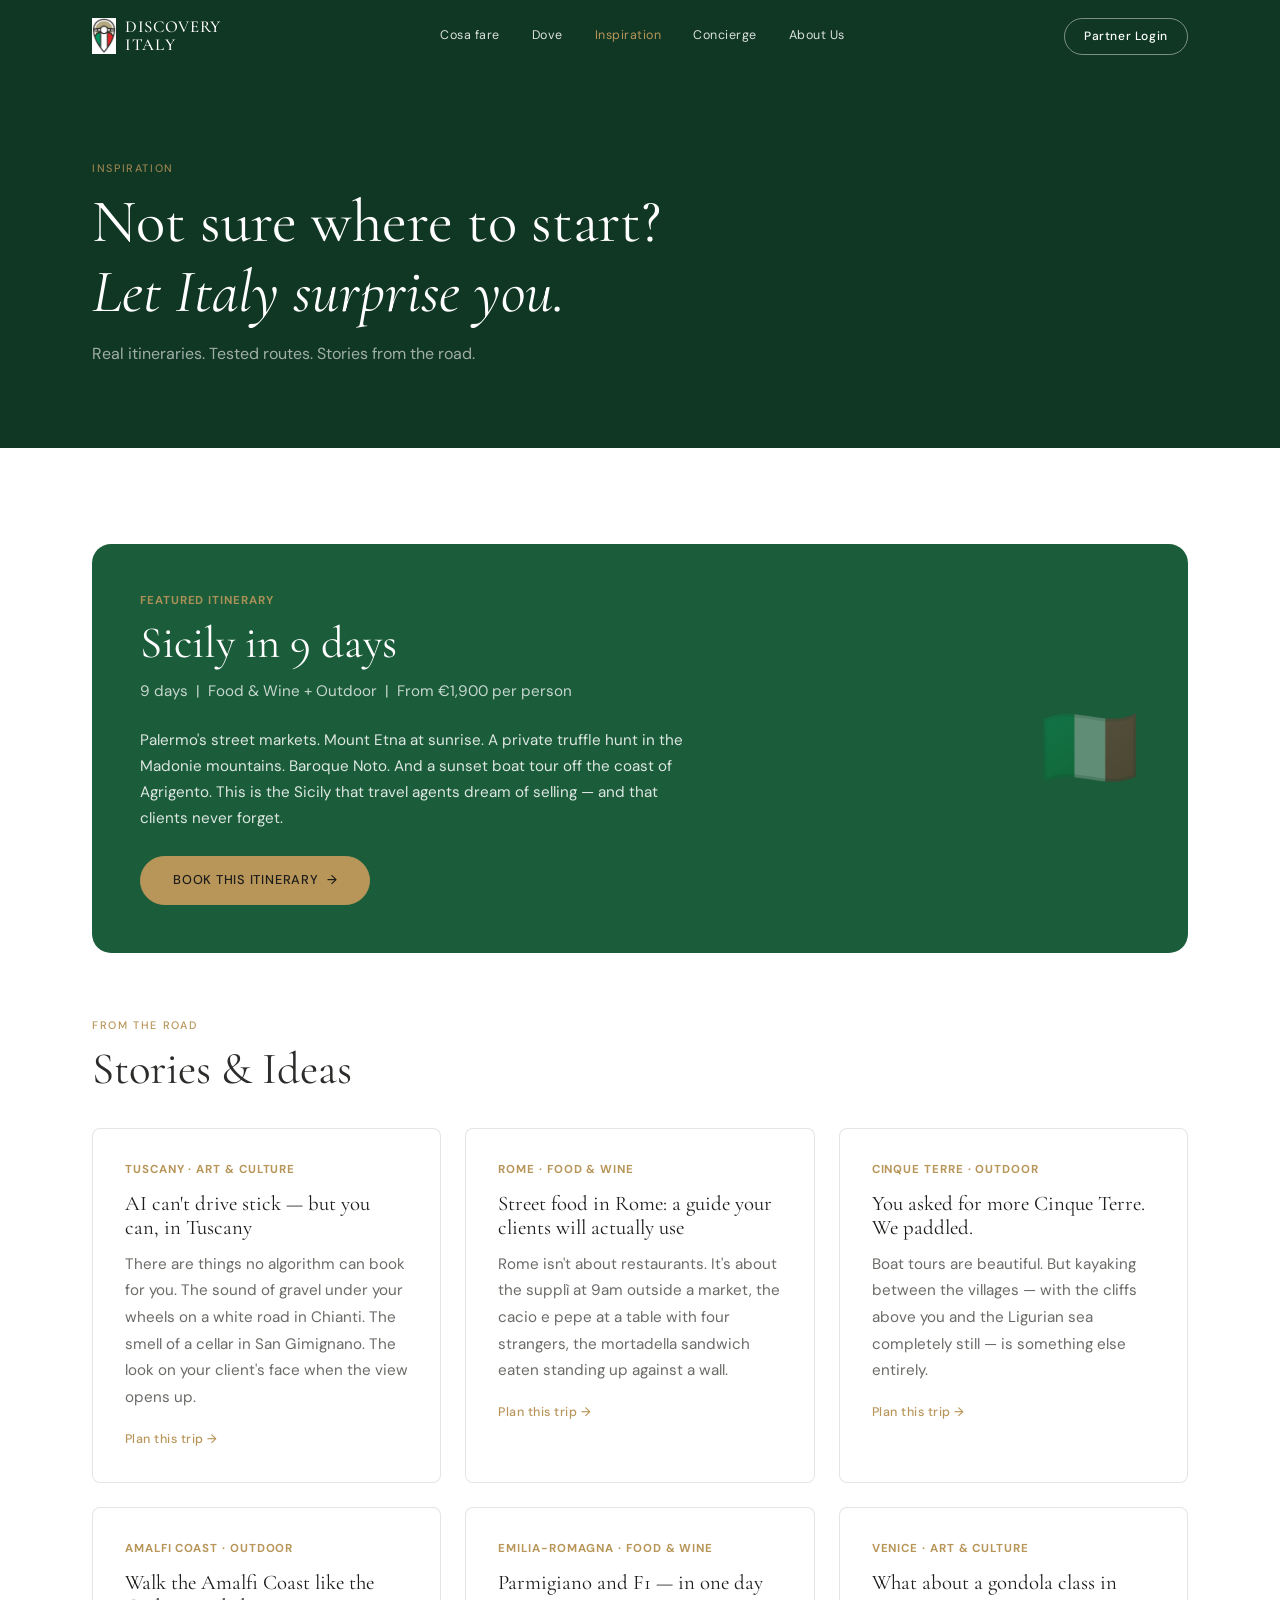
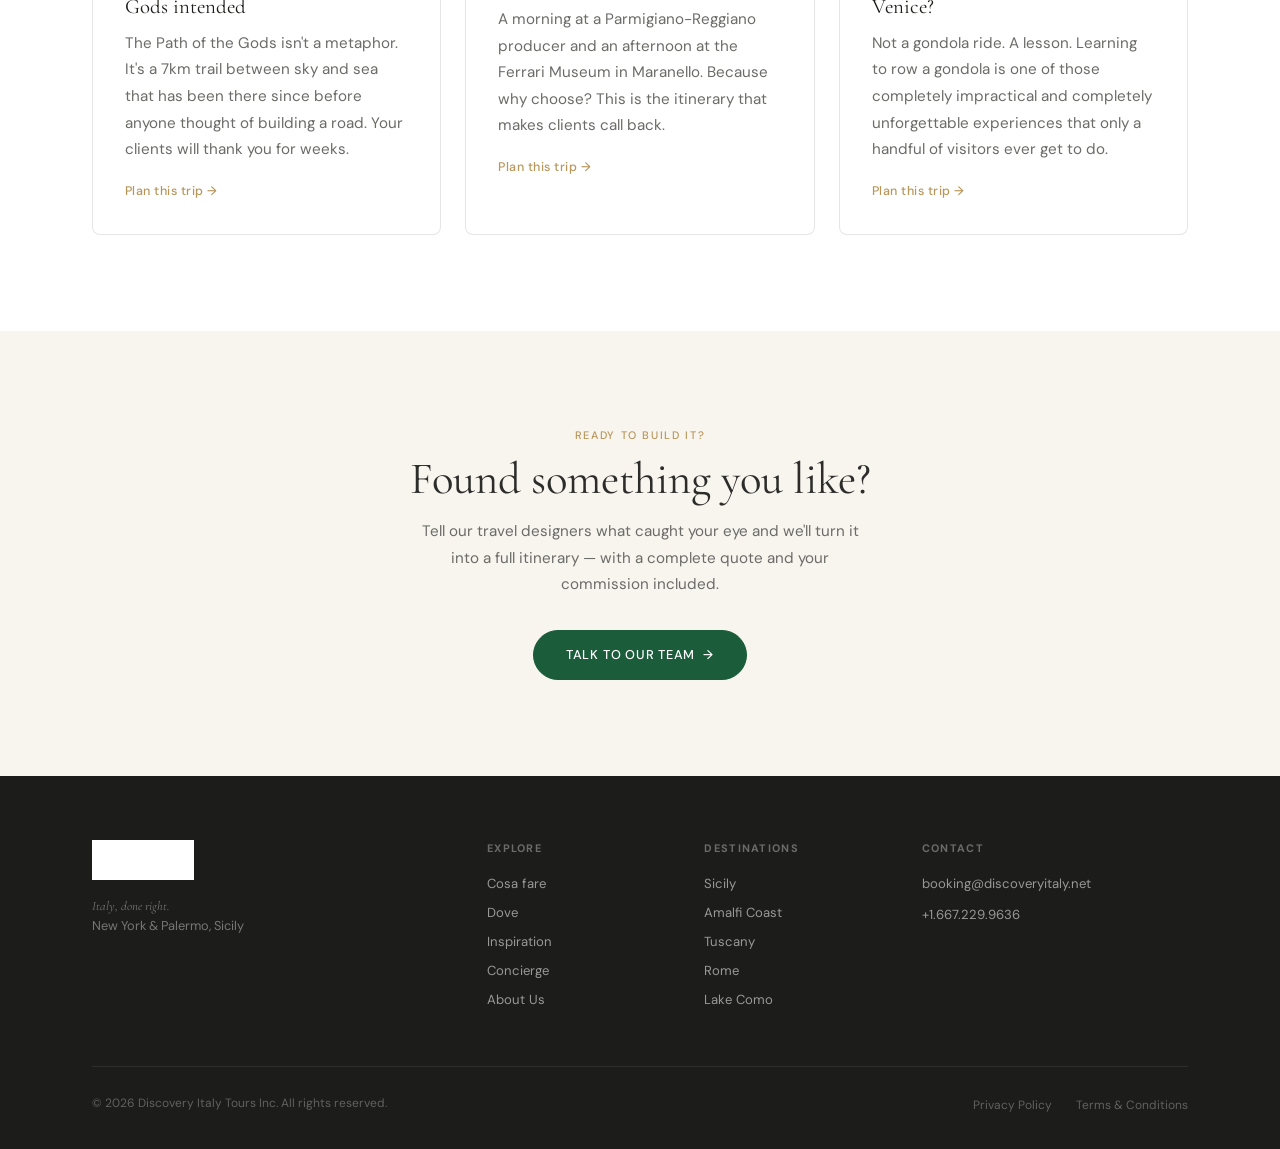
<file: inspiration.html>
<!DOCTYPE html>
<html lang="en">
<head>
  <meta charset="UTF-8" />
  <meta name="viewport" content="width=device-width, initial-scale=1.0" />
  <title>Inspiration — Discovery Italy Tours</title>
  <meta name="description" content="Real itineraries, curated stories, and tour ideas from the road. Not sure where to start? Let Italy surprise you." />
  <link rel="stylesheet" href="css/style.css" />
</head>
<body>

  <nav class="nav" id="nav">
    <div class="nav-inner">
      <a href="index.html" class="nav-logo">
        <img src="logo-icon.jpg" alt="Discovery Italy Tours" />
        <span class="nav-logo-wordmark">DISCOVERY<br>ITALY</span>
      </a>
      <div class="nav-links">
        <a href="experiences.html">Cosa fare</a>
        <a href="destinations.html">Dove</a>
        <a href="inspiration.html" class="active">Inspiration</a>
        <a href="concierge.html">Concierge</a>
        <a href="about.html">About Us</a>
      </div>
      <a href="partner-hub.html" class="nav-login">Partner Login</a>
    </div>
  </nav>

  <section class="page-hero">
    <div class="container">
      <span class="eyebrow" style="color:rgba(184,150,90,0.8);">Inspiration</span>
      <h1>Not sure where to start?<br><em>Let Italy surprise you.</em></h1>
      <p>Real itineraries. Tested routes. Stories from the road.</p>
    </div>
  </section>

  <section class="section">
    <div class="container">

      <!-- FEATURED ITINERARY -->
      <div style="background:var(--green);border-radius:var(--radius-xl, 1.2rem);padding:3rem;color:white;margin-bottom:4rem;display:grid;grid-template-columns:1fr auto;gap:2rem;align-items:center;">
        <div>
          <span style="font-size:0.72rem;font-weight:700;letter-spacing:0.08em;color:rgba(184,150,90,0.9);display:block;margin-bottom:0.5rem;">FEATURED ITINERARY</span>
          <h2 style="color:white;margin-bottom:0.5rem;">Sicily in 9 days</h2>
          <p style="color:rgba(255,255,255,0.75);margin-bottom:1.5rem;">9 days &nbsp;|&nbsp; Food &amp; Wine + Outdoor &nbsp;|&nbsp; From €1,900 per person</p>
          <p style="color:rgba(255,255,255,0.85);max-width:560px;line-height:1.7;">Palermo's street markets. Mount Etna at sunrise. A private truffle hunt in the Madonie mountains. Baroque Noto. And a sunset boat tour off the coast of Agrigento. This is the Sicily that travel agents dream of selling — and that clients never forget.</p>
          <a href="concierge.html" class="btn btn-primary btn-arrow" style="margin-top:1.5rem;display:inline-flex;">Book this itinerary</a>
        </div>
        <div style="font-size:5rem;opacity:0.3;">🇮🇹</div>
      </div>

      <!-- ARTICLE GRID -->
      <div style="margin-bottom:2rem;">
        <span class="eyebrow">From the road</span>
        <h2 style="margin-bottom:2rem;">Stories &amp; Ideas</h2>
      </div>
      <div class="three-cards">
        <div class="card fade-up">
          <div style="font-size:0.72rem;font-weight:700;letter-spacing:0.08em;color:var(--gold);margin-bottom:0.8rem;">TUSCANY · ART &amp; CULTURE</div>
          <h3>AI can't drive stick — but you can, in Tuscany</h3>
          <p>There are things no algorithm can book for you. The sound of gravel under your wheels on a white road in Chianti. The smell of a cellar in San Gimignano. The look on your client's face when the view opens up.</p>
          <a href="concierge.html" class="card-link">Plan this trip →</a>
        </div>
        <div class="card fade-up">
          <div style="font-size:0.72rem;font-weight:700;letter-spacing:0.08em;color:var(--gold);margin-bottom:0.8rem;">ROME · FOOD &amp; WINE</div>
          <h3>Street food in Rome: a guide your clients will actually use</h3>
          <p>Rome isn't about restaurants. It's about the supplì at 9am outside a market, the cacio e pepe at a table with four strangers, the mortadella sandwich eaten standing up against a wall.</p>
          <a href="concierge.html" class="card-link">Plan this trip →</a>
        </div>
        <div class="card fade-up">
          <div style="font-size:0.72rem;font-weight:700;letter-spacing:0.08em;color:var(--gold);margin-bottom:0.8rem;">CINQUE TERRE · OUTDOOR</div>
          <h3>You asked for more Cinque Terre. We paddled.</h3>
          <p>Boat tours are beautiful. But kayaking between the villages — with the cliffs above you and the Ligurian sea completely still — is something else entirely.</p>
          <a href="concierge.html" class="card-link">Plan this trip →</a>
        </div>
        <div class="card fade-up">
          <div style="font-size:0.72rem;font-weight:700;letter-spacing:0.08em;color:var(--gold);margin-bottom:0.8rem;">AMALFI COAST · OUTDOOR</div>
          <h3>Walk the Amalfi Coast like the Gods intended</h3>
          <p>The Path of the Gods isn't a metaphor. It's a 7km trail between sky and sea that has been there since before anyone thought of building a road. Your clients will thank you for weeks.</p>
          <a href="concierge.html" class="card-link">Plan this trip →</a>
        </div>
        <div class="card fade-up">
          <div style="font-size:0.72rem;font-weight:700;letter-spacing:0.08em;color:var(--gold);margin-bottom:0.8rem;">EMILIA-ROMAGNA · FOOD &amp; WINE</div>
          <h3>Parmigiano and F1 — in one day</h3>
          <p>A morning at a Parmigiano-Reggiano producer and an afternoon at the Ferrari Museum in Maranello. Because why choose? This is the itinerary that makes clients call back.</p>
          <a href="concierge.html" class="card-link">Plan this trip →</a>
        </div>
        <div class="card fade-up">
          <div style="font-size:0.72rem;font-weight:700;letter-spacing:0.08em;color:var(--gold);margin-bottom:0.8rem;">VENICE · ART &amp; CULTURE</div>
          <h3>What about a gondola class in Venice?</h3>
          <p>Not a gondola ride. A lesson. Learning to row a gondola is one of those completely impractical and completely unforgettable experiences that only a handful of visitors ever get to do.</p>
          <a href="concierge.html" class="card-link">Plan this trip →</a>
        </div>
      </div>
    </div>
  </section>

  <!-- CTA -->
  <section class="section bg-cream text-center">
    <div class="container-narrow">
      <span class="eyebrow">Ready to build it?</span>
      <h2>Found something you like?</h2>
      <p style="margin:0.8rem auto 2rem;max-width:460px;">Tell our travel designers what caught your eye and we'll turn it into a full itinerary — with a complete quote and your commission included.</p>
      <a href="concierge.html" class="btn btn-green btn-arrow">Talk to our team</a>
    </div>
  </section>

  <footer class="site-footer">
    <div class="container">
      <div class="footer-grid">
        <div class="footer-brand">
          <img src="logo-horizontal.jpg" alt="Discovery Italy Tours" />
          <p class="footer-tagline">Italy, done right.</p>
          <p>New York &amp; Palermo, Sicily</p>
        </div>
        <div class="footer-col">
          <h5>EXPLORE</h5>
          <a href="experiences.html">Cosa fare</a>
          <a href="destinations.html">Dove</a>
          <a href="inspiration.html">Inspiration</a>
          <a href="concierge.html">Concierge</a>
          <a href="about.html">About Us</a>
        </div>
        <div class="footer-col">
          <h5>DESTINATIONS</h5>
          <a href="sicily.html">Sicily</a>
          <a href="destinations.html#amalfi">Amalfi Coast</a>
          <a href="destinations.html#tuscany">Tuscany</a>
          <a href="destinations.html#rome">Rome</a>
          <a href="destinations.html#como">Lake Como</a>
        </div>
        <div class="footer-col">
          <h5>CONTACT</h5>
          <p>booking@discoveryitaly.net</p>
          <p>+1.667.229.9636</p>
        </div>
      </div>
      <div class="footer-bottom">
        <p>© 2026 Discovery Italy Tours Inc. All rights reserved.</p>
        <div><a href="#">Privacy Policy</a><a href="#">Terms &amp; Conditions</a></div>
      </div>
    </div>
  </footer>
  <script src="js/main.js"></script>
</body>
</html>
</file>
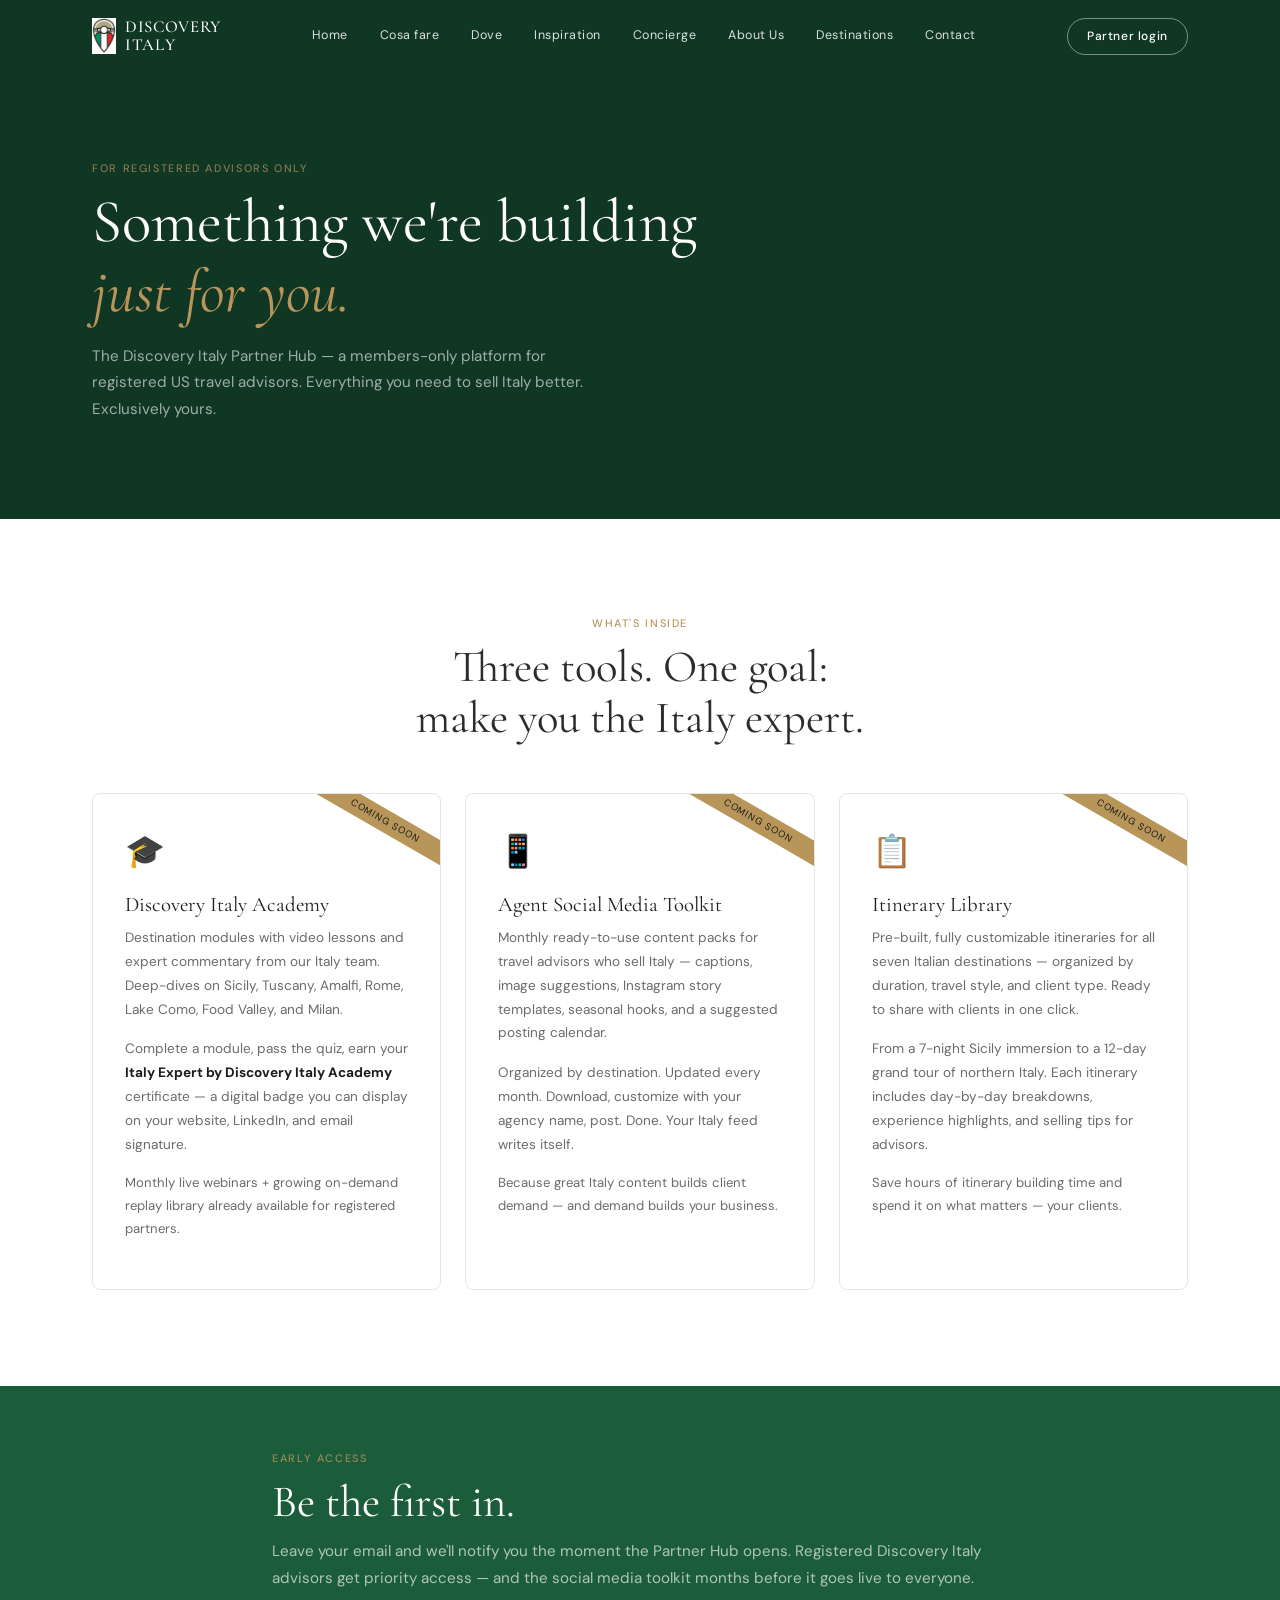
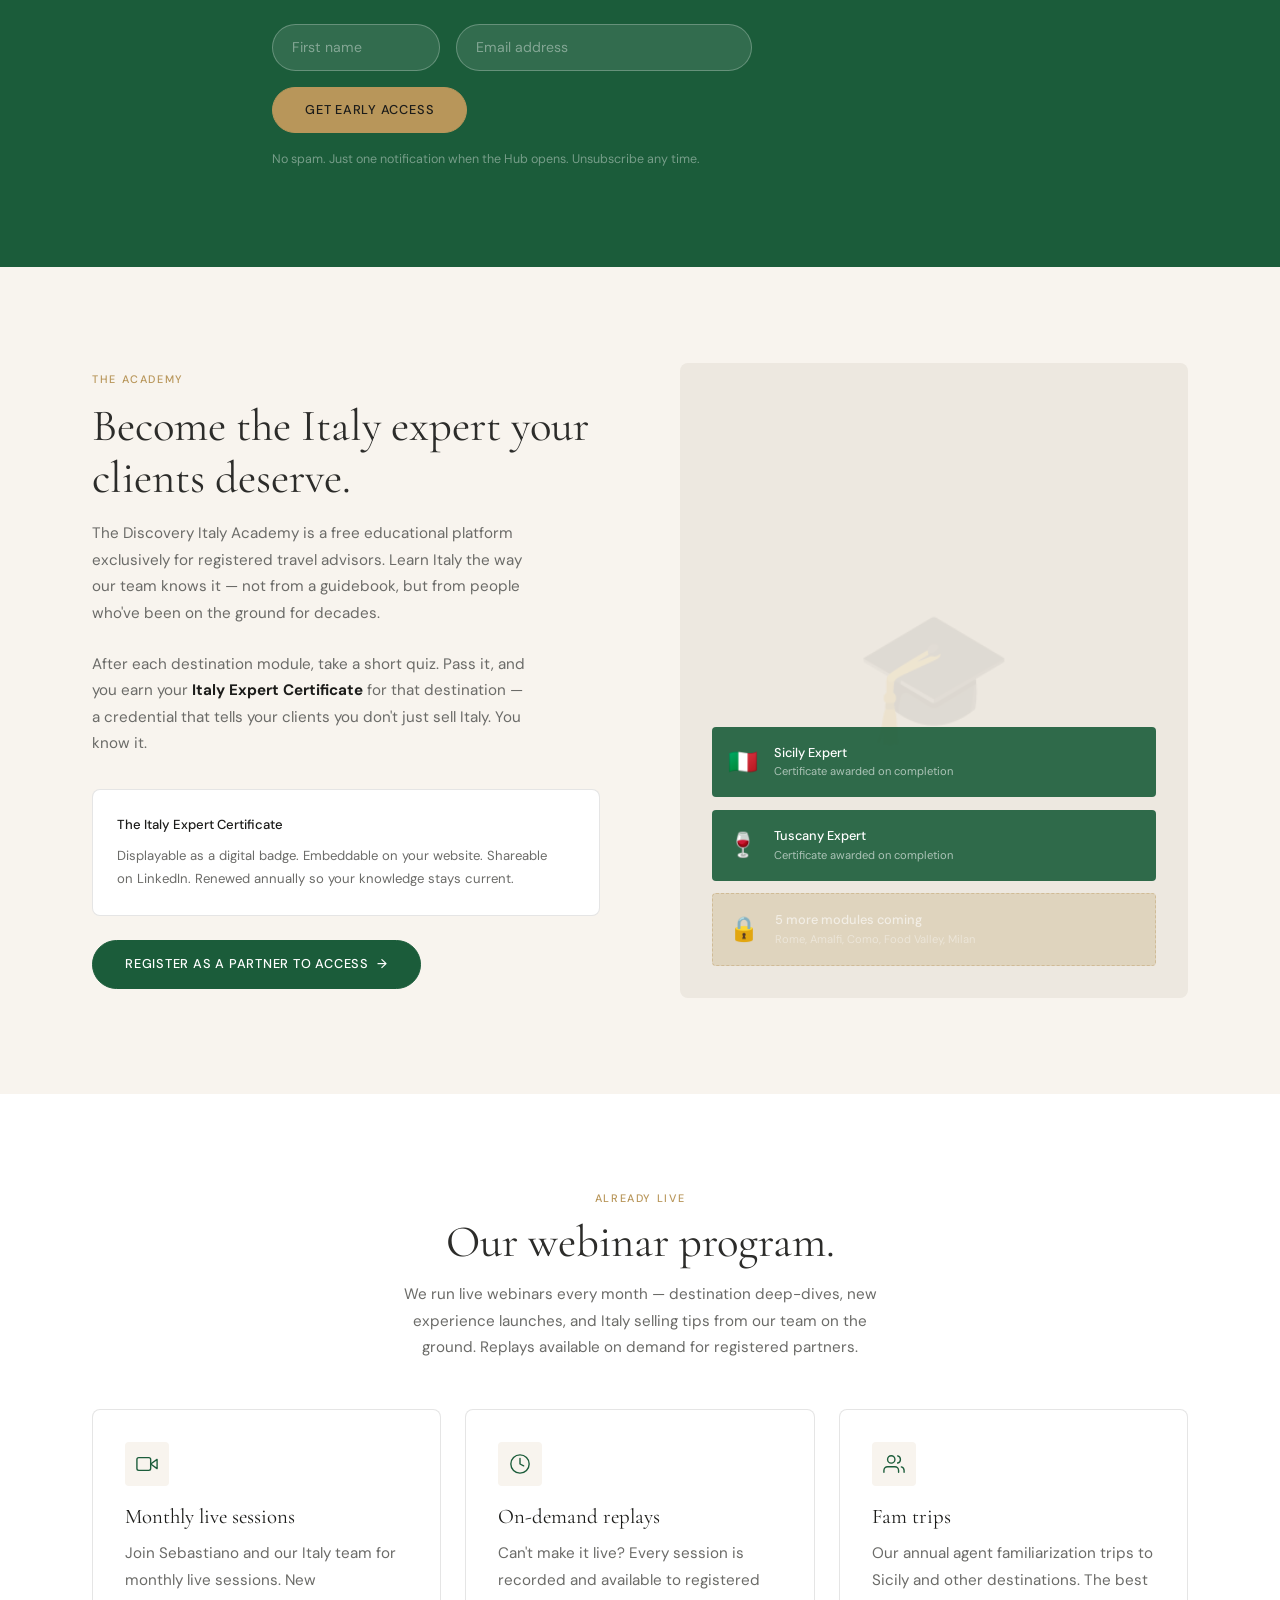
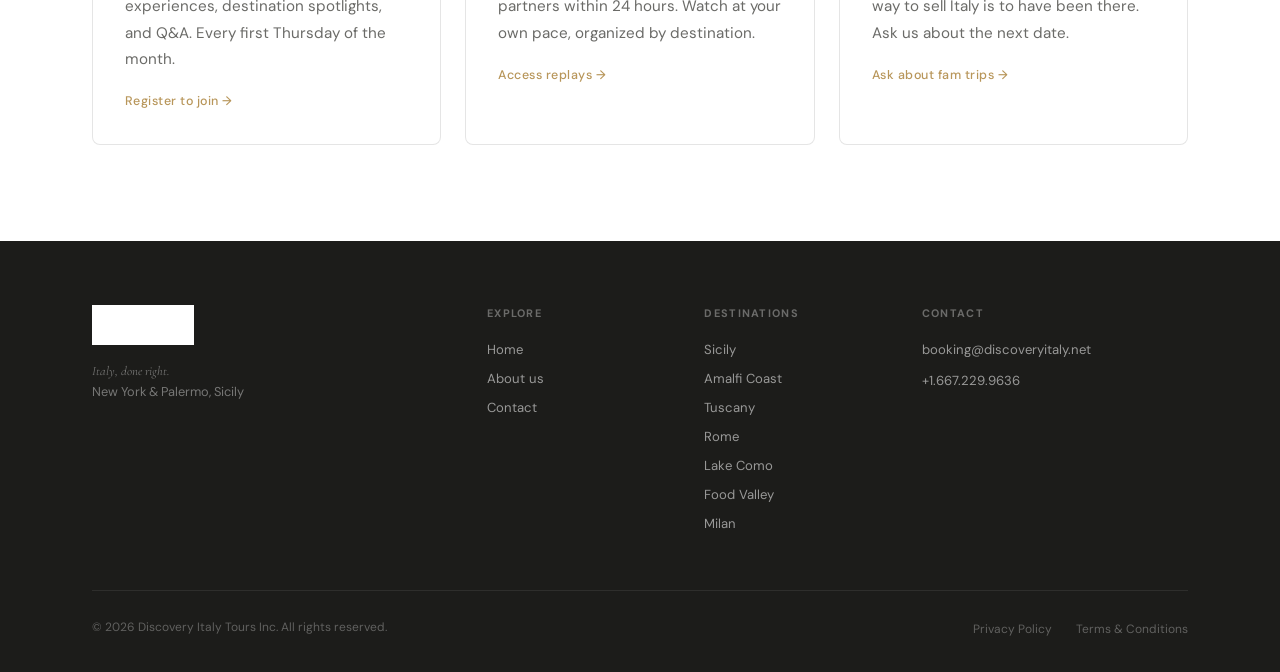
<file: partner-hub.html>
<!DOCTYPE html>
<html lang="en">
<head>
  <meta charset="UTF-8" />
  <meta name="viewport" content="width=device-width, initial-scale=1.0" />
  <title>Partner Hub — Discovery Italy Tours</title>
  <meta name="description" content="The Discovery Italy Partner Hub — a members-only space for registered US travel advisors. Academy, social media toolkit, webinar library. Coming soon." />
  <link rel="stylesheet" href="css/style.css" />
</head>
<body>

  <nav class="nav" id="nav">
    <div class="nav-inner">
      <a href="index.html" class="nav-logo">
        <img src="logo-icon.jpg" alt="Discovery Italy Tours" />
        <span class="nav-logo-wordmark">DISCOVERY<br>ITALY</span>
      </a>
      <div class="nav-links">
        <a href="index.html">Home</a>
        <a href="experiences.html">Cosa fare</a>
        <a href="destinations.html">Dove</a>
        <a href="inspiration.html">Inspiration</a>
        <a href="concierge.html">Concierge</a>
        <a href="about.html">About Us</a>
        
        <a href="destinations.html">Destinations</a>
        
        <a href="contact.html">Contact</a>
      </div>
      <a href="partner-hub.html" class="nav-login">Partner login</a>
    </div>
  </nav>

  <!-- HERO -->
  <section class="hub-page-hero">
    <div class="container">
      <span class="eyebrow" style="color:rgba(184,150,90,0.7);">For registered advisors only</span>
      <h1 style="color:var(--white);max-width:640px;">Something we're building<br><em style="color:var(--gold);">just for you.</em></h1>
      <p style="color:rgba(255,255,255,0.6);max-width:520px;margin-top:1rem;">The Discovery Italy Partner Hub — a members-only platform for registered US travel advisors. Everything you need to sell Italy better. Exclusively yours.</p>
    </div>
  </section>

  <!-- COMING SOON CARDS -->
  <section class="section">
    <div class="container">
      <div class="text-center mb-4">
        <span class="eyebrow">What's inside</span>
        <h2>Three tools. One goal:<br>make you the Italy expert.</h2>
      </div>
      <div class="hub-coming-grid">
        <div class="hub-coming-card fade-up">
          <div class="hub-icon">🎓</div>
          <h3>Discovery Italy Academy</h3>
          <p>Destination modules with video lessons and expert commentary from our Italy team. Deep-dives on Sicily, Tuscany, Amalfi, Rome, Lake Como, Food Valley, and Milan.</p>
          <p style="margin-top:0.8rem;">Complete a module, pass the quiz, earn your <strong style="color:var(--dark);">Italy Expert by Discovery Italy Academy</strong> certificate — a digital badge you can display on your website, LinkedIn, and email signature.</p>
          <p style="margin-top:0.8rem;font-size:0.82rem;color:var(--text-muted);">Monthly live webinars + growing on-demand replay library already available for registered partners.</p>
        </div>
        <div class="hub-coming-card fade-up">
          <div class="hub-icon">📱</div>
          <h3>Agent Social Media Toolkit</h3>
          <p>Monthly ready-to-use content packs for travel advisors who sell Italy — captions, image suggestions, Instagram story templates, seasonal hooks, and a suggested posting calendar.</p>
          <p style="margin-top:0.8rem;">Organized by destination. Updated every month. Download, customize with your agency name, post. Done. Your Italy feed writes itself.</p>
          <p style="margin-top:0.8rem;font-size:0.82rem;color:var(--text-muted);">Because great Italy content builds client demand — and demand builds your business.</p>
        </div>
        <div class="hub-coming-card fade-up">
          <div class="hub-icon">📋</div>
          <h3>Itinerary Library</h3>
          <p>Pre-built, fully customizable itineraries for all seven Italian destinations — organized by duration, travel style, and client type. Ready to share with clients in one click.</p>
          <p style="margin-top:0.8rem;">From a 7-night Sicily immersion to a 12-day grand tour of northern Italy. Each itinerary includes day-by-day breakdowns, experience highlights, and selling tips for advisors.</p>
          <p style="margin-top:0.8rem;font-size:0.82rem;color:var(--text-muted);">Save hours of itinerary building time and spend it on what matters — your clients.</p>
        </div>
      </div>
    </div>
  </section>

  <!-- EMAIL CAPTURE -->
  <section class="email-capture">
    <div class="container-narrow">
      <span class="eyebrow" style="color:rgba(184,150,90,0.8);">Early access</span>
      <h2>Be the first in.</h2>
      <p>Leave your email and we'll notify you the moment the Partner Hub opens. Registered Discovery Italy advisors get priority access — and the social media toolkit months before it goes live to everyone.</p>
      <form class="email-form" style="margin-top:0;">
        <input type="text" placeholder="First name" style="flex:0.5;min-width:140px;" />
        <input type="email" placeholder="Email address" />
        <button type="submit" class="btn btn-primary">Get early access</button>
      </form>
      <p style="margin-top:1rem;font-size:0.78rem;color:rgba(255,255,255,0.4);">No spam. Just one notification when the Hub opens. Unsubscribe any time.</p>
    </div>
  </section>

  <!-- ACADEMY PREVIEW -->
  <section class="section bg-cream">
    <div class="container">
      <div class="split">
        <div class="split-content">
          <span class="eyebrow">The Academy</span>
          <h2>Become the Italy expert your clients deserve.</h2>
          <p>The Discovery Italy Academy is a free educational platform exclusively for registered travel advisors. Learn Italy the way our team knows it — not from a guidebook, but from people who've been on the ground for decades.</p>
          <p style="margin-top:1rem;">After each destination module, take a short quiz. Pass it, and you earn your <strong style="color:var(--dark);">Italy Expert Certificate</strong> for that destination — a credential that tells your clients you don't just sell Italy. You know it.</p>
          <div style="margin-top:2rem;padding:1.5rem;background:var(--white);border-radius:var(--radius-lg);border:1px solid var(--border);">
            <p style="font-size:0.82rem;font-weight:500;color:var(--dark);margin-bottom:0.5rem;">The Italy Expert Certificate</p>
            <p style="font-size:0.82rem;margin:0;">Displayable as a digital badge. Embeddable on your website. Shareable on LinkedIn. Renewed annually so your knowledge stays current.</p>
          </div>
          <a href="contact.html" class="btn btn-green btn-arrow" style="margin-top:1.5rem;display:inline-flex;">Register as a partner to access</a>
        </div>
        <div class="split-img">
          <div class="split-img-decoration">🎓</div>
          <div style="position:absolute;inset:0;display:flex;flex-direction:column;justify-content:flex-end;padding:2rem;gap:0.8rem;">
            <div style="background:rgba(27,92,58,0.9);border-radius:var(--radius);padding:1rem;display:flex;align-items:center;gap:1rem;">
              <span style="font-size:1.5rem;">🇮🇹</span>
              <div><div style="font-size:0.8rem;font-weight:500;color:white;">Sicily Expert</div><div style="font-size:0.7rem;color:rgba(255,255,255,0.6);">Certificate awarded on completion</div></div>
            </div>
            <div style="background:rgba(27,92,58,0.9);border-radius:var(--radius);padding:1rem;display:flex;align-items:center;gap:1rem;">
              <span style="font-size:1.5rem;">🍷</span>
              <div><div style="font-size:0.8rem;font-weight:500;color:white;">Tuscany Expert</div><div style="font-size:0.7rem;color:rgba(255,255,255,0.6);">Certificate awarded on completion</div></div>
            </div>
            <div style="background:rgba(184,150,90,0.25);border-radius:var(--radius);padding:1rem;display:flex;align-items:center;gap:1rem;border:1px dashed rgba(184,150,90,0.4);">
              <span style="font-size:1.5rem;">🔒</span>
              <div><div style="font-size:0.8rem;font-weight:500;color:rgba(255,255,255,0.6);">5 more modules coming</div><div style="font-size:0.7rem;color:rgba(255,255,255,0.4);">Rome, Amalfi, Como, Food Valley, Milan</div></div>
            </div>
          </div>
        </div>
      </div>
    </div>
  </section>

  <!-- WEBINARS SECTION -->
  <section class="section">
    <div class="container">
      <div class="text-center mb-4">
        <span class="eyebrow">Already live</span>
        <h2>Our webinar program.</h2>
        <p style="max-width:480px;margin:0.8rem auto 0;">We run live webinars every month — destination deep-dives, new experience launches, and Italy selling tips from our team on the ground. Replays available on demand for registered partners.</p>
      </div>
      <div style="display:grid;grid-template-columns:repeat(3,1fr);gap:1.5rem;margin-top:3rem;">
        <div class="card fade-up">
          <div class="card-icon"><svg viewBox="0 0 24 24"><polygon points="23 7 16 12 23 17 23 7"/><rect x="1" y="5" width="15" height="14" rx="2"/></svg></div>
          <h3>Monthly live sessions</h3>
          <p>Join Sebastiano and our Italy team for monthly live sessions. New experiences, destination spotlights, and Q&amp;A. Every first Thursday of the month.</p>
          <a href="contact.html" class="card-link">Register to join →</a>
        </div>
        <div class="card fade-up">
          <div class="card-icon"><svg viewBox="0 0 24 24"><circle cx="12" cy="12" r="10"/><polyline points="12 6 12 12 16 14"/></svg></div>
          <h3>On-demand replays</h3>
          <p>Can't make it live? Every session is recorded and available to registered partners within 24 hours. Watch at your own pace, organized by destination.</p>
          <a href="partner-hub.html" class="card-link">Access replays →</a>
        </div>
        <div class="card fade-up">
          <div class="card-icon"><svg viewBox="0 0 24 24"><path d="M17 21v-2a4 4 0 0 0-4-4H5a4 4 0 0 0-4 4v2"/><circle cx="9" cy="7" r="4"/><path d="M23 21v-2a4 4 0 0 0-3-3.87M16 3.13a4 4 0 0 1 0 7.75"/></svg></div>
          <h3>Fam trips</h3>
          <p>Our annual agent familiarization trips to Sicily and other destinations. The best way to sell Italy is to have been there. Ask us about the next date.</p>
          <a href="contact.html" class="card-link">Ask about fam trips →</a>
        </div>
      </div>
    </div>
  </section>

  <footer class="site-footer">
    <div class="container">
      <div class="footer-grid">
        <div class="footer-brand"><img src="logo-horizontal.jpg" alt="Discovery Italy Tours" /><p class="footer-tagline">Italy, done right.</p><p>New York &amp; Palermo, Sicily</p></div>
        <div class="footer-col"><h5>EXPLORE</h5><a href="index.html">Home</a><a href="about.html">About us</a><a href="contact.html">Contact</a></div>
        <div class="footer-col"><h5>DESTINATIONS</h5><a href="sicily.html">Sicily</a><a href="destinations.html#amalfi">Amalfi Coast</a><a href="destinations.html#tuscany">Tuscany</a><a href="destinations.html#rome">Rome</a><a href="destinations.html#como">Lake Como</a><a href="destinations.html#foodvalley">Food Valley</a><a href="destinations.html#milan">Milan</a></div>
        <div class="footer-col"><h5>CONTACT</h5><p>booking@discoveryitaly.net</p><p>+1.667.229.9636</p></div>
      </div>
      <div class="footer-bottom"><p>© 2026 Discovery Italy Tours Inc. All rights reserved.</p><div><a href="#">Privacy Policy</a><a href="#">Terms &amp; Conditions</a></div></div>
    </div>
  </footer>
  <script src="js/main.js"></script>
</body>
</html>
</file>
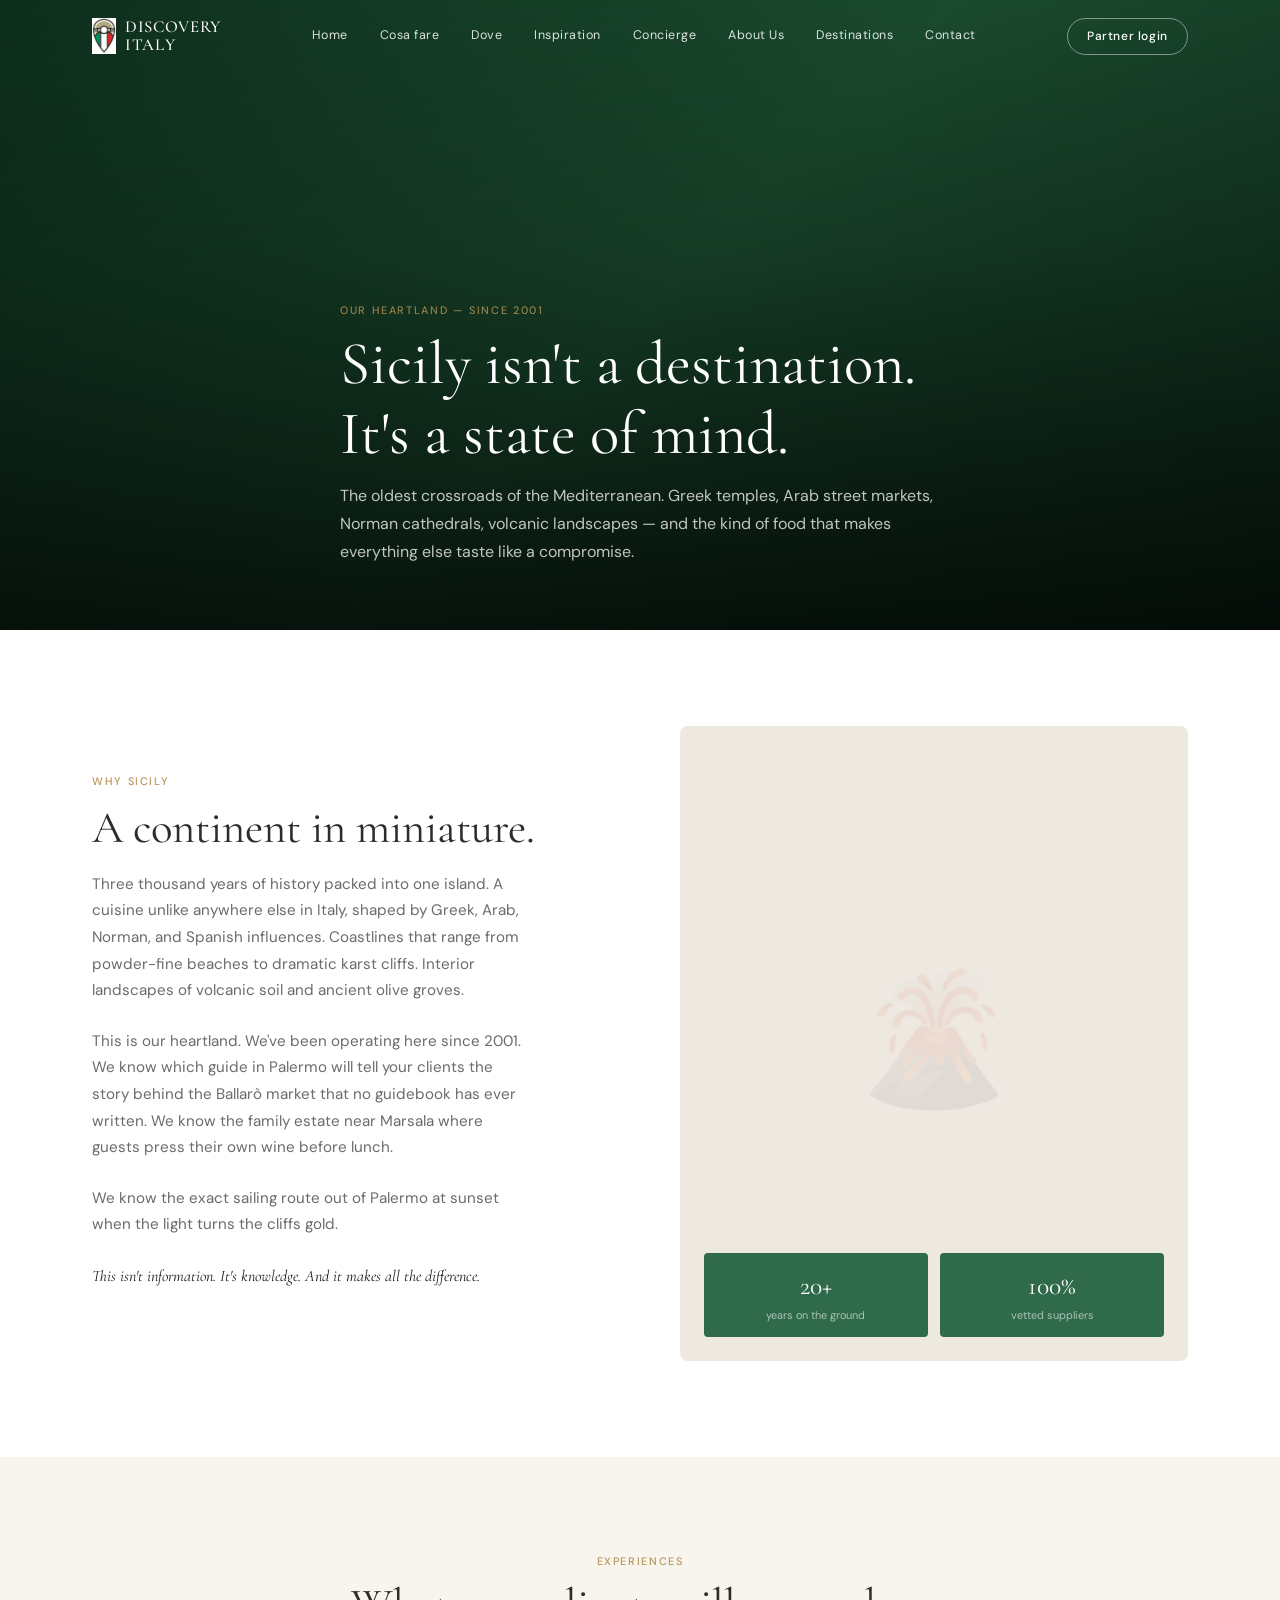
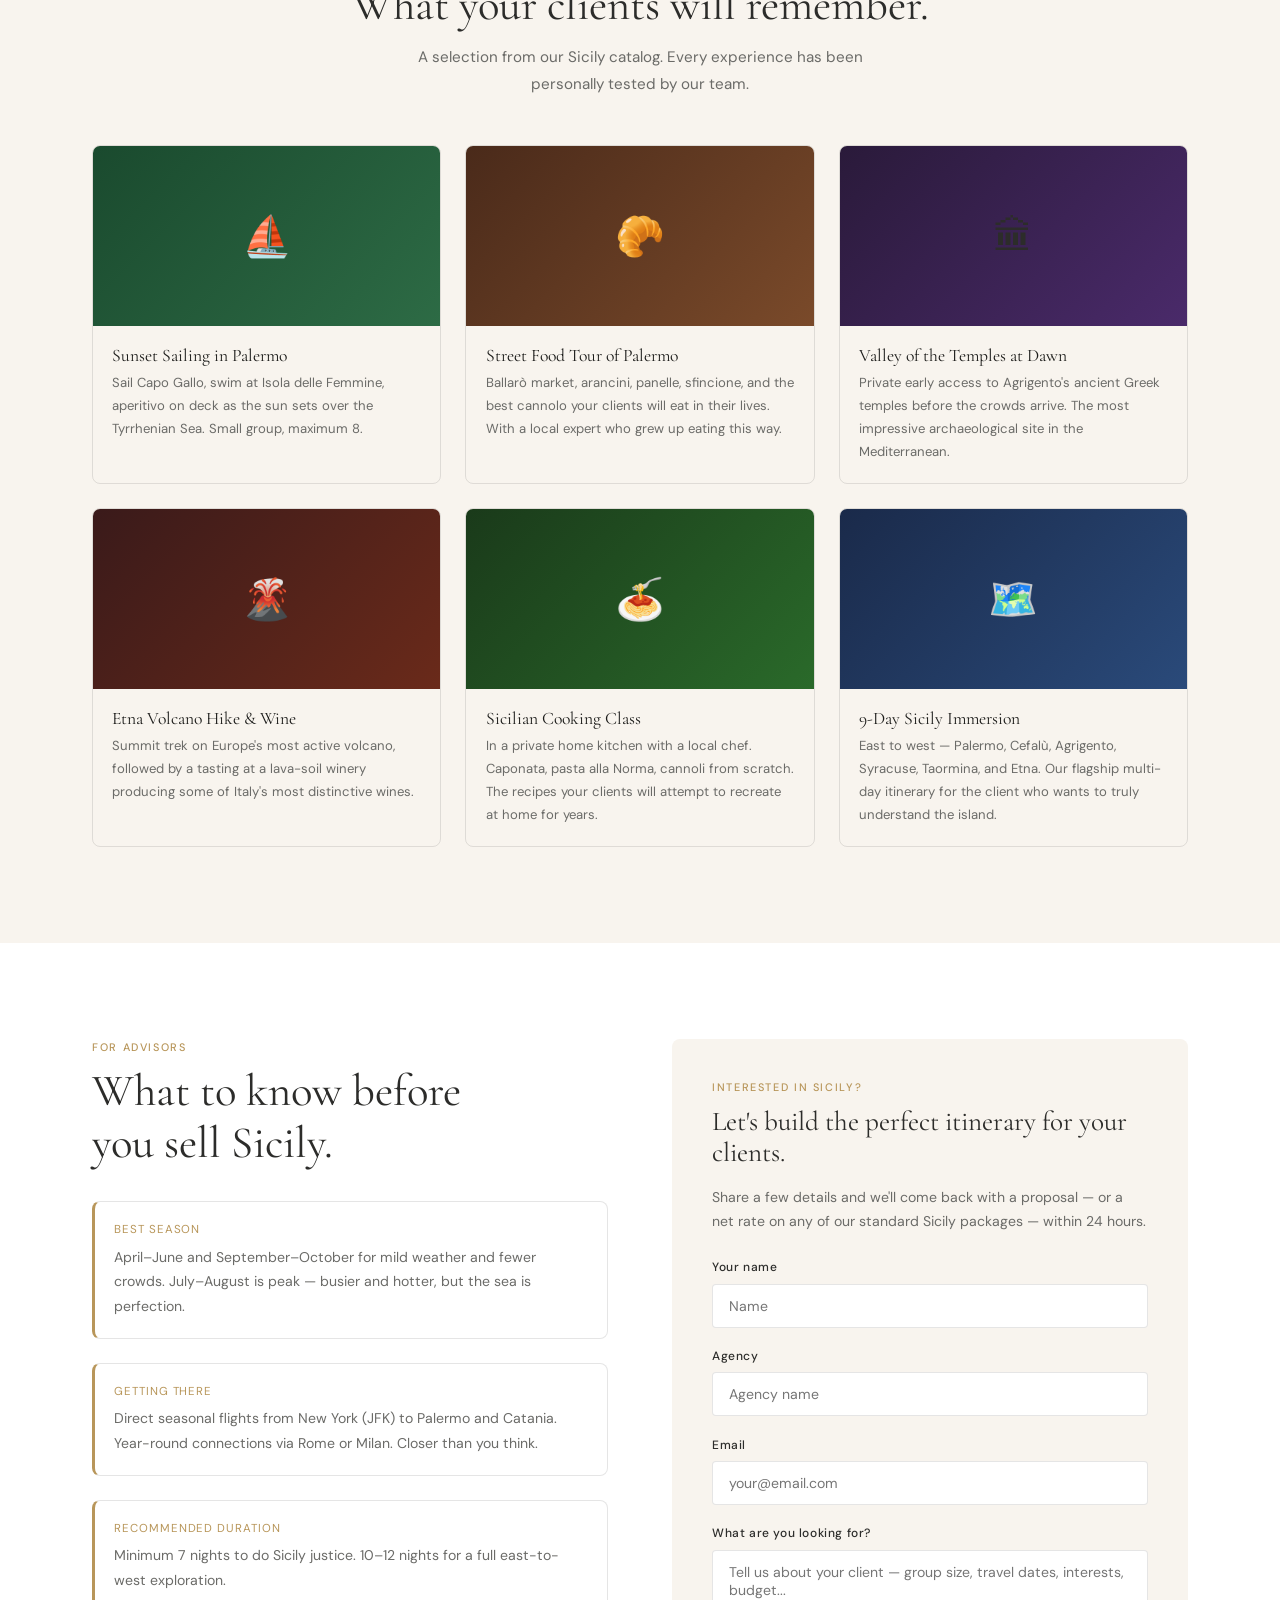
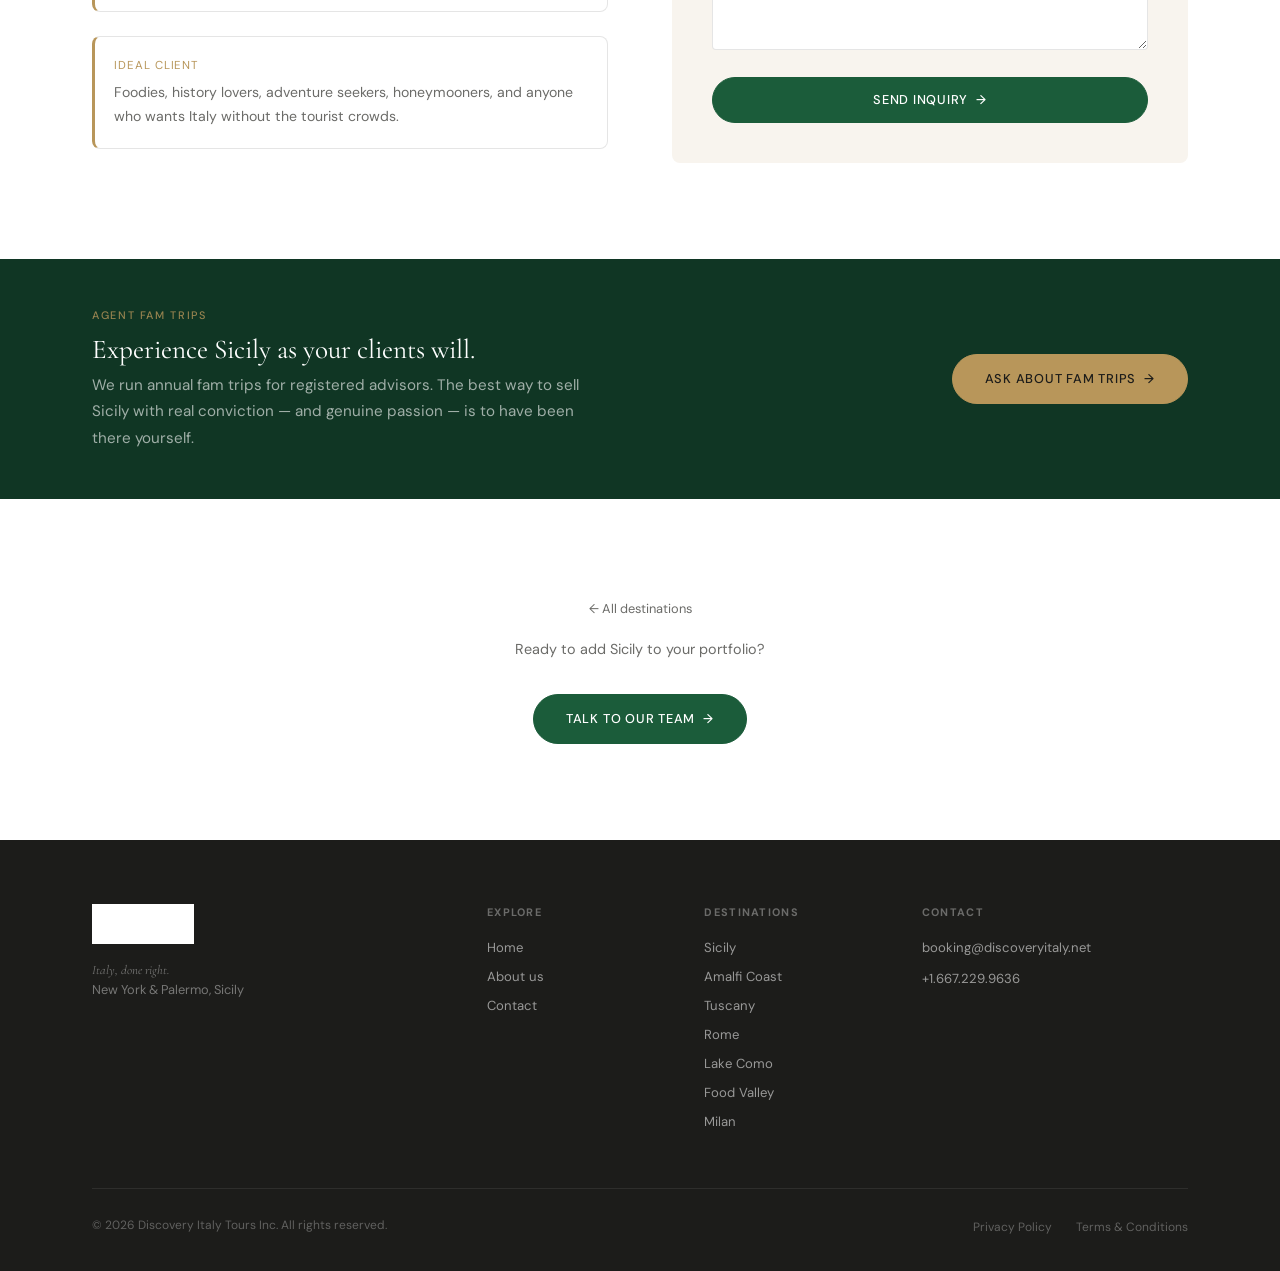
<file: sicily.html>
<!DOCTYPE html>
<html lang="en">
<head>
  <meta charset="UTF-8" />
  <meta name="viewport" content="width=device-width, initial-scale=1.0" />
  <title>Sicily — Discovery Italy Tours</title>
  <meta name="description" content="Sicily isn't a destination. It's a state of mind. Ancient temples, volcanic landscapes, Arab street markets, and the food that makes everything else taste like a compromise." />
  <link rel="stylesheet" href="css/style.css" />
</head>
<body>

  <nav class="nav" id="nav">
    <div class="nav-inner">
      <a href="index.html" class="nav-logo">
        <img src="logo-icon.jpg" alt="Discovery Italy Tours" />
        <span class="nav-logo-wordmark">DISCOVERY<br>ITALY</span>
      </a>
      <div class="nav-links">
        <a href="index.html">Home</a>
        <a href="experiences.html">Cosa fare</a>
        <a href="destinations.html">Dove</a>
        <a href="inspiration.html">Inspiration</a>
        <a href="concierge.html">Concierge</a>
        <a href="about.html">About Us</a>
        
        <a href="destinations.html">Destinations</a>
        
        <a href="contact.html">Contact</a>
      </div>
      <a href="partner-hub.html" class="nav-login">Partner login</a>
    </div>
  </nav>

  <!-- HERO -->
  <section class="dest-hero" style="min-height:70vh;">
    <div class="dest-hero-bg dest-bg-sicily" style="background:linear-gradient(135deg,#0d2e1c 0%,#1a4a2e 50%,#0f2d1c 100%);"></div>
    <div class="dest-hero-overlay"></div>
    <div class="dest-hero-content">
      <span class="eyebrow" style="color:rgba(184,150,90,0.8);">Our heartland — since 2001</span>
      <h1>Sicily isn't a destination.<br>It's a state of mind.</h1>
      <p>The oldest crossroads of the Mediterranean. Greek temples, Arab street markets, Norman cathedrals, volcanic landscapes — and the kind of food that makes everything else taste like a compromise.</p>
    </div>
  </section>

  <!-- WHY SICILY -->
  <section class="section">
    <div class="container">
      <div class="split">
        <div class="split-content">
          <span class="eyebrow">Why Sicily</span>
          <h2>A continent in miniature.</h2>
          <p>Three thousand years of history packed into one island. A cuisine unlike anywhere else in Italy, shaped by Greek, Arab, Norman, and Spanish influences. Coastlines that range from powder-fine beaches to dramatic karst cliffs. Interior landscapes of volcanic soil and ancient olive groves.</p>
          <p>This is our heartland. We've been operating here since 2001. We know which guide in Palermo will tell your clients the story behind the Ballarò market that no guidebook has ever written. We know the family estate near Marsala where guests press their own wine before lunch.</p>
          <p>We know the exact sailing route out of Palermo at sunset when the light turns the cliffs gold.</p>
          <p style="margin-top:1rem;"><em style="font-family:var(--font-display);font-size:1rem;color:var(--dark);">This isn't information. It's knowledge. And it makes all the difference.</em></p>
        </div>
        <div class="split-img">
          <div class="split-img-decoration">🌋</div>
          <div style="position:absolute;bottom:0;left:0;right:0;padding:1.5rem;">
            <div style="display:grid;grid-template-columns:1fr 1fr;gap:0.8rem;">
              <div style="background:rgba(27,92,58,0.9);border-radius:var(--radius);padding:0.8rem;text-align:center;">
                <div style="font-family:var(--font-display);font-size:1.6rem;color:white;">20+</div>
                <div style="font-size:0.68rem;color:rgba(255,255,255,0.6);">years on the ground</div>
              </div>
              <div style="background:rgba(27,92,58,0.9);border-radius:var(--radius);padding:0.8rem;text-align:center;">
                <div style="font-family:var(--font-display);font-size:1.6rem;color:white;">100%</div>
                <div style="font-size:0.68rem;color:rgba(255,255,255,0.6);">vetted suppliers</div>
              </div>
            </div>
          </div>
        </div>
      </div>
    </div>
  </section>

  <!-- EXPERIENCES -->
  <section class="section bg-cream">
    <div class="container">
      <div class="text-center mb-4">
        <span class="eyebrow">Experiences</span>
        <h2>What your clients will remember.</h2>
        <p style="max-width:480px;margin:0.8rem auto 3rem;">A selection from our Sicily catalog. Every experience has been personally tested by our team.</p>
      </div>
      <div class="experiences-grid">
        <div class="exp-card fade-up">
          <div class="exp-card-top dest-bg-sicily" style="background:linear-gradient(135deg,#1a4a2e,#2d6b45);">
            <span style="font-size:2.5rem;">⛵</span>
          </div>
          <div class="exp-card-body">
            <h4>Sunset Sailing in Palermo</h4>
            <p>Sail Capo Gallo, swim at Isola delle Femmine, aperitivo on deck as the sun sets over the Tyrrhenian Sea. Small group, maximum 8.</p>
          </div>
        </div>
        <div class="exp-card fade-up">
          <div class="exp-card-top" style="background:linear-gradient(135deg,#4a2a1a,#7a4a2a);">
            <span style="font-size:2.5rem;">🥐</span>
          </div>
          <div class="exp-card-body">
            <h4>Street Food Tour of Palermo</h4>
            <p>Ballarò market, arancini, panelle, sfincione, and the best cannolo your clients will eat in their lives. With a local expert who grew up eating this way.</p>
          </div>
        </div>
        <div class="exp-card fade-up">
          <div class="exp-card-top" style="background:linear-gradient(135deg,#2a1a3a,#4a2a6a);">
            <span style="font-size:2.5rem;">🏛</span>
          </div>
          <div class="exp-card-body">
            <h4>Valley of the Temples at Dawn</h4>
            <p>Private early access to Agrigento's ancient Greek temples before the crowds arrive. The most impressive archaeological site in the Mediterranean.</p>
          </div>
        </div>
        <div class="exp-card fade-up">
          <div class="exp-card-top" style="background:linear-gradient(135deg,#3a1a1a,#6a2a1a);">
            <span style="font-size:2.5rem;">🌋</span>
          </div>
          <div class="exp-card-body">
            <h4>Etna Volcano Hike &amp; Wine</h4>
            <p>Summit trek on Europe's most active volcano, followed by a tasting at a lava-soil winery producing some of Italy's most distinctive wines.</p>
          </div>
        </div>
        <div class="exp-card fade-up">
          <div class="exp-card-top" style="background:linear-gradient(135deg,#1a3a1a,#2a6a2a);">
            <span style="font-size:2.5rem;">🍝</span>
          </div>
          <div class="exp-card-body">
            <h4>Sicilian Cooking Class</h4>
            <p>In a private home kitchen with a local chef. Caponata, pasta alla Norma, cannoli from scratch. The recipes your clients will attempt to recreate at home for years.</p>
          </div>
        </div>
        <div class="exp-card fade-up">
          <div class="exp-card-top" style="background:linear-gradient(135deg,#1a2a4a,#2a4a7a);">
            <span style="font-size:2.5rem;">🗺️</span>
          </div>
          <div class="exp-card-body">
            <h4>9-Day Sicily Immersion</h4>
            <p>East to west — Palermo, Cefalù, Agrigento, Syracuse, Taormina, and Etna. Our flagship multi-day itinerary for the client who wants to truly understand the island.</p>
          </div>
        </div>
      </div>
    </div>
  </section>

  <!-- PRACTICAL NOTES -->
  <section class="section">
    <div class="container">
      <div style="display:grid;grid-template-columns:1fr 1fr;gap:4rem;align-items:start;">
        <div>
          <span class="eyebrow">For advisors</span>
          <h2>What to know before<br>you sell Sicily.</h2>
          <div style="margin-top:2rem;display:flex;flex-direction:column;gap:1.5rem;">
            <div style="padding:1.2rem;border:1px solid var(--border);border-radius:var(--radius-lg);border-left:3px solid var(--gold);">
              <div style="font-size:0.72rem;letter-spacing:0.08em;color:var(--gold);margin-bottom:0.3rem;">BEST SEASON</div>
              <p style="font-size:0.88rem;margin:0;">April–June and September–October for mild weather and fewer crowds. July–August is peak — busier and hotter, but the sea is perfection.</p>
            </div>
            <div style="padding:1.2rem;border:1px solid var(--border);border-radius:var(--radius-lg);border-left:3px solid var(--gold);">
              <div style="font-size:0.72rem;letter-spacing:0.08em;color:var(--gold);margin-bottom:0.3rem;">GETTING THERE</div>
              <p style="font-size:0.88rem;margin:0;">Direct seasonal flights from New York (JFK) to Palermo and Catania. Year-round connections via Rome or Milan. Closer than you think.</p>
            </div>
            <div style="padding:1.2rem;border:1px solid var(--border);border-radius:var(--radius-lg);border-left:3px solid var(--gold);">
              <div style="font-size:0.72rem;letter-spacing:0.08em;color:var(--gold);margin-bottom:0.3rem;">RECOMMENDED DURATION</div>
              <p style="font-size:0.88rem;margin:0;">Minimum 7 nights to do Sicily justice. 10–12 nights for a full east-to-west exploration.</p>
            </div>
            <div style="padding:1.2rem;border:1px solid var(--border);border-radius:var(--radius-lg);border-left:3px solid var(--gold);">
              <div style="font-size:0.72rem;letter-spacing:0.08em;color:var(--gold);margin-bottom:0.3rem;">IDEAL CLIENT</div>
              <p style="font-size:0.88rem;margin:0;">Foodies, history lovers, adventure seekers, honeymooners, and anyone who wants Italy without the tourist crowds.</p>
            </div>
          </div>
        </div>
        <div style="background:var(--cream);border-radius:var(--radius-lg);padding:2.5rem;">
          <span class="eyebrow">Interested in Sicily?</span>
          <h3 style="margin-bottom:1rem;">Let's build the perfect itinerary for your clients.</h3>
          <p style="font-size:0.88rem;margin-bottom:1.5rem;">Share a few details and we'll come back with a proposal — or a net rate on any of our standard Sicily packages — within 24 hours.</p>
          <form>
            <div class="form-group"><label>Your name</label><input type="text" placeholder="Name" /></div>
            <div class="form-group"><label>Agency</label><input type="text" placeholder="Agency name" /></div>
            <div class="form-group"><label>Email</label><input type="email" placeholder="your@email.com" /></div>
            <div class="form-group"><label>What are you looking for?</label><textarea placeholder="Tell us about your client — group size, travel dates, interests, budget..."></textarea></div>
            <button type="submit" class="btn btn-green btn-arrow" style="width:100%;justify-content:center;">Send inquiry</button>
          </form>
        </div>
      </div>
    </div>
  </section>

  <!-- FAM TRIP -->
  <div style="background:var(--green-dark);padding:3rem 0;">
    <div class="container">
      <div style="display:flex;align-items:center;justify-content:space-between;gap:2rem;flex-wrap:wrap;">
        <div>
          <span class="eyebrow" style="color:rgba(184,150,90,0.8);">Agent fam trips</span>
          <h3 style="color:var(--white);margin-bottom:0.4rem;">Experience Sicily as your clients will.</h3>
          <p style="color:rgba(255,255,255,0.6);margin:0;max-width:500px;">We run annual fam trips for registered advisors. The best way to sell Sicily with real conviction — and genuine passion — is to have been there yourself.</p>
        </div>
        <a href="contact.html" class="btn btn-primary btn-arrow" style="flex-shrink:0;">Ask about fam trips</a>
      </div>
    </div>
  </div>

  <section class="section text-center">
    <div class="container-narrow">
      <a href="destinations.html" style="font-size:0.8rem;color:var(--text-muted);">← All destinations</a>
      <p style="margin:1rem 0 2rem;font-size:0.9rem;color:var(--text-muted);">Ready to add Sicily to your portfolio?</p>
      <a href="contact.html" class="btn btn-green btn-arrow">Talk to our team</a>
    </div>
  </section>

  <footer class="site-footer">
    <div class="container">
      <div class="footer-grid">
        <div class="footer-brand"><img src="logo-horizontal.jpg" alt="Discovery Italy Tours" /><p class="footer-tagline">Italy, done right.</p><p>New York &amp; Palermo, Sicily</p></div>
        <div class="footer-col"><h5>EXPLORE</h5><a href="index.html">Home</a><a href="about.html">About us</a><a href="contact.html">Contact</a></div>
        <div class="footer-col"><h5>DESTINATIONS</h5><a href="sicily.html">Sicily</a><a href="destinations.html#amalfi">Amalfi Coast</a><a href="destinations.html#tuscany">Tuscany</a><a href="destinations.html#rome">Rome</a><a href="destinations.html#como">Lake Como</a><a href="destinations.html#foodvalley">Food Valley</a><a href="destinations.html#milan">Milan</a></div>
        <div class="footer-col"><h5>CONTACT</h5><p>booking@discoveryitaly.net</p><p>+1.667.229.9636</p></div>
      </div>
      <div class="footer-bottom"><p>© 2026 Discovery Italy Tours Inc. All rights reserved.</p><div><a href="#">Privacy Policy</a><a href="#">Terms &amp; Conditions</a></div></div>
    </div>
  </footer>
  <script src="js/main.js"></script>
</body>
</html>
</file>
<file: css/style.css>
@import url('https://fonts.googleapis.com/css2?family=Cormorant+Garamond:ital,wght@0,300;0,400;0,500;0,600;1,300;1,400&family=DM+Sans:wght@300;400;500&display=swap');

:root {
  --green: #1B5C3A;
  --green-dark: #103624;
  --green-light: #2a7a50;
  --gold: #B8965A;
  --gold-light: #d4b07a;
  --cream: #F8F4EE;
  --cream-dark: #EDE8E0;
  --dark: #1C1C1A;
  --text: #2C2C2A;
  --text-muted: #6B6B68;
  --white: #FFFFFF;
  --border: rgba(44,44,42,0.12);
  --font-display: 'Cormorant Garamond', Georgia, serif;
  --font-body: 'DM Sans', sans-serif;
  --radius: 4px;
  --radius-lg: 8px;
  --shadow: 0 2px 20px rgba(0,0,0,0.08);
  --shadow-lg: 0 8px 48px rgba(0,0,0,0.14);
  --transition: 0.25s ease;
}

*, *::before, *::after { box-sizing: border-box; margin: 0; padding: 0; }

html { scroll-behavior: smooth; font-size: 16px; }

body {
  font-family: var(--font-body);
  color: var(--text);
  background: var(--white);
  line-height: 1.6;
  -webkit-font-smoothing: antialiased;
}

img { display: block; max-width: 100%; }
a { color: inherit; text-decoration: none; }
button { cursor: pointer; font-family: var(--font-body); }

/* ── TYPOGRAPHY ── */
h1, h2, h3, h4 { font-family: var(--font-display); font-weight: 400; line-height: 1.15; }
h1 { font-size: clamp(2.4rem, 5vw, 3.8rem); }
h2 { font-size: clamp(1.9rem, 3.5vw, 2.8rem); }
h3 { font-size: clamp(1.3rem, 2.5vw, 1.7rem); }
h4 { font-size: 1.2rem; }
p { font-size: 0.95rem; line-height: 1.75; color: var(--text-muted); }

.eyebrow {
  font-family: var(--font-body);
  font-size: 0.68rem;
  font-weight: 500;
  letter-spacing: 0.15em;
  text-transform: uppercase;
  color: var(--gold);
  display: block;
  margin-bottom: 0.6rem;
}

/* ── LAYOUT ── */
.container { max-width: 1160px; margin: 0 auto; padding: 0 2rem; }
.container-narrow { max-width: 800px; margin: 0 auto; padding: 0 2rem; }
.section { padding: 6rem 0; }
.section-sm { padding: 4rem 0; }

/* ── BUTTONS ── */
.btn {
  display: inline-flex; align-items: center; gap: 0.5rem;
  font-family: var(--font-body); font-size: 0.8rem; font-weight: 500;
  letter-spacing: 0.06em; text-transform: uppercase;
  padding: 0.85rem 2rem; border-radius: 40px;
  transition: all var(--transition); border: 1.5px solid transparent;
}
.btn-primary { background: var(--gold); color: var(--dark); border-color: var(--gold); }
.btn-primary:hover { background: var(--gold-light); border-color: var(--gold-light); transform: translateY(-1px); }
.btn-green { background: var(--green); color: var(--white); border-color: var(--green); }
.btn-green:hover { background: var(--green-light); border-color: var(--green-light); transform: translateY(-1px); }
.btn-outline { background: transparent; color: var(--white); border-color: rgba(255,255,255,0.5); }
.btn-outline:hover { border-color: var(--white); background: rgba(255,255,255,0.08); }
.btn-outline-dark { background: transparent; color: var(--text); border-color: var(--border); }
.btn-outline-dark:hover { border-color: var(--text); }
.btn svg, .btn-arrow::after { transition: transform var(--transition); }
.btn-arrow::after { content: ' →'; }
.btn-arrow:hover::after { transform: translateX(3px); }

/* ── NAVIGATION ── */
.nav {
  position: fixed; top: 0; left: 0; right: 0; z-index: 100;
  padding: 1.1rem 0;
  transition: background var(--transition), box-shadow var(--transition);
  background: transparent;
}
.nav.scrolled {
  background: rgba(255,255,255,0.96);
  box-shadow: 0 1px 0 var(--border);
  backdrop-filter: blur(8px);
}
.nav-inner {
  display: flex; align-items: center; justify-content: space-between;
  max-width: 1160px; margin: 0 auto; padding: 0 2rem;
}
.nav-logo { display: flex; align-items: center; gap: 0.6rem; }
.nav-logo img { height: 36px; width: auto; }
.nav-logo-wordmark {
  font-family: var(--font-display); font-size: 1.05rem; font-weight: 500;
  color: var(--white); letter-spacing: 0.04em; line-height: 1.1;
  transition: color var(--transition);
}
.nav.scrolled .nav-logo-wordmark { color: var(--dark); }
.nav-links { display: flex; align-items: center; gap: 2rem; }
.nav-links a {
  font-size: 0.78rem; font-weight: 400; letter-spacing: 0.04em;
  color: rgba(255,255,255,0.85); transition: color var(--transition);
}
.nav.scrolled .nav-links a { color: var(--text-muted); }
.nav-links a:hover, .nav.scrolled .nav-links a:hover { color: var(--gold); }
.nav-login {
  font-size: 0.75rem; font-weight: 500; letter-spacing: 0.05em;
  padding: 0.5rem 1.2rem; border-radius: 30px;
  border: 1.5px solid rgba(255,255,255,0.45); color: var(--white);
  transition: all var(--transition);
}
.nav.scrolled .nav-login { border-color: var(--green); color: var(--green); }
.nav-login:hover { background: var(--gold); border-color: var(--gold); color: var(--dark); }
.nav-hamburger { display: none; background: none; border: none; padding: 4px; }
.nav-hamburger span {
  display: block; width: 22px; height: 1.5px;
  background: var(--white); margin: 5px 0; transition: all var(--transition);
}
.nav.scrolled .nav-hamburger span { background: var(--dark); }

/* ── HERO ── */
.hero {
  min-height: 100vh; display: flex; align-items: flex-end;
  position: relative; overflow: hidden;
  background: var(--green-dark);
}
.hero-bg {
  position: absolute; inset: 0;
  background: linear-gradient(165deg, #0d2318 0%, #1a4a2e 45%, #0f2d1c 100%);
}
.hero-texture {
  position: absolute; inset: 0; opacity: 0.04;
  background-image:
    repeating-linear-gradient(0deg, transparent, transparent 60px, rgba(255,255,255,0.3) 60px, rgba(255,255,255,0.3) 61px),
    repeating-linear-gradient(90deg, transparent, transparent 60px, rgba(255,255,255,0.3) 60px, rgba(255,255,255,0.3) 61px);
}
.hero-content {
  position: relative; z-index: 2;
  padding: 10rem 2rem 5rem;
  max-width: 1160px; margin: 0 auto; width: 100%;
  display: grid; grid-template-columns: 1fr 1fr; gap: 4rem; align-items: end;
}
.hero-left {}
.hero-badge {
  display: inline-flex; align-items: center; gap: 0.5rem;
  background: rgba(184,150,90,0.15); border: 1px solid rgba(184,150,90,0.35);
  border-radius: 30px; padding: 0.35rem 0.9rem; margin-bottom: 1.5rem;
}
.hero-badge span { font-size: 0.65rem; letter-spacing: 0.12em; color: var(--gold-light); }
.hero h1 { color: var(--white); margin-bottom: 1.2rem; }
.hero h1 em { color: var(--gold); font-style: italic; }
.hero-sub { font-size: 1rem; color: rgba(255,255,255,0.65); max-width: 480px; margin-bottom: 2.5rem; line-height: 1.7; }
.hero-ctas { display: flex; gap: 1rem; flex-wrap: wrap; }
.hero-right { display: flex; flex-direction: column; gap: 1rem; padding-bottom: 0.5rem; }
.hero-stat-card {
  background: rgba(255,255,255,0.06); border: 1px solid rgba(255,255,255,0.1);
  border-radius: var(--radius-lg); padding: 1.2rem 1.5rem;
  backdrop-filter: blur(10px);
}
.hero-stat-card .num {
  font-family: var(--font-display); font-size: 2.8rem; font-weight: 300;
  color: var(--white); line-height: 1;
}
.hero-stat-card .num em { color: var(--gold); font-style: normal; }
.hero-stat-card .label { font-size: 0.75rem; color: rgba(255,255,255,0.55); margin-top: 0.2rem; letter-spacing: 0.04em; }
.hero-scroll {
  position: absolute; bottom: 2rem; left: 50%; transform: translateX(-50%);
  display: flex; flex-direction: column; align-items: center; gap: 0.5rem;
  color: rgba(255,255,255,0.4); font-size: 0.65rem; letter-spacing: 0.1em; z-index: 2;
}
.hero-scroll::after {
  content: ''; display: block; width: 1px; height: 40px;
  background: linear-gradient(to bottom, rgba(255,255,255,0.3), transparent);
  animation: scrollLine 1.8s ease-in-out infinite;
}
@keyframes scrollLine { 0%,100%{opacity:0.3;transform:scaleY(1)} 50%{opacity:1;transform:scaleY(0.6)} }

/* ── STATS BAR ── */
.stats-bar { background: var(--green); padding: 2rem 0; }
.stats-bar-inner { display: grid; grid-template-columns: repeat(4,1fr); max-width:1160px; margin:0 auto; padding:0 2rem; }
.stat-item { text-align: center; padding: 0 1rem; border-right: 1px solid rgba(255,255,255,0.15); }
.stat-item:last-child { border-right: none; }
.stat-num { font-family: var(--font-display); font-size: 2.5rem; font-weight: 300; color: var(--white); line-height: 1; }
.stat-label { font-size: 0.72rem; color: rgba(255,255,255,0.6); margin-top: 0.3rem; letter-spacing: 0.06em; }

/* ── CARDS ── */
.card {
  background: var(--white); border: 1px solid var(--border);
  border-radius: var(--radius-lg); padding: 2rem;
  transition: transform var(--transition), box-shadow var(--transition);
}
.card:hover { transform: translateY(-3px); box-shadow: var(--shadow-lg); }
.card-icon {
  width: 44px; height: 44px; border-radius: var(--radius);
  background: var(--cream); display: flex; align-items: center;
  justify-content: center; margin-bottom: 1.2rem;
}
.card-icon svg { width: 22px; height: 22px; stroke: var(--green); fill: none; stroke-width: 1.5; stroke-linecap: round; stroke-linejoin: round; }
.card h3 { margin-bottom: 0.7rem; color: var(--dark); font-size: 1.3rem; }
.card p { margin-bottom: 1.2rem; }
.card-link { font-size: 0.78rem; font-weight: 500; color: var(--gold); letter-spacing: 0.04em; display: flex; align-items: center; gap: 0.4rem; transition: gap var(--transition); }
.card:hover .card-link { gap: 0.7rem; }

/* ── DESTINATION TILES ── */
.dest-grid { display: grid; grid-template-columns: repeat(4, 1fr); gap: 1rem; }
.dest-tile {
  position: relative; border-radius: var(--radius-lg); overflow: hidden;
  aspect-ratio: 3/4; cursor: pointer;
  transition: transform var(--transition);
}
.dest-tile:first-child { grid-column: span 2; aspect-ratio: auto; min-height: 360px; }
.dest-tile:hover { transform: scale(1.01); }
.dest-tile-bg {
  position: absolute; inset: 0;
  transition: transform 0.4s ease;
}
.dest-tile:hover .dest-tile-bg { transform: scale(1.04); }
.dest-tile-overlay {
  position: absolute; inset: 0;
  background: linear-gradient(to top, rgba(0,0,0,0.72) 0%, rgba(0,0,0,0.1) 50%, transparent 100%);
}
.dest-tile-content { position: absolute; bottom: 0; left: 0; right: 0; padding: 1.5rem; }
.dest-tile-content h3 { font-size: 1.3rem; color: var(--white); margin-bottom: 0.2rem; }
.dest-tile-content p { font-size: 0.75rem; color: rgba(255,255,255,0.7); line-height: 1.4; margin: 0; }
.dest-tile-arrow {
  position: absolute; top: 1rem; right: 1rem;
  width: 32px; height: 32px; border-radius: 50%;
  background: rgba(255,255,255,0.15); backdrop-filter: blur(4px);
  display: flex; align-items: center; justify-content: center;
  opacity: 0; transition: opacity var(--transition);
  color: white; font-size: 0.85rem;
}
.dest-tile:hover .dest-tile-arrow { opacity: 1; }

/* Sicily */
.dest-bg-sicily { background: linear-gradient(135deg, #1a4a2e 0%, #2d6b45 100%); }
/* Amalfi */
.dest-bg-amalfi { background: linear-gradient(135deg, #1a3a6b 0%, #2a5a9b 100%); }
/* Tuscany */
.dest-bg-tuscany { background: linear-gradient(135deg, #5a3a1a 0%, #8a5a2a 100%); }
/* Rome */
.dest-bg-rome { background: linear-gradient(135deg, #6b2a1a 0%, #9b4a2a 100%); }
/* Como */
.dest-bg-como { background: linear-gradient(135deg, #1a4a6b 0%, #2a6a9b 100%); }
/* Food */
.dest-bg-food { background: linear-gradient(135deg, #4a3a1a 0%, #7a5a2a 100%); }
/* Milan */
.dest-bg-milan { background: linear-gradient(135deg, #2a2a3a 0%, #4a4a6a 100%); }

/* ── PARTNER HUB BANNER ── */
.hub-banner { background: var(--green-dark); padding: 4.5rem 0; }
.hub-banner-inner { max-width: 1160px; margin: 0 auto; padding: 0 2rem; }
.hub-banner h2 { color: var(--white); margin-bottom: 0.8rem; }
.hub-banner > .hub-banner-inner > p { color: rgba(255,255,255,0.6); max-width: 540px; margin-bottom: 2.5rem; }
.hub-cards-grid { display: grid; grid-template-columns: repeat(3,1fr); gap: 1.2rem; margin-bottom: 2.5rem; }
.hub-card {
  background: rgba(255,255,255,0.07); border: 1px solid rgba(255,255,255,0.1);
  border-radius: var(--radius-lg); padding: 1.5rem;
  transition: background var(--transition);
}
.hub-card:hover { background: rgba(255,255,255,0.1); }
.hub-card-icon { font-size: 1.4rem; margin-bottom: 0.8rem; color: var(--gold); }
.hub-card h4 { font-family: var(--font-display); font-size: 1.1rem; color: var(--white); margin-bottom: 0.4rem; }
.hub-card p { font-size: 0.8rem; color: rgba(255,255,255,0.55); line-height: 1.55; margin: 0; }
.hub-card .coming { font-size: 0.65rem; letter-spacing: 0.08em; color: var(--gold); margin-top: 0.8rem; display: block; }

/* ── PROOF SECTION ── */
.proof-item { display: grid; grid-template-columns: 80px 1fr; gap: 1.5rem; align-items: start; padding: 2rem 0; border-bottom: 1px solid var(--border); }
.proof-item:last-child { border-bottom: none; }
.proof-num { font-family: var(--font-display); font-size: 2.8rem; font-weight: 300; color: var(--gold); line-height: 1; }
.proof-item h3 { font-size: 1.2rem; color: var(--dark); margin-bottom: 0.5rem; }
.proof-item p { margin: 0; }

/* ── PROCESS STEPS ── */
.process-grid { display: grid; grid-template-columns: repeat(4,1fr); gap: 0; position: relative; }
.process-grid::before {
  content: ''; position: absolute; top: 28px; left: 10%; right: 10%;
  height: 1px; background: var(--border); z-index: 0;
}
.process-step { padding: 0 1.5rem; text-align: center; position: relative; z-index: 1; }
.step-num {
  width: 56px; height: 56px; border-radius: 50%;
  background: var(--white); border: 1.5px solid var(--border);
  display: flex; align-items: center; justify-content: center;
  margin: 0 auto 1.5rem;
  font-family: var(--font-display); font-size: 1.3rem; color: var(--green);
}
.process-step h3 { font-size: 1.1rem; color: var(--dark); margin-bottom: 0.6rem; }
.process-step p { font-size: 0.83rem; }

/* ── FAQ ── */
.faq-item { border-bottom: 1px solid var(--border); }
.faq-q {
  display: flex; justify-content: space-between; align-items: center;
  padding: 1.3rem 0; cursor: pointer;
  font-family: var(--font-display); font-size: 1.1rem; color: var(--dark);
  list-style: none;
}
.faq-q::-webkit-details-marker { display: none; }
.faq-q::after { content: '+'; font-size: 1.2rem; color: var(--gold); transition: transform var(--transition); flex-shrink: 0; }
details[open] .faq-q::after { transform: rotate(45deg); }
.faq-a { padding: 0 0 1.3rem; font-size: 0.88rem; color: var(--text-muted); line-height: 1.7; }

/* ── ABOUT ── */
.founders-grid { display: grid; grid-template-columns: 1fr 1fr; gap: 3rem; }
.founder-card { }
.founder-photo {
  width: 100%; aspect-ratio: 3/4; border-radius: var(--radius-lg);
  background: var(--cream-dark); margin-bottom: 1.5rem; overflow: hidden;
  position: relative;
}
.founder-initials {
  position: absolute; inset: 0; display: flex; align-items: center;
  justify-content: center; font-family: var(--font-display);
  font-size: 4rem; font-weight: 300; color: var(--green); opacity: 0.35;
}
.founder-name { font-family: var(--font-display); font-size: 1.6rem; color: var(--dark); margin-bottom: 0.2rem; }
.founder-title { font-size: 0.75rem; letter-spacing: 0.06em; color: var(--gold); margin-bottom: 1rem; }
.founder-bio { font-size: 0.88rem; color: var(--text-muted); line-height: 1.75; }

/* ── TIMELINE ── */
.timeline { position: relative; padding-left: 2rem; }
.timeline::before { content: ''; position: absolute; left: 0; top: 8px; bottom: 8px; width: 1px; background: var(--border); }
.timeline-item { position: relative; padding: 0 0 2.5rem 2rem; }
.timeline-item::before {
  content: ''; position: absolute; left: -5px; top: 8px;
  width: 10px; height: 10px; border-radius: 50%;
  background: var(--gold); border: 2px solid var(--white);
  box-shadow: 0 0 0 1px var(--gold);
}
.timeline-year { font-size: 0.72rem; letter-spacing: 0.1em; color: var(--gold); font-weight: 500; margin-bottom: 0.3rem; }
.timeline-item h4 { font-family: var(--font-display); font-size: 1.1rem; color: var(--dark); margin-bottom: 0.4rem; }
.timeline-item p { font-size: 0.85rem; margin: 0; }

/* ── CONTACT ── */
.contact-grid { display: grid; grid-template-columns: 1fr 1fr; gap: 3rem; }
.contact-form-block, .contact-info-block { }
.contact-form-block h3, .contact-info-block h3 { font-size: 1.5rem; margin-bottom: 0.5rem; color: var(--dark); }
.contact-intro { font-size: 0.88rem; margin-bottom: 2rem; }
.form-group { margin-bottom: 1.2rem; }
.form-group label { display: block; font-size: 0.75rem; font-weight: 500; letter-spacing: 0.05em; color: var(--text); margin-bottom: 0.4rem; }
.form-group input, .form-group select, .form-group textarea {
  width: 100%; padding: 0.75rem 1rem;
  border: 1px solid var(--border); border-radius: var(--radius);
  font-family: var(--font-body); font-size: 0.88rem; color: var(--text);
  background: var(--white); transition: border-color var(--transition);
  outline: none;
}
.form-group input:focus, .form-group select:focus, .form-group textarea:focus { border-color: var(--green); }
.form-group textarea { height: 100px; resize: vertical; }
.form-row { display: grid; grid-template-columns: 1fr 1fr; gap: 1rem; }
.contact-divider { width: 1px; background: var(--border); margin: 3rem 0; }
.contact-info-block { padding-top: 0.5rem; }
.contact-info-item { display: flex; gap: 1rem; margin-bottom: 2rem; }
.contact-info-icon {
  width: 40px; height: 40px; border-radius: var(--radius);
  background: var(--cream); display: flex; align-items: center; justify-content: center;
  flex-shrink: 0;
}
.contact-info-icon svg { width: 18px; height: 18px; stroke: var(--green); fill: none; stroke-width: 1.5; stroke-linecap: round; }
.contact-info-label { font-size: 0.7rem; letter-spacing: 0.06em; color: var(--gold); margin-bottom: 0.2rem; }
.contact-info-val { font-size: 0.88rem; color: var(--text); line-height: 1.5; }
.traveler-block {
  background: var(--cream); border-radius: var(--radius-lg);
  padding: 2rem; margin-top: 2rem;
}
.traveler-block h4 { font-family: var(--font-display); font-size: 1.3rem; color: var(--dark); margin-bottom: 0.5rem; }
.traveler-block p { font-size: 0.85rem; margin-bottom: 1.2rem; }

/* ── DESTINATION PAGE ── */
.dest-hero { min-height: 60vh; position: relative; display: flex; align-items: flex-end; padding-bottom: 4rem; }
.dest-hero-bg { position: absolute; inset: 0; }
.dest-hero-overlay { position: absolute; inset: 0; background: linear-gradient(to top, rgba(0,0,0,0.75) 0%, rgba(0,0,0,0.2) 60%, transparent 100%); }
.dest-hero-content { position: relative; z-index: 2; max-width: 1160px; margin: 0 auto; padding: 0 2rem; }
.dest-hero-content h1 { color: var(--white); margin-bottom: 0.8rem; }
.dest-hero-content p { color: rgba(255,255,255,0.75); max-width: 600px; font-size: 1rem; margin: 0; }

.experiences-grid { display: grid; grid-template-columns: repeat(3, 1fr); gap: 1.5rem; }
.exp-card { border-radius: var(--radius-lg); overflow: hidden; border: 1px solid var(--border); }
.exp-card-top { height: 180px; display: flex; align-items: center; justify-content: center; font-size: 3rem; }
.exp-card-body { padding: 1.2rem; }
.exp-card-body h4 { font-family: var(--font-display); font-size: 1.1rem; color: var(--dark); margin-bottom: 0.4rem; }
.exp-card-body p { font-size: 0.82rem; margin: 0; }

/* ── PARTNER HUB PAGE ── */
.hub-page-hero { background: var(--green-dark); padding: 10rem 0 6rem; }
.hub-coming-grid { display: grid; grid-template-columns: repeat(3,1fr); gap: 1.5rem; margin-top: 3rem; }
.hub-coming-card {
  border: 1px solid var(--border); border-radius: var(--radius-lg);
  padding: 2rem; position: relative; overflow: hidden;
}
.hub-coming-card::before {
  content: 'COMING SOON'; position: absolute; top: 1rem; right: -2rem;
  font-size: 0.6rem; letter-spacing: 0.1em; background: var(--gold);
  color: var(--dark); padding: 0.2rem 3rem; transform: rotate(30deg);
}
.hub-coming-card h3 { font-size: 1.3rem; color: var(--dark); margin-bottom: 0.6rem; }
.hub-coming-card p { font-size: 0.85rem; margin-bottom: 1rem; }
.hub-icon { font-size: 2rem; margin-bottom: 1rem; }

/* ── SECTION: SPLIT ── */
.split { display: grid; grid-template-columns: 1fr 1fr; gap: 5rem; align-items: center; }
.split-img {
  border-radius: var(--radius-lg); aspect-ratio: 4/5;
  background: var(--cream-dark); position: relative; overflow: hidden;
}
.split-img-decoration {
  position: absolute; inset: 0; display: flex; align-items: center;
  justify-content: center; font-family: var(--font-display);
  font-size: 8rem; opacity: 0.08; color: var(--green);
}
.split-content .eyebrow { margin-bottom: 0.8rem; }
.split-content h2 { margin-bottom: 1rem; }
.split-content p { margin-bottom: 1.5rem; max-width: 440px; }

/* ── PHILOSOPHY ── */
.philosophy { background: var(--cream); }
.philosophy blockquote {
  font-family: var(--font-display); font-size: clamp(1.4rem, 2.5vw, 1.9rem);
  font-weight: 300; color: var(--dark); line-height: 1.5;
  border-left: 3px solid var(--gold); padding-left: 2rem; margin: 0 0 2rem;
  font-style: italic;
}

/* ── EMAIL CAPTURE ── */
.email-capture { background: var(--green); padding: 4rem 0; }
.email-capture h2 { color: var(--white); margin-bottom: 0.6rem; }
.email-capture p { color: rgba(255,255,255,0.65); margin-bottom: 2rem; }
.email-form { display: flex; gap: 1rem; max-width: 480px; flex-wrap: wrap; }
.email-form input {
  flex: 1; min-width: 200px; padding: 0.85rem 1.2rem;
  border: 1.5px solid rgba(255,255,255,0.25); border-radius: 40px;
  background: rgba(255,255,255,0.1); color: var(--white);
  font-family: var(--font-body); font-size: 0.88rem; outline: none;
}
.email-form input::placeholder { color: rgba(255,255,255,0.4); }
.email-form input:focus { border-color: var(--gold); }

/* ── FOOTER ── */
.site-footer { background: var(--dark); padding: 4rem 0 2rem; }
.footer-grid { display: grid; grid-template-columns: 2fr 1fr 1fr 1.5fr; gap: 2.5rem; margin-bottom: 3rem; }
.footer-brand img { height: 40px; width: auto; margin-bottom: 1rem; filter: brightness(0) invert(1); }
.footer-tagline { font-family: var(--font-display); font-size: 0.95rem; font-style: italic; color: var(--gold); margin-bottom: 0.8rem; }
.footer-brand p { font-size: 0.8rem; color: rgba(255,255,255,0.4); line-height: 1.6; margin: 0; }
.footer-col h5 { font-size: 0.68rem; letter-spacing: 0.12em; color: rgba(255,255,255,0.35); margin-bottom: 1rem; }
.footer-col a { display: block; font-size: 0.82rem; color: rgba(255,255,255,0.55); margin-bottom: 0.5rem; transition: color var(--transition); }
.footer-col a:hover { color: var(--gold); }
.footer-col p { font-size: 0.82rem; color: rgba(255,255,255,0.55); margin-bottom: 0.5rem; }
.footer-bottom {
  border-top: 1px solid rgba(255,255,255,0.08); padding-top: 1.5rem;
  display: flex; justify-content: space-between; align-items: center; flex-wrap: wrap; gap: 0.8rem;
}
.footer-bottom p { font-size: 0.75rem; color: rgba(255,255,255,0.3); margin: 0; }
.footer-bottom a { font-size: 0.75rem; color: rgba(255,255,255,0.3); margin-left: 1.5rem; transition: color var(--transition); }
.footer-bottom a:hover { color: var(--gold); }

/* ── PAGE HERO (inner pages) ── */
.page-hero { background: var(--green-dark); padding: 10rem 0 5rem; }
.page-hero h1 { color: var(--white); margin-bottom: 0.8rem; }
.page-hero p { color: rgba(255,255,255,0.6); max-width: 560px; font-size: 1rem; margin: 0; }

/* ── ANIMATIONS ── */
.fade-up { opacity: 0; transform: translateY(24px); transition: opacity 0.6s ease, transform 0.6s ease; }
.fade-up.visible { opacity: 1; transform: translateY(0); }
.fade-up:nth-child(2) { transition-delay: 0.1s; }
.fade-up:nth-child(3) { transition-delay: 0.2s; }
.fade-up:nth-child(4) { transition-delay: 0.3s; }

/* ── RESPONSIVE ── */
@media (max-width: 900px) {
  .hero-content { grid-template-columns: 1fr; }
  .hero-right { display: none; }
  .stats-bar-inner { grid-template-columns: repeat(2,1fr); gap: 1rem; }
  .dest-grid { grid-template-columns: repeat(2,1fr); }
  .dest-tile:first-child { grid-column: span 2; }
  .hub-cards-grid { grid-template-columns: 1fr 1fr; }
  .process-grid { grid-template-columns: 1fr 1fr; gap: 2rem; }
  .process-grid::before { display: none; }
  .footer-grid { grid-template-columns: 1fr 1fr; }
  .founders-grid { grid-template-columns: 1fr; }
  .contact-grid { grid-template-columns: 1fr; }
  .split { grid-template-columns: 1fr; }
  .split-img { aspect-ratio: 16/9; }
  .experiences-grid { grid-template-columns: 1fr 1fr; }
  .hub-coming-grid { grid-template-columns: 1fr; }
}
@media (max-width: 600px) {
  .container { padding: 0 1.2rem; }
  .section { padding: 4rem 0; }
  .nav-links { display: none; }
  .nav-hamburger { display: block; }
  .dest-grid { grid-template-columns: 1fr 1fr; }
  .hub-cards-grid { grid-template-columns: 1fr; }
  .footer-grid { grid-template-columns: 1fr; }
  .form-row { grid-template-columns: 1fr; }
  .experiences-grid { grid-template-columns: 1fr; }
  .three-cards { grid-template-columns: 1fr; }
}
.three-cards { display: grid; grid-template-columns: repeat(3,1fr); gap: 1.5rem; }

/* ── UTILITY ── */
.text-center { text-align: center; }
.text-white { color: var(--white); }
.mt-1 { margin-top: 0.5rem; } .mt-2 { margin-top: 1rem; } .mt-3 { margin-top: 1.5rem; } .mt-4 { margin-top: 2rem; }
.mb-1 { margin-bottom: 0.5rem; } .mb-2 { margin-bottom: 1rem; } .mb-3 { margin-bottom: 1.5rem; } .mb-4 { margin-bottom: 2rem; }
.bg-cream { background: var(--cream); }
.bg-dark { background: var(--dark); }
</file>
